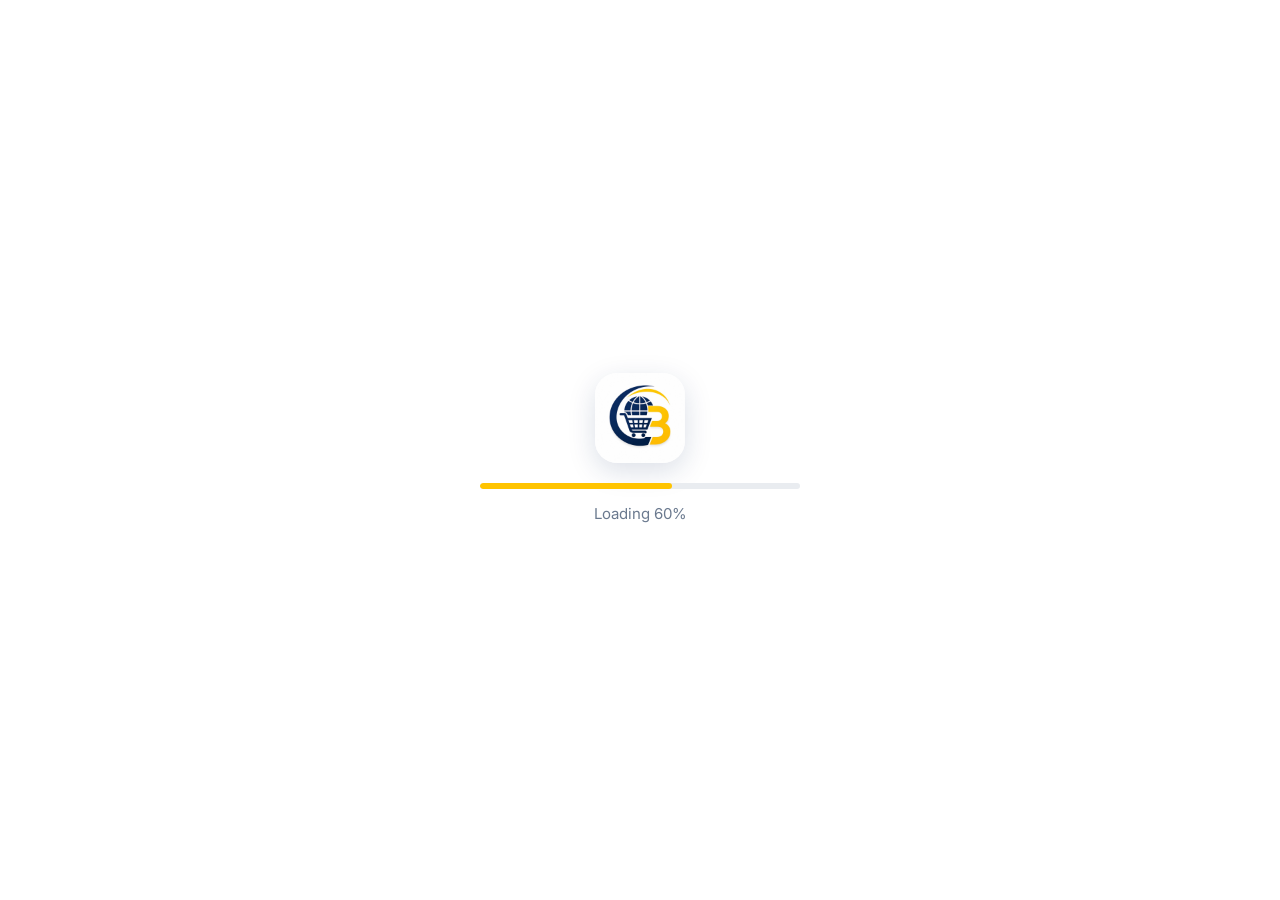
<file: index.html>
<!DOCTYPE html>
<html lang="en">
<head>
    <meta charset="UTF-8" />
    <meta name="viewport" content="width=device-width, initial-scale=1.0, maximum-scale=1.5" />
    <title>Global Bulk - B2B Marketplace</title>
    <meta name="description" content="Global Bulk — International B2B Marketplace. 12,000+ verified suppliers, 89 countries, secure Pi Network payment." />
    <link rel="icon" type="image/png" href="logoglobalbulk.png" />
    <link rel="apple-touch-icon" href="logoglobalbulk.png" />
    <link href="https://fonts.googleapis.com/css2?family=Inter:wght@300;400;500;600;700;800;900&display=swap" rel="stylesheet" />
    <link rel="stylesheet" href="https://cdnjs.cloudflare.com/ajax/libs/font-awesome/6.5.0/css/all.min.css" />
    
    <link rel="stylesheet" href="style.css?v=4" />
    <script src="https://sdk.minepi.com/pi-sdk.js"></script>
</head>
<body>

    <div id="globalLoader" class="global-loader-fullscreen">
        <div class="loader-content">
            <img src="logoglobalbulk.png" alt="Global Bulk" class="loader-logo" />
            <div class="loader-track"><div class="loader-bar" id="loaderBar" style="width:0%;"></div></div>
            <span id="loaderText" class="loader-text">Loading...</span>
        </div>
    </div>

    <div id="authRequiredModal" class="auth-modal">
        <div class="auth-modal-content">
            <div class="auth-modal-icon"><i class="fab fa-pi"></i></div>
            <h2>Pi connection required</h2>
            <p id="authModalMessage">You must connect with Pi Network to continue.</p>
            <button class="auth-modal-btn" id="authModalConnectBtn"><i class="fab fa-pi"></i><span>Connect now</span></button>
            <button class="auth-modal-cancel" id="authModalCancelBtn">Later</button>
        </div>
    </div>

    <div id="paymentModal" class="payment-modal">
        <div class="payment-modal-content">
            <div class="payment-modal-header">
                <div class="payment-icon"><i class="fab fa-pi"></i></div>
                <h2>Confirm payment</h2>
                <p>Verify details before validating</p>
            </div>
            <div class="payment-summary" id="paymentSummary"></div>
            <div class="payment-total"><span>Total to pay</span><span class="payment-amount" id="paymentAmount">0 π</span></div>
            <button class="payment-confirm-btn" id="paymentConfirmBtn"><i class="fab fa-pi"></i><span>Pay with Pi Network</span></button>
            <button class="payment-cancel-btn" id="paymentCancelBtn">Cancel</button>
        </div>
    </div>

    <div id="editProductModal" class="edit-product-modal">
        <div class="edit-product-content">
            <div class="edit-product-header">
                <h2><i class="fas fa-edit"></i> Edit product</h2>
                <button type="button" class="edit-close" id="editProductClose"><i class="fas fa-times"></i></button>
            </div>
            <form id="editProductForm" novalidate>
                <input type="hidden" id="epId" />
                <div class="form-group">
                    <label>Product name <span class="req">*</span></label>
                    <input type="text" id="epName" required />
                </div>
                <div class="form-group">
                    <label>Description <span class="req">*</span></label>
                    <textarea id="epDescription" rows="3" required></textarea>
                </div>
                <div class="form-row-2">
                    <div class="form-group">
                        <label>Price <span class="req">*</span></label>
                        <input type="number" id="epPrice" step="0.000001" min="0" required />
                    </div>
                    <div class="form-group">
                        <label>Unit</label>
                        <select id="epUnit">
                            <option value="Pi">Piece</option>
                            <option value="Kg">Kilogram</option>
                            <option value="L">Liter</option>
                            <option value="M">Meter</option>
                            <option value="Set">Set</option>
                            <option value="Tonne">Ton</option>
                        </select>
                    </div>
                </div>
                <div class="form-row-2">
                    <div class="form-group">
                        <label>Min order</label>
                        <input type="number" id="epMinOrder" min="1" required />
                    </div>
                    <div class="form-group">
                        <label>Available stock</label>
                        <input type="number" id="epStock" min="0" required />
                    </div>
                </div>
                <div class="form-group">
                    <label>Category</label>
                    <select id="epCategory" required></select>
                </div>
                <div class="form-group">
                    <label>Country</label>
                    <select id="epCountry" required></select>
                </div>
                <div class="edit-actions">
                    <button type="button" class="btn btn-outline" id="editProductCancel">Cancel</button>
                    <button type="submit" class="btn btn-primary"><i class="fas fa-save"></i> Save</button>
                </div>
            </form>
        </div>
    </div>

    <div id="appContent" style="display:none;">

        <header class="header">
            <div class="header-inner container">
                <a href="index.html" class="logo">
                    <img src="logoglobalbulk.png" alt="Global Bulk" class="logo-img" />
                    <span class="logo-text">GLOBAL<span>BULK</span></span>
                </a>
                <div class="header-actions">
                    <button class="icon-btn" id="searchToggle"><i class="fas fa-search"></i></button>
                    <button class="icon-btn"><i class="fas fa-envelope"></i><span class="badge-count">3</span></button>
                    <button class="icon-btn" id="cartToggle"><i class="fas fa-cart-shopping"></i><span class="badge-count" id="cartBadge">0</span></button>
                </div>
            </div>
            <div class="search-dropdown" id="searchDropdown">
                <div class="container">
                    <div class="search-bar">
                        <i class="fas fa-search"></i>
                        <input type="text" placeholder="Search for a product..." id="searchInput" />
                        <button type="button" id="searchBtn">Search</button>
                    </div>
                </div>
            </div>
        </header>

        <nav class="bottom-nav">
            <button class="nav-item active" data-page="home"><i class="fas fa-home"></i><span>Home</span></button>
            <button class="nav-item" data-page="market"><i class="fas fa-store"></i><span>Market</span></button>
            <button class="nav-item" data-page="publish"><i class="fas fa-plus-circle"></i><span>Publish</span></button>
            <button class="nav-item" data-page="suppliers"><i class="fas fa-truck"></i><span>Suppliers</span></button>
            <button class="nav-item" data-page="profile"><i class="fas fa-user"></i><span>Profile</span></button>
        </nav>

        <div id="mainContent">
            <section class="slider-section">
                <div class="slider-container">
                    <div class="slider-track" id="sliderTrack"></div>
                    <button class="slider-arrow prev" id="sliderPrev"><i class="fas fa-chevron-left"></i></button>
                    <button class="slider-arrow next" id="sliderNext"><i class="fas fa-chevron-right"></i></button>
                    <div class="slider-dots" id="sliderDots"></div>
                </div>
            </section>

            <div class="filter-bar container">
                <div class="filter-country">
                    <label><i class="fas fa-globe"></i> Country</label>
                    <select id="filterCountry"><option value="">All</option></select>
                </div>
                <div class="filter-categories-scroll">
                    <div class="filter-categories" id="categoryFilterList"></div>
                </div>
            </div>

            <main class="container">
                <section class="section marketplace" id="productsSection">
                    <div class="marketplace-header">
                        <h2>Wholesale offers</h2>
                        <span class="product-count" id="productCount">12 products</span>
                    </div>
                    <div class="product-grid" id="productGrid"></div>
                </section>

                <section class="section" id="suppliersSection">
                    <div class="section-header">
                        <h2>Verified suppliers</h2>
                        <a href="#">See all <i class="fas fa-arrow-right"></i></a>
                    </div>
                    <div class="supplier-grid" id="supplierGrid"></div>
                </section>

                <section class="section stats-section">
                    <div class="stats-grid">
                        <div class="stat-item"><span class="number" data-count="12480">0</span><span class="label">Suppliers</span></div>
                        <div class="stat-item"><span class="number" data-count="45600">0</span><span class="label">Products</span></div>
                        <div class="stat-item"><span class="number" data-count="89">0</span><span class="label">Countries</span></div>
                        <div class="stat-item"><span class="number" data-count="28750">0</span><span class="label">Orders</span></div>
                    </div>
                </section>
            </main>
        </div>

        <section class="section page-secondary" id="productDetail" style="display:none;">
            <div class="page-header">
                <button class="btn-back" onclick="closeProductDetail()"><i class="fas fa-arrow-left"></i> Back</button>
                <h2 class="page-title" id="productDetailTitle">Product details</h2>
            </div>
            <div class="card product-detail-card" id="productDetailContent"></div>
        </section>

        <section class="section page-secondary" id="publishSection" style="display:none;">
            <div class="page-header">
                <button class="btn-back" onclick="closePublish()"><i class="fas fa-arrow-left"></i> Back</button>
                <h2 class="page-title">Publish a product</h2>
            </div>
            <div class="publish-card-social">
                <div class="publish-header">
                    <div class="publish-avatar" id="publishAvatar">GB</div>
                    <div class="publish-user">
                        <span class="publish-name" id="publishName">Global Bulk</span>
                        <span class="publish-handle" id="publishHandle">@globalbulk</span>
                    </div>
                </div>
                <form id="publishForm" class="publish-form-social" novalidate>

                    <div class="form-section">
                        <h3 class="form-section-title"><i class="fas fa-info-circle"></i> Product presentation</h3>
                        <div class="form-group">
                            <label for="pName">Product name <span class="req">*</span></label>
                            <input type="text" id="pName" placeholder="Ex: Samsung Galaxy S24" required />
                        </div>
                        <div class="form-group">
                            <label for="pDescription">Detailed description <span class="req">*</span></label>
                            <textarea id="pDescription" rows="4" placeholder="Describe your product (features, quality, packaging...)" required></textarea>
                        </div>
                    </div>

                    <div class="form-section">
                        <h3 class="form-section-title"><i class="fas fa-camera"></i> Product photos</h3>
                        <div class="publish-images-upload">
                            <label class="upload-label" for="pImages">
                                <i class="fas fa-cloud-upload-alt"></i> Add photos (max 4)
                            </label>
                            <input type="file" id="pImages" accept="image/*" multiple />
                            <div class="upload-preview" id="uploadPreview"></div>
                        </div>
                    </div>

                    <div class="form-section">
                        <h3 class="form-section-title"><i class="fas fa-tags"></i> Category & Location</h3>
                        <div class="form-group">
                            <label for="pCategory">Category <span class="req">*</span></label>
                            <select id="pCategory" required><option value="">Select a category</option></select>
                        </div>
                        <div class="form-group">
                            <label for="pCountry">Country of origin <span class="req">*</span></label>
                            <select id="pCountry" required><option value="">Select a country</option></select>
                        </div>
                    </div>

                    <div class="form-section">
                        <h3 class="form-section-title"><i class="fas fa-coins"></i> Price & Availability</h3>
                        <div class="form-row-2">
                            <div class="form-group">
                                <label for="pPrice">Price <span class="req">*</span></label>
                                <input type="number" id="pPrice" step="0.000001" min="0" placeholder="Ex: 0.000001" required />
                            </div>
                            <div class="form-group">
                                <label for="pUnit">Unit <span class="req">*</span></label>
                                <select id="pUnit" required>
                                    <option value="Pi">Piece</option>
                                    <option value="Kg">Kilogram</option>
                                    <option value="L">Liter</option>
                                    <option value="M">Meter</option>
                                    <option value="Set">Set</option>
                                    <option value="Tonne">Ton</option>
                                </select>
                            </div>
                        </div>
                        <div class="form-row-2">
                            <div class="form-group">
                                <label for="pMinOrder">Min order <span class="req">*</span></label>
                                <input type="number" id="pMinOrder" min="1" placeholder="Ex: 10" required />
                            </div>
                            <div class="form-group">
                                <label for="pStock">Available stock <span class="req">*</span></label>
                                <input type="number" id="pStock" min="1" placeholder="Ex: 500" required />
                            </div>
                        </div>
                    </div>

                    <div class="form-section">
                        <h3 class="form-section-title"><i class="fas fa-building"></i> Supplier</h3>
                        <div class="form-group">
                            <label for="pSupplier">Supplier name <span class="req">*</span></label>
                            <input type="text" id="pSupplier" placeholder="Ex: TechImport Ltd" required />
                        </div>
                    </div>

                    <button type="submit" class="btn btn-primary btn-block publish-submit">
                        <i class="fas fa-rocket"></i> Publish my product
                    </button>
                </form>
            </div>
        </section>

        <section class="section page-secondary" id="profileSection" style="display:none;">
            <div class="page-header">
                <button class="btn-back" onclick="closeProfile()"><i class="fas fa-arrow-left"></i> Back</button>
                <h2 class="page-title">My profile</h2>
            </div>
            <div class="profile-wrapper">
                <div class="pi-account-card" id="piAccountCard">
                    <div class="pi-avatar" id="piAvatar"><i class="fab fa-pi"></i></div>
                    <h2 class="pi-account-username" id="piAccountUsername">Not connected</h2>
                    <p class="pi-account-subtitle" id="piAccountSubtitle">Connect with Pi Network</p>
                    <button class="pi-action-btn" id="piActionBtn">
                        <i class="fab fa-pi"></i>
                        <span id="piActionText">Connect with Pi Network</span>
                    </button>
                    <div class="pi-account-hint" id="piAccountHint"></div>
                </div>

                <div class="profile-menu">
                    <button class="menu-item" data-tab="mon-profil">
                        <div class="menu-icon"><i class="fas fa-id-card"></i></div>
                        <span class="menu-label">My profile</span>
                        <i class="fas fa-chevron-right menu-arrow"></i>
                    </button>
                    <button class="menu-item" data-tab="mes-achats">
                        <div class="menu-icon purchases"><i class="fas fa-shopping-bag"></i></div>
                        <span class="menu-label">My purchases</span>
                        <i class="fas fa-chevron-right menu-arrow"></i>
                    </button>
                    <button class="menu-item" data-tab="mes-ventes">
                        <div class="menu-icon sales"><i class="fas fa-store"></i></div>
                        <span class="menu-label">My sales</span>
                        <i class="fas fa-chevron-right menu-arrow"></i>
                    </button>
                    <button class="menu-item" data-tab="mes-commandes">
                        <div class="menu-icon orders"><i class="fas fa-clipboard-list"></i></div>
                        <span class="menu-label">My orders</span>
                        <i class="fas fa-chevron-right menu-arrow"></i>
                    </button>
                    <button class="menu-item" data-tab="historique">
                        <div class="menu-icon history"><i class="fas fa-history"></i></div>
                        <span class="menu-label">History</span>
                        <i class="fas fa-chevron-right menu-arrow"></i>
                    </button>
                    <button class="menu-item" data-tab="parametres">
                        <div class="menu-icon"><i class="fas fa-cog"></i></div>
                        <span class="menu-label">Settings</span>
                        <i class="fas fa-chevron-right menu-arrow"></i>
                    </button>
                    <button class="menu-item" data-tab="faq">
                        <div class="menu-icon"><i class="fas fa-question"></i></div>
                        <span class="menu-label">FAQ</span>
                        <i class="fas fa-chevron-right menu-arrow"></i>
                    </button>
                    
                    <!-- Lien direct vers le livre blanc -->
                    <a href="whitepaper.html" class="menu-item" style="text-decoration: none;">
                        <div class="menu-icon" style="background: #FEE2E2; color: #DC2626;"><i class="fas fa-file-pdf"></i></div>
                        <span class="menu-label">Whitepaper</span>
                        <i class="fas fa-chevron-right menu-arrow"></i>
                    </a>
                </div>
            </div>
        </section>

        <div class="side-drawer-overlay" id="sideDrawerOverlay"></div>
        <aside class="side-drawer" id="sideDrawer">
            <div class="side-drawer-header">
                <button class="side-drawer-back" id="sideDrawerBack"><i class="fas fa-arrow-left"></i></button>
                <h2 class="side-drawer-title" id="sideDrawerTitle">Detail</h2>
                <button class="side-drawer-close" id="sideDrawerClose"><i class="fas fa-times"></i></button>
            </div>
            <div class="side-drawer-content" id="sideDrawerContent"></div>
        </aside>

        <div class="cart-overlay" id="cartOverlay">
            <div class="cart-panel">
                <div class="cart-header">
                    <h3>Your cart</h3>
                    <button class="cart-close" id="cartClose"><i class="fas fa-times"></i></button>
                </div>
                <div class="cart-body" id="cartBody">
                    <div class="cart-empty"><i class="fas fa-shopping-bag"></i><p>Your cart is empty</p></div>
                </div>
                <div class="cart-footer" id="cartFooter" style="display:none;">
                    <div class="cart-financials">
                        <div class="cart-line">
                            <span data-i18n="cart_subtotal">Subtotal</span>
                            <span id="cartSubtotalPrice">0 π</span>
                        </div>
                        <div class="cart-line">
                            <span data-i18n="cart_buyer_fee">Buyer fee (2%)</span>
                            <span id="cartBuyerFee">0 π</span>
                        </div>
                        <div class="cart-total">
                            <span data-i18n="cart_total_pay">Total to pay</span>
                            <span id="cartTotalPrice">0 π</span>
                        </div>
                    </div>
                    <button class="btn-pi-pay" id="checkoutBtn"><i class="fab fa-pi"></i> Pay with Pi</button>
                </div>
            </div>
        </div>

        <footer class="footer">
            <div class="container">
                <div class="footer-grid">
                    <div class="footer-col">
                        <div class="logo"><img src="logoglobalbulk.png" alt="Global Bulk" class="logo-img" /><span class="logo-text">GLOBAL<span>BULK</span></span></div>
                        <p class="footer-desc">The reference B2B platform for international wholesale trade.</p>
                    </div>
                    <div class="footer-col">
                        <h4>Quick links</h4>
                        <ul>
                            <li><a href="index.html">Home</a></li>
                            <li><a href="#" id="footerPublish">Publish</a></li>
                            <li><a href="faq.html">FAQ</a></li>
                            <li><a href="whitepaper.html">Whitepaper</a></li>
                        </ul>
                    </div>
                    <div class="footer-col">
                        <h4>About</h4>
                        <ul>
                            <li><a href="whitepaper.html">Whitepaper</a></li>
                            <li><a href="terms.html">Terms</a></li>
                            <li><a href="privacy.html">Privacy</a></li>
                        </ul>
                    </div>
                    <div class="footer-col">
                        <h4>Contact</h4>
                        <ul class="footer-contact">
                            <li><i class="fas fa-map-marker-alt"></i> 12 rue du Commerce, 75001 Paris</li>
                            <li><i class="fas fa-envelope"></i> contact@globalbulk.com</li>
                        </ul>
                    </div>
                </div>
                <div class="footer-bottom">
                    <div class="social-links-footer">
                        <a href="https://x.com/GlobalBulk" target="_blank" rel="noopener noreferrer" aria-label="X (Twitter)" class="social-x"><i class="fab fa-x-twitter"></i></a>
                        <a href="https://www.facebook.com/share/19GwWG3QJi/" target="_blank" rel="noopener noreferrer" aria-label="Facebook" class="social-fb"><i class="fab fa-facebook-f"></i></a>
                        <a href="https://whatsapp.com/channel/0029VbDvvwi9mrGWHAbw7x0x" target="_blank" rel="noopener noreferrer" aria-label="WhatsApp Channel" class="social-wa"><i class="fab fa-whatsapp"></i></a>
                    </div>
                    <span>&copy; 2026 Global Bulk - All rights reserved</span>
                </div>
            </div>
        </footer>

        <div class="toast-container" id="toastContainer"></div>

    </div>

    <script src="script.js?v=4"></script>
</body>
</html>
</file>
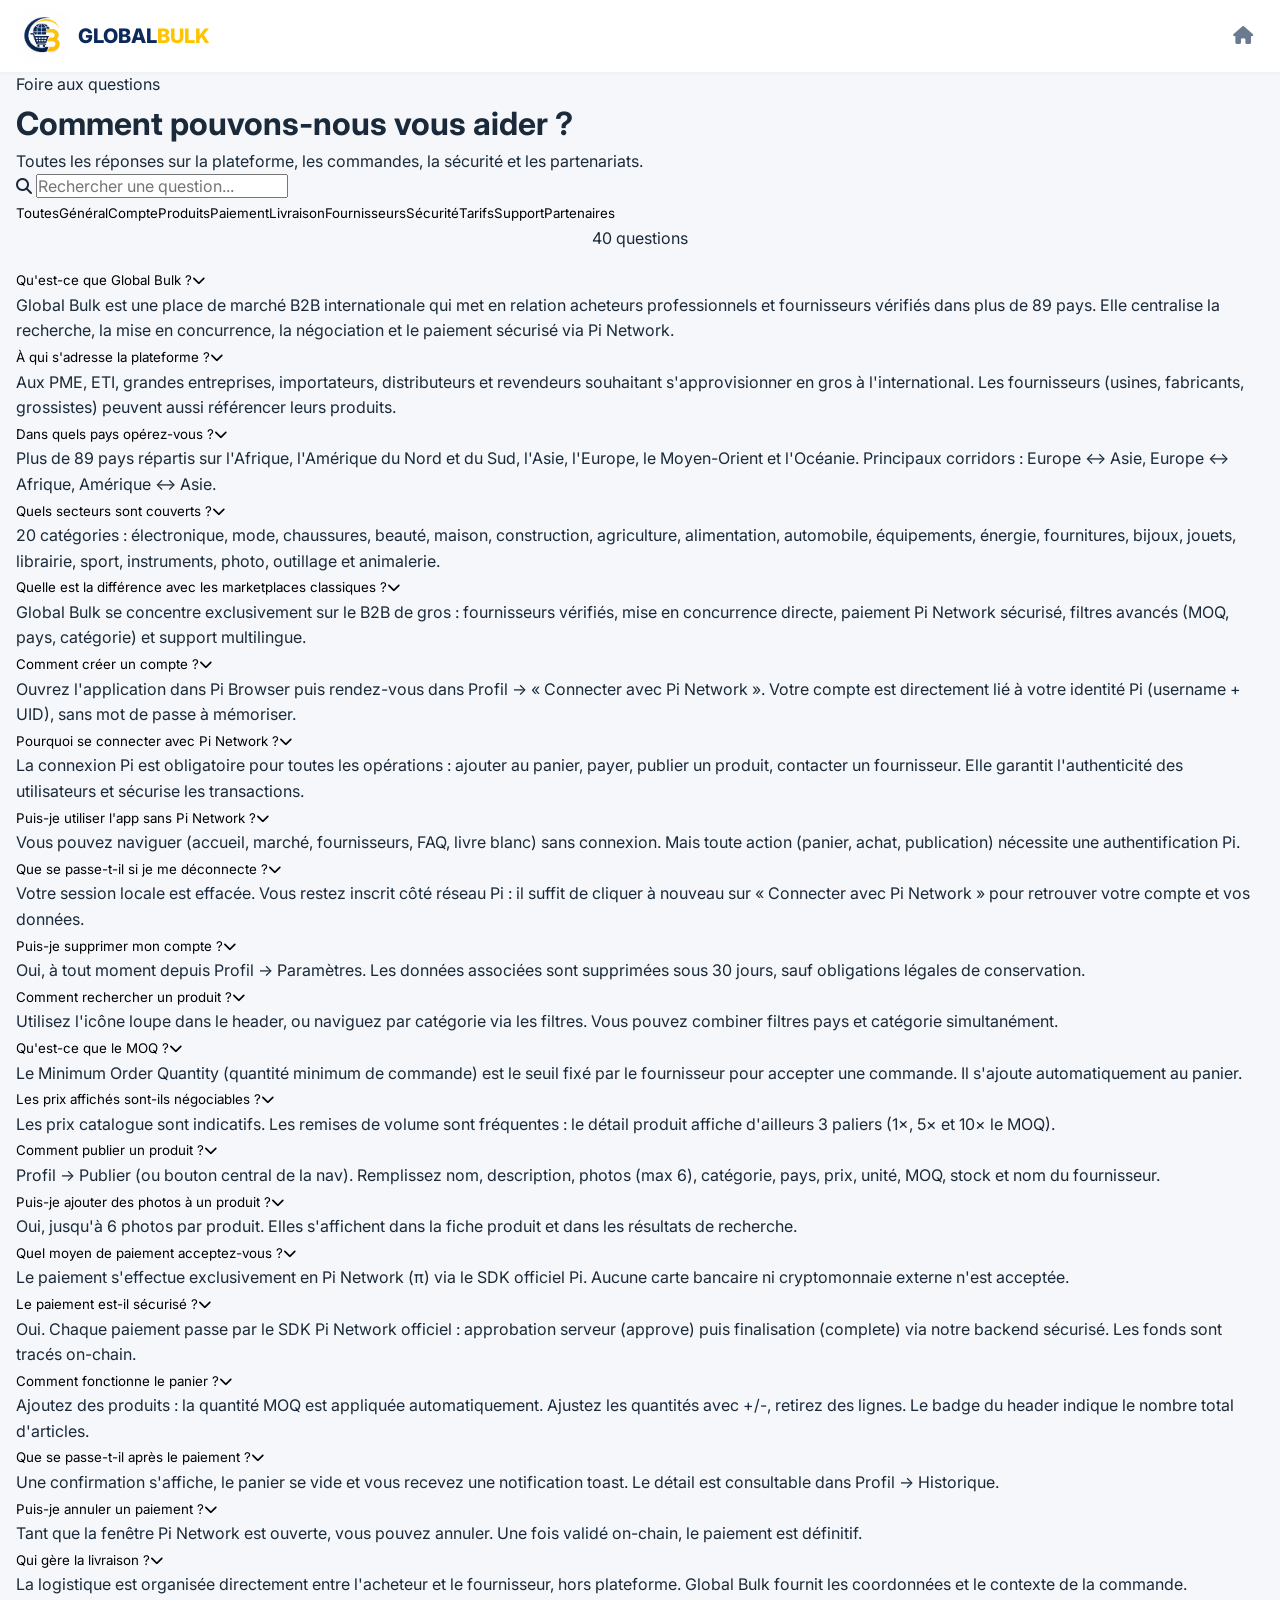
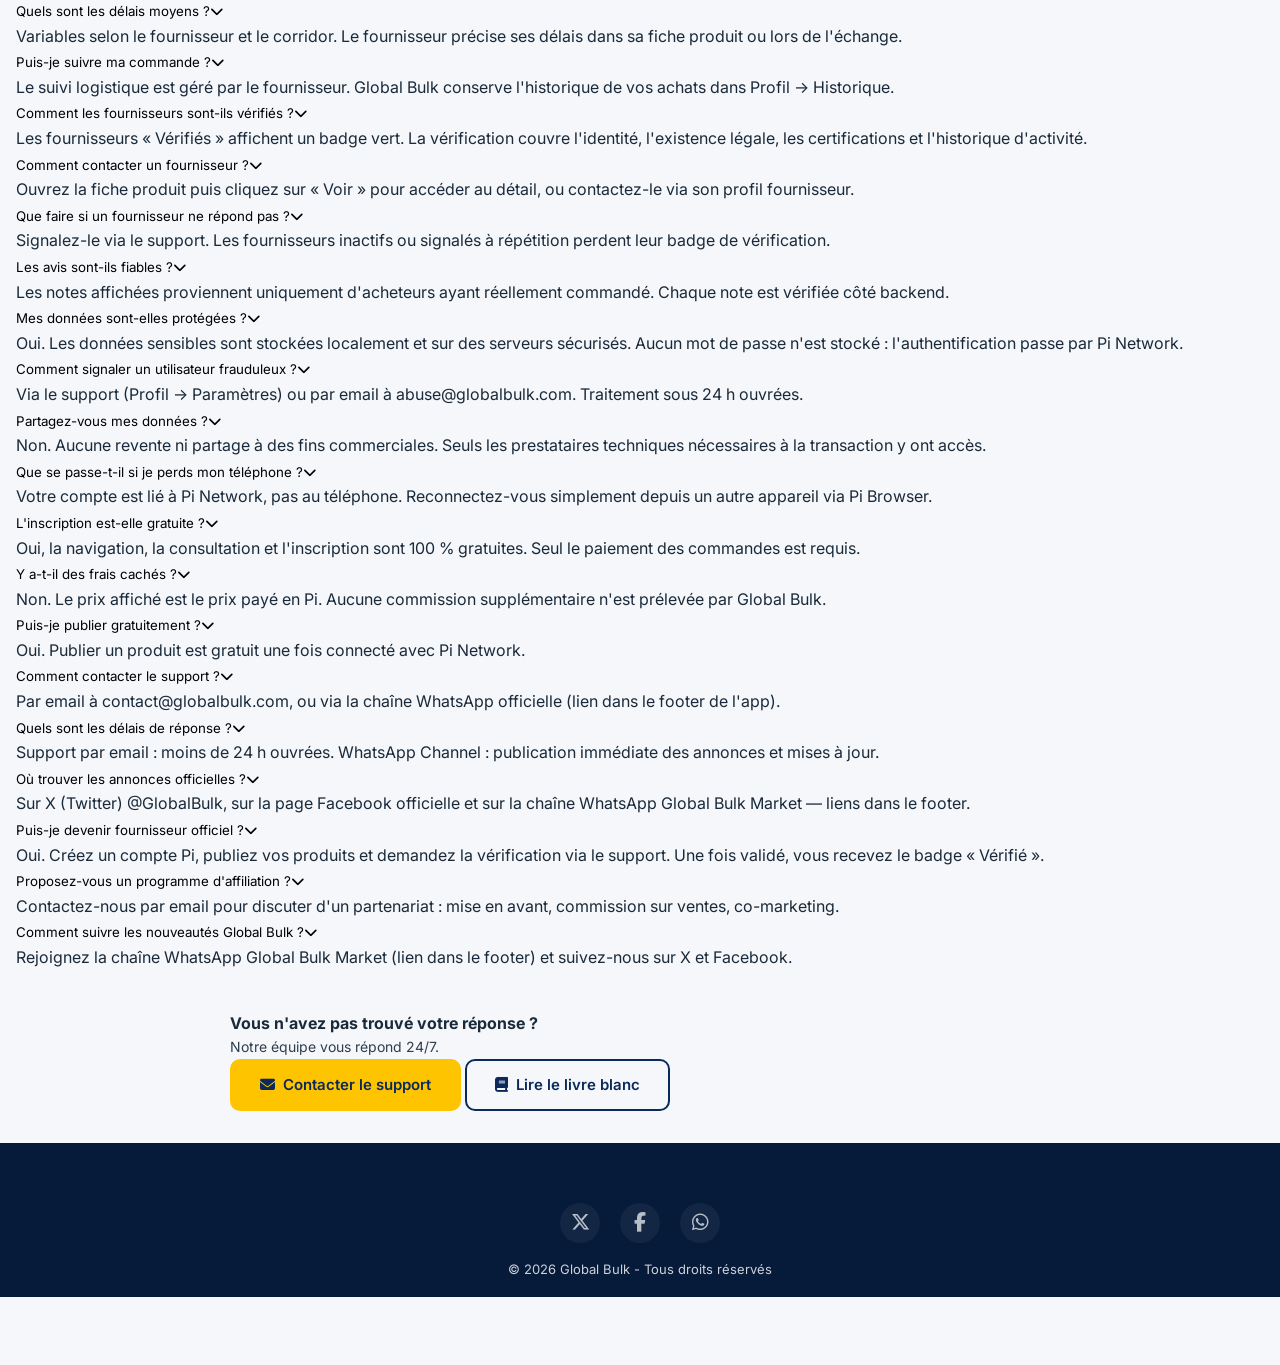
<file: faq.html>
<!DOCTYPE html>
<html lang="fr">
<head>
<meta charset="UTF-8" />
<meta name="viewport" content="width=device-width, initial-scale=1.0" />
<title>FAQ — Global Bulk</title>
<meta name="description" content="Foire aux questions Global Bulk : inscription, commandes, paiements, sécurité, livraison, support et partenariats." />
<link rel="icon" href="logoglobalbulk.png" />
<link href="https://fonts.googleapis.com/css2?family=Inter:wght@300;400;500;600;700;800;900&display=swap" rel="stylesheet" />
<link rel="stylesheet" href="https://cdnjs.cloudflare.com/ajax/libs/font-awesome/6.5.0/css/all.min.css" />
<link rel="stylesheet" href="style.css" />
</head>
<body class="standalone-page">

<header class="header">
  <div class="header-inner container">
    <a href="index.html" class="logo">
      <img src="logoglobalbulk.png" alt="Global Bulk" class="logo-img" />
      <span class="logo-text">GLOBAL<span>BULK</span></span>
    </a>
    <div class="header-actions">
      <a href="index.html" class="icon-btn" title="Accueil"><i class="fas fa-home"></i></a>
    </div>
  </div>
</header>

<main class="container doc-main">

  <header class="faq-header">
    <span class="doc-badge">Foire aux questions</span>
    <h1>Comment pouvons-nous vous aider ?</h1>
    <p class="doc-subtitle">Toutes les réponses sur la plateforme, les commandes, la sécurité et les partenariats.</p>
  </header>

  <div class="faq-toolbar">
    <div class="search-box">
      <i class="fas fa-search"></i>
      <input type="search" id="faqSearch" placeholder="Rechercher une question..." />
    </div>
    <div class="faq-filters" id="faqFilters"></div>
  </div>

  <div class="faq-drawer-count" id="faqCount" style="text-align:center;margin-bottom:16px;">40 questions</div>

  <div class="faq-list" id="faqList"></div>

  <div class="faq-drawer-empty" id="faqEmpty" style="display:none;">
    <i class="fas fa-circle-question"></i>
    <p>Aucune question ne correspond à votre recherche.</p>
  </div>

  <section class="cta-box" style="margin-top:40px;max-width:820px;margin-left:auto;margin-right:auto;">
    <p><strong>Vous n'avez pas trouvé votre réponse ?</strong></p>
    <p style="font-size:14px;opacity:.9;">Notre équipe vous répond 24/7.</p>
    <div class="cta-actions">
      <a href="mailto:contact@globalbulk.com" class="btn btn-primary"><i class="fas fa-envelope"></i> Contacter le support</a>
      <a href="whitepaper.html" class="btn btn-outline"><i class="fas fa-book"></i> Lire le livre blanc</a>
    </div>
  </section>
</main>

<footer class="footer">
  <div class="container">
    <div class="footer-bottom" style="border-top:none;">
      <div class="social-links-footer">
        <a href="https://x.com/GlobalBulk" target="_blank" rel="noopener noreferrer" aria-label="X (Twitter)" class="social-x"><i class="fab fa-x-twitter"></i></a>
        <a href="https://www.facebook.com/share/19GwWG3QJi/" target="_blank" rel="noopener noreferrer" aria-label="Facebook" class="social-fb"><i class="fab fa-facebook-f"></i></a>
        <a href="https://whatsapp.com/channel/0029VbDvvwi9mrGWHAbw7x0x" target="_blank" rel="noopener noreferrer" aria-label="WhatsApp Channel" class="social-wa"><i class="fab fa-whatsapp"></i></a>
      </div>
      <span>&copy; 2026 Global Bulk - Tous droits réservés</span>
    </div>
  </div>
</footer>

<script>
(function () {
  'use strict';

  var FAQ_CATEGORIES = [
    { key: 'general',      label: 'Général' },
    { key: 'compte',       label: 'Compte' },
    { key: 'produits',     label: 'Produits' },
    { key: 'paiement',     label: 'Paiement' },
    { key: 'livraison',    label: 'Livraison' },
    { key: 'fournisseurs', label: 'Fournisseurs' },
    { key: 'securite',     label: 'Sécurité' },
    { key: 'tarifs',       label: 'Tarifs' },
    { key: 'support',      label: 'Support' },
    { key: 'partenaires',  label: 'Partenaires' }
  ];

  var FAQ_DATA = [
    { cat:'general', q:"Qu'est-ce que Global Bulk ?", a:"Global Bulk est une place de marché B2B internationale qui met en relation acheteurs professionnels et fournisseurs vérifiés dans plus de 89 pays. Elle centralise la recherche, la mise en concurrence, la négociation et le paiement sécurisé via Pi Network." },
    { cat:'general', q:"À qui s'adresse la plateforme ?", a:"Aux PME, ETI, grandes entreprises, importateurs, distributeurs et revendeurs souhaitant s'approvisionner en gros à l'international. Les fournisseurs (usines, fabricants, grossistes) peuvent aussi référencer leurs produits." },
    { cat:'general', q:"Dans quels pays opérez-vous ?", a:"Plus de 89 pays répartis sur l'Afrique, l'Amérique du Nord et du Sud, l'Asie, l'Europe, le Moyen-Orient et l'Océanie. Principaux corridors : Europe ↔ Asie, Europe ↔ Afrique, Amérique ↔ Asie." },
    { cat:'general', q:"Quels secteurs sont couverts ?", a:"20 catégories : électronique, mode, chaussures, beauté, maison, construction, agriculture, alimentation, automobile, équipements, énergie, fournitures, bijoux, jouets, librairie, sport, instruments, photo, outillage et animalerie." },
    { cat:'general', q:"Quelle est la différence avec les marketplaces classiques ?", a:"Global Bulk se concentre exclusivement sur le B2B de gros : fournisseurs vérifiés, mise en concurrence directe, paiement Pi Network sécurisé, filtres avancés (MOQ, pays, catégorie) et support multilingue." },

    { cat:'compte', q:"Comment créer un compte ?", a:"Ouvrez l'application dans Pi Browser puis rendez-vous dans Profil → « Connecter avec Pi Network ». Votre compte est directement lié à votre identité Pi (username + UID), sans mot de passe à mémoriser." },
    { cat:'compte', q:"Pourquoi se connecter avec Pi Network ?", a:"La connexion Pi est obligatoire pour toutes les opérations : ajouter au panier, payer, publier un produit, contacter un fournisseur. Elle garantit l'authenticité des utilisateurs et sécurise les transactions." },
    { cat:'compte', q:"Puis-je utiliser l'app sans Pi Network ?", a:"Vous pouvez naviguer (accueil, marché, fournisseurs, FAQ, livre blanc) sans connexion. Mais toute action (panier, achat, publication) nécessite une authentification Pi." },
    { cat:'compte', q:"Que se passe-t-il si je me déconnecte ?", a:"Votre session locale est effacée. Vous restez inscrit côté réseau Pi : il suffit de cliquer à nouveau sur « Connecter avec Pi Network » pour retrouver votre compte et vos données." },
    { cat:'compte', q:"Puis-je supprimer mon compte ?", a:"Oui, à tout moment depuis Profil → Paramètres. Les données associées sont supprimées sous 30 jours, sauf obligations légales de conservation." },

    { cat:'produits', q:"Comment rechercher un produit ?", a:"Utilisez l'icône loupe dans le header, ou naviguez par catégorie via les filtres. Vous pouvez combiner filtres pays et catégorie simultanément." },
    { cat:'produits', q:"Qu'est-ce que le MOQ ?", a:"Le Minimum Order Quantity (quantité minimum de commande) est le seuil fixé par le fournisseur pour accepter une commande. Il s'ajoute automatiquement au panier." },
    { cat:'produits', q:"Les prix affichés sont-ils négociables ?", a:"Les prix catalogue sont indicatifs. Les remises de volume sont fréquentes : le détail produit affiche d'ailleurs 3 paliers (1×, 5× et 10× le MOQ)." },
    { cat:'produits', q:"Comment publier un produit ?", a:"Profil → Publier (ou bouton central de la nav). Remplissez nom, description, photos (max 6), catégorie, pays, prix, unité, MOQ, stock et nom du fournisseur." },
    { cat:'produits', q:"Puis-je ajouter des photos à un produit ?", a:"Oui, jusqu'à 6 photos par produit. Elles s'affichent dans la fiche produit et dans les résultats de recherche." },

    { cat:'paiement', q:"Quel moyen de paiement acceptez-vous ?", a:"Le paiement s'effectue exclusivement en Pi Network (π) via le SDK officiel Pi. Aucune carte bancaire ni cryptomonnaie externe n'est acceptée." },
    { cat:'paiement', q:"Le paiement est-il sécurisé ?", a:"Oui. Chaque paiement passe par le SDK Pi Network officiel : approbation serveur (approve) puis finalisation (complete) via notre backend sécurisé. Les fonds sont tracés on-chain." },
    { cat:'paiement', q:"Comment fonctionne le panier ?", a:"Ajoutez des produits : la quantité MOQ est appliquée automatiquement. Ajustez les quantités avec +/-, retirez des lignes. Le badge du header indique le nombre total d'articles." },
    { cat:'paiement', q:"Que se passe-t-il après le paiement ?", a:"Une confirmation s'affiche, le panier se vide et vous recevez une notification toast. Le détail est consultable dans Profil → Historique." },
    { cat:'paiement', q:"Puis-je annuler un paiement ?", a:"Tant que la fenêtre Pi Network est ouverte, vous pouvez annuler. Une fois validé on-chain, le paiement est définitif." },

    { cat:'livraison', q:"Qui gère la livraison ?", a:"La logistique est organisée directement entre l'acheteur et le fournisseur, hors plateforme. Global Bulk fournit les coordonnées et le contexte de la commande." },
    { cat:'livraison', q:"Quels sont les délais moyens ?", a:"Variables selon le fournisseur et le corridor. Le fournisseur précise ses délais dans sa fiche produit ou lors de l'échange." },
    { cat:'livraison', q:"Puis-je suivre ma commande ?", a:"Le suivi logistique est géré par le fournisseur. Global Bulk conserve l'historique de vos achats dans Profil → Historique." },

    { cat:'fournisseurs', q:"Comment les fournisseurs sont-ils vérifiés ?", a:"Les fournisseurs « Vérifiés » affichent un badge vert. La vérification couvre l'identité, l'existence légale, les certifications et l'historique d'activité." },
    { cat:'fournisseurs', q:"Comment contacter un fournisseur ?", a:"Ouvrez la fiche produit puis cliquez sur « Voir » pour accéder au détail, ou contactez-le via son profil fournisseur." },
    { cat:'fournisseurs', q:"Que faire si un fournisseur ne répond pas ?", a:"Signalez-le via le support. Les fournisseurs inactifs ou signalés à répétition perdent leur badge de vérification." },
    { cat:'fournisseurs', q:"Les avis sont-ils fiables ?", a:"Les notes affichées proviennent uniquement d'acheteurs ayant réellement commandé. Chaque note est vérifiée côté backend." },

    { cat:'securite', q:"Mes données sont-elles protégées ?", a:"Oui. Les données sensibles sont stockées localement et sur des serveurs sécurisés. Aucun mot de passe n'est stocké : l'authentification passe par Pi Network." },
    { cat:'securite', q:"Comment signaler un utilisateur frauduleux ?", a:"Via le support (Profil → Paramètres) ou par email à abuse@globalbulk.com. Traitement sous 24 h ouvrées." },
    { cat:'securite', q:"Partagez-vous mes données ?", a:"Non. Aucune revente ni partage à des fins commerciales. Seuls les prestataires techniques nécessaires à la transaction y ont accès." },
    { cat:'securite', q:"Que se passe-t-il si je perds mon téléphone ?", a:"Votre compte est lié à Pi Network, pas au téléphone. Reconnectez-vous simplement depuis un autre appareil via Pi Browser." },

    { cat:'tarifs', q:"L'inscription est-elle gratuite ?", a:"Oui, la navigation, la consultation et l'inscription sont 100 % gratuites. Seul le paiement des commandes est requis." },
    { cat:'tarifs', q:"Y a-t-il des frais cachés ?", a:"Non. Le prix affiché est le prix payé en Pi. Aucune commission supplémentaire n'est prélevée par Global Bulk." },
    { cat:'tarifs', q:"Puis-je publier gratuitement ?", a:"Oui. Publier un produit est gratuit une fois connecté avec Pi Network." },

    { cat:'support', q:"Comment contacter le support ?", a:"Par email à contact@globalbulk.com, ou via la chaîne WhatsApp officielle (lien dans le footer de l'app)." },
    { cat:'support', q:"Quels sont les délais de réponse ?", a:"Support par email : moins de 24 h ouvrées. WhatsApp Channel : publication immédiate des annonces et mises à jour." },
    { cat:'support', q:"Où trouver les annonces officielles ?", a:"Sur X (Twitter) @GlobalBulk, sur la page Facebook officielle et sur la chaîne WhatsApp Global Bulk Market — liens dans le footer." },

    { cat:'partenaires', q:"Puis-je devenir fournisseur officiel ?", a:"Oui. Créez un compte Pi, publiez vos produits et demandez la vérification via le support. Une fois validé, vous recevez le badge « Vérifié »." },
    { cat:'partenaires', q:"Proposez-vous un programme d'affiliation ?", a:"Contactez-nous par email pour discuter d'un partenariat : mise en avant, commission sur ventes, co-marketing." },
    { cat:'partenaires', q:"Comment suivre les nouveautés Global Bulk ?", a:"Rejoignez la chaîne WhatsApp Global Bulk Market (lien dans le footer) et suivez-nous sur X et Facebook." }
  ];

  var faqCat = 'all';
  var faqQuery = '';

  function renderChips() {
    var wrap = document.getElementById('faqFilters');
    if (!wrap) return;
    var cats = [{ key: 'all', label: 'Toutes' }].concat(FAQ_CATEGORIES);
    wrap.innerHTML = cats.map(function (c) {
      return '<button data-cat="' + c.key + '"' + (c.key === faqCat ? ' class="active"' : '') + '>' + c.label + '</button>';
    }).join('');
    wrap.querySelectorAll('button').forEach(function (b) {
      b.addEventListener('click', function () {
        faqCat = b.getAttribute('data-cat');
        renderChips();
        renderList();
      });
    });
  }

  function renderList() {
    var list = document.getElementById('faqList');
    var empty = document.getElementById('faqEmpty');
    var count = document.getElementById('faqCount');
    if (!list) return;

    var filtered = FAQ_DATA.filter(function (item) {
      var catOk = (faqCat === 'all' || item.cat === faqCat);
      var queryOk = !faqQuery ||
        item.q.toLowerCase().indexOf(faqQuery) !== -1 ||
        item.a.toLowerCase().indexOf(faqQuery) !== -1;
      return catOk && queryOk;
    });

    if (filtered.length === 0) {
      list.innerHTML = '';
      if (empty) empty.style.display = 'block';
    } else {
      if (empty) empty.style.display = 'none';
      list.innerHTML = filtered.map(function (item) {
        return '<div class="faq-item">' +
          '<button class="faq-q"><span>' + item.q + '</span><i class="fas fa-chevron-down"></i></button>' +
          '<div class="faq-a"><p>' + item.a + '</p></div>' +
        '</div>';
      }).join('');
    }
    if (count) count.textContent = filtered.length + ' question' + (filtered.length > 1 ? 's' : '');

    list.querySelectorAll('.faq-q').forEach(function (btn) {
      btn.addEventListener('click', function () {
        btn.parentElement.classList.toggle('open');
      });
    });
  }

  var search = document.getElementById('faqSearch');
  if (search) {
    search.addEventListener('input', function (e) {
      faqQuery = e.target.value.trim().toLowerCase();
      renderList();
    });
  }
  renderChips();
  renderList();
})();
</script>
</body>
</html>
</file>
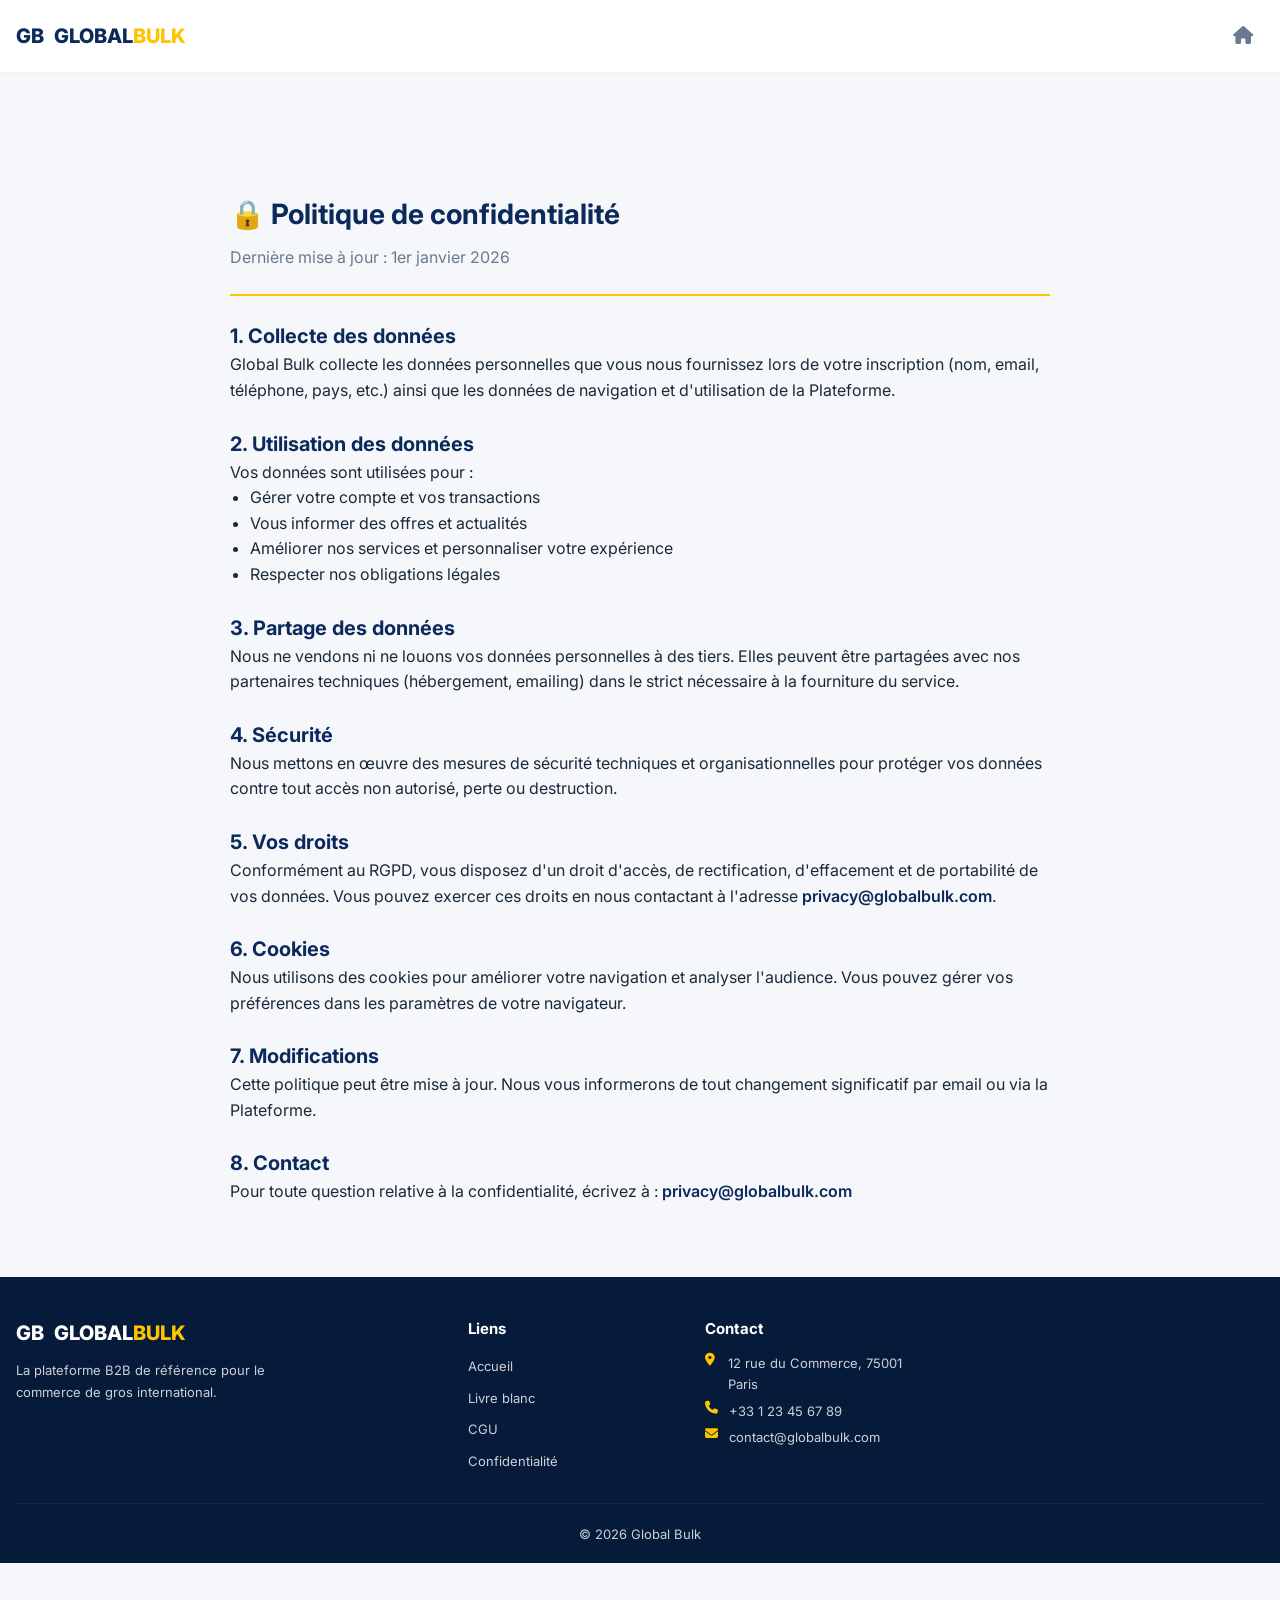
<file: privacy.html>
<!DOCTYPE html>
<html lang="fr">
<head>
    <meta charset="UTF-8" />
    <meta name="viewport" content="width=device-width, initial-scale=1.0" />
    <title>Politique de confidentialité - Global Bulk</title>
    <link rel="icon" href="data:image/svg+xml,<svg xmlns='http://www.w3.org/2000/svg' viewBox='0 0 100 100'><text y='.9em' font-size='80'>🌐</text></svg>" />
    <link href="https://fonts.googleapis.com/css2?family=Inter:wght@300;400;500;600;700;800;900&display=swap" rel="stylesheet" />
    <link rel="stylesheet" href="https://cdnjs.cloudflare.com/ajax/libs/font-awesome/6.5.0/css/all.min.css" />
    <link rel="stylesheet" href="style.css" />
</head>
<body>
    <header class="header">
        <div class="header-inner container">
            <a href="index.html" class="logo">
                <span class="logo-icon">GB</span>
                <span class="logo-text">GLOBAL<span>BULK</span></span>
            </a>
            <div class="header-actions">
                <a href="index.html" class="icon-btn"><i class="fas fa-home"></i></a>
            </div>
        </div>
    </header>

    <main class="container" style="padding-top: 80px; min-height: calc(100vh - 200px);">
        <div class="card" style="max-width: 900px; margin: 0 auto; padding: 40px;">
            <h1 style="color: var(--primary); font-size: 28px; margin-bottom: 8px;">🔒 Politique de confidentialité</h1>
            <p style="color: var(--text-muted); margin-bottom: 24px;">Dernière mise à jour : 1er janvier 2026</p>
            <hr style="border: none; border-top: 2px solid var(--secondary); margin-bottom: 24px;" />

            <h2 style="color: var(--primary); font-size: 20px; margin-top: 24px;">1. Collecte des données</h2>
            <p>Global Bulk collecte les données personnelles que vous nous fournissez lors de votre inscription (nom, email, téléphone, pays, etc.) ainsi que les données de navigation et d'utilisation de la Plateforme.</p>

            <h2 style="color: var(--primary); font-size: 20px; margin-top: 24px;">2. Utilisation des données</h2>
            <p>Vos données sont utilisées pour :</p>
            <ul style="list-style: disc; padding-left: 20px;">
                <li>Gérer votre compte et vos transactions</li>
                <li>Vous informer des offres et actualités</li>
                <li>Améliorer nos services et personnaliser votre expérience</li>
                <li>Respecter nos obligations légales</li>
            </ul>

            <h2 style="color: var(--primary); font-size: 20px; margin-top: 24px;">3. Partage des données</h2>
            <p>Nous ne vendons ni ne louons vos données personnelles à des tiers. Elles peuvent être partagées avec nos partenaires techniques (hébergement, emailing) dans le strict nécessaire à la fourniture du service.</p>

            <h2 style="color: var(--primary); font-size: 20px; margin-top: 24px;">4. Sécurité</h2>
            <p>Nous mettons en œuvre des mesures de sécurité techniques et organisationnelles pour protéger vos données contre tout accès non autorisé, perte ou destruction.</p>

            <h2 style="color: var(--primary); font-size: 20px; margin-top: 24px;">5. Vos droits</h2>
            <p>Conformément au RGPD, vous disposez d'un droit d'accès, de rectification, d'effacement et de portabilité de vos données. Vous pouvez exercer ces droits en nous contactant à l'adresse <a href="mailto:privacy@globalbulk.com" style="color: var(--primary); font-weight:600;">privacy@globalbulk.com</a>.</p>

            <h2 style="color: var(--primary); font-size: 20px; margin-top: 24px;">6. Cookies</h2>
            <p>Nous utilisons des cookies pour améliorer votre navigation et analyser l'audience. Vous pouvez gérer vos préférences dans les paramètres de votre navigateur.</p>

            <h2 style="color: var(--primary); font-size: 20px; margin-top: 24px;">7. Modifications</h2>
            <p>Cette politique peut être mise à jour. Nous vous informerons de tout changement significatif par email ou via la Plateforme.</p>

            <h2 style="color: var(--primary); font-size: 20px; margin-top: 24px;">8. Contact</h2>
            <p>Pour toute question relative à la confidentialité, écrivez à : <a href="mailto:privacy@globalbulk.com" style="color: var(--primary); font-weight:600;">privacy@globalbulk.com</a></p>
        </div>
    </main>

    <footer class="footer">
        <div class="container">
            <div class="footer-grid">
                <div class="footer-col">
                    <div class="logo"><span class="logo-icon">GB</span><span class="logo-text">GLOBAL<span>BULK</span></span></div>
                    <p class="footer-desc">La plateforme B2B de référence pour le commerce de gros international.</p>
                </div>
                <div class="footer-col">
                    <h4>Liens</h4>
                    <ul>
                        <li><a href="index.html">Accueil</a></li>
                        <li><a href="whitepaper.html">Livre blanc</a></li>
                        <li><a href="terms.html">CGU</a></li>
                        <li><a href="privacy.html">Confidentialité</a></li>
                    </ul>
                </div>
                <div class="footer-col">
                    <h4>Contact</h4>
                    <ul class="footer-contact">
                        <li><i class="fas fa-map-marker-alt"></i> 12 rue du Commerce, 75001 Paris</li>
                        <li><i class="fas fa-phone"></i> +33 1 23 45 67 89</li>
                        <li><i class="fas fa-envelope"></i> contact@globalbulk.com</li>
                    </ul>
                </div>
            </div>
            <div class="footer-bottom">
                <span>&copy; 2026 Global Bulk</span>
            </div>
        </div>
    </footer>
</body>
</html>
</file>
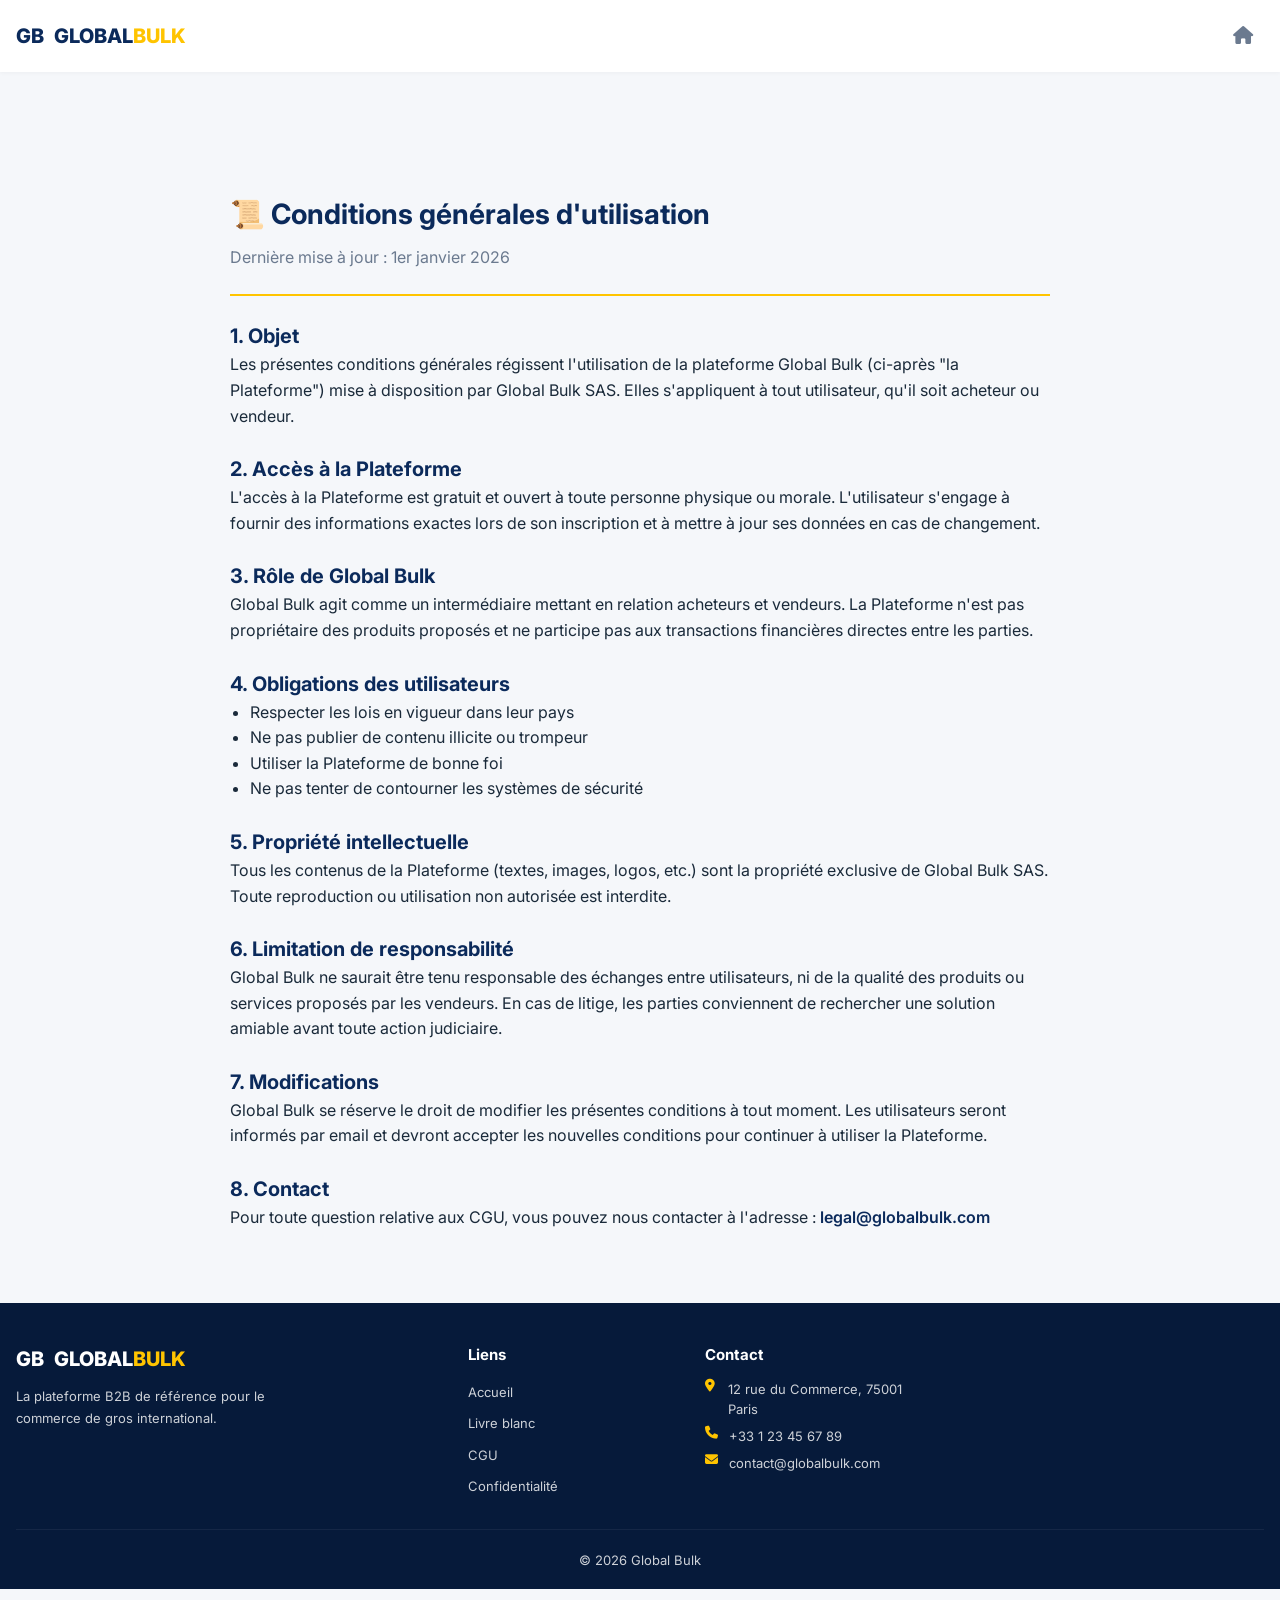
<file: terms.html>
<!DOCTYPE html>
<html lang="fr">
<head>
    <meta charset="UTF-8" />
    <meta name="viewport" content="width=device-width, initial-scale=1.0" />
    <title>Conditions générales - Global Bulk</title>
    <link rel="icon" href="data:image/svg+xml,<svg xmlns='http://www.w3.org/2000/svg' viewBox='0 0 100 100'><text y='.9em' font-size='80'>🌐</text></svg>" />
    <link href="https://fonts.googleapis.com/css2?family=Inter:wght@300;400;500;600;700;800;900&display=swap" rel="stylesheet" />
    <link rel="stylesheet" href="https://cdnjs.cloudflare.com/ajax/libs/font-awesome/6.5.0/css/all.min.css" />
    <link rel="stylesheet" href="style.css" />
</head>
<body>
    <header class="header">
        <div class="header-inner container">
            <a href="index.html" class="logo">
                <span class="logo-icon">GB</span>
                <span class="logo-text">GLOBAL<span>BULK</span></span>
            </a>
            <div class="header-actions">
                <a href="index.html" class="icon-btn"><i class="fas fa-home"></i></a>
            </div>
        </div>
    </header>

    <main class="container" style="padding-top: 80px; min-height: calc(100vh - 200px);">
        <div class="card" style="max-width: 900px; margin: 0 auto; padding: 40px;">
            <h1 style="color: var(--primary); font-size: 28px; margin-bottom: 8px;">📜 Conditions générales d'utilisation</h1>
            <p style="color: var(--text-muted); margin-bottom: 24px;">Dernière mise à jour : 1er janvier 2026</p>
            <hr style="border: none; border-top: 2px solid var(--secondary); margin-bottom: 24px;" />

            <h2 style="color: var(--primary); font-size: 20px; margin-top: 24px;">1. Objet</h2>
            <p>Les présentes conditions générales régissent l'utilisation de la plateforme Global Bulk (ci-après "la Plateforme") mise à disposition par Global Bulk SAS. Elles s'appliquent à tout utilisateur, qu'il soit acheteur ou vendeur.</p>

            <h2 style="color: var(--primary); font-size: 20px; margin-top: 24px;">2. Accès à la Plateforme</h2>
            <p>L'accès à la Plateforme est gratuit et ouvert à toute personne physique ou morale. L'utilisateur s'engage à fournir des informations exactes lors de son inscription et à mettre à jour ses données en cas de changement.</p>

            <h2 style="color: var(--primary); font-size: 20px; margin-top: 24px;">3. Rôle de Global Bulk</h2>
            <p>Global Bulk agit comme un intermédiaire mettant en relation acheteurs et vendeurs. La Plateforme n'est pas propriétaire des produits proposés et ne participe pas aux transactions financières directes entre les parties.</p>

            <h2 style="color: var(--primary); font-size: 20px; margin-top: 24px;">4. Obligations des utilisateurs</h2>
            <ul style="list-style: disc; padding-left: 20px;">
                <li>Respecter les lois en vigueur dans leur pays</li>
                <li>Ne pas publier de contenu illicite ou trompeur</li>
                <li>Utiliser la Plateforme de bonne foi</li>
                <li>Ne pas tenter de contourner les systèmes de sécurité</li>
            </ul>

            <h2 style="color: var(--primary); font-size: 20px; margin-top: 24px;">5. Propriété intellectuelle</h2>
            <p>Tous les contenus de la Plateforme (textes, images, logos, etc.) sont la propriété exclusive de Global Bulk SAS. Toute reproduction ou utilisation non autorisée est interdite.</p>

            <h2 style="color: var(--primary); font-size: 20px; margin-top: 24px;">6. Limitation de responsabilité</h2>
            <p>Global Bulk ne saurait être tenu responsable des échanges entre utilisateurs, ni de la qualité des produits ou services proposés par les vendeurs. En cas de litige, les parties conviennent de rechercher une solution amiable avant toute action judiciaire.</p>

            <h2 style="color: var(--primary); font-size: 20px; margin-top: 24px;">7. Modifications</h2>
            <p>Global Bulk se réserve le droit de modifier les présentes conditions à tout moment. Les utilisateurs seront informés par email et devront accepter les nouvelles conditions pour continuer à utiliser la Plateforme.</p>

            <h2 style="color: var(--primary); font-size: 20px; margin-top: 24px;">8. Contact</h2>
            <p>Pour toute question relative aux CGU, vous pouvez nous contacter à l'adresse : <a href="mailto:legal@globalbulk.com" style="color: var(--primary); font-weight:600;">legal@globalbulk.com</a></p>
        </div>
    </main>

    <footer class="footer">
        <div class="container">
            <div class="footer-grid">
                <div class="footer-col">
                    <div class="logo"><span class="logo-icon">GB</span><span class="logo-text">GLOBAL<span>BULK</span></span></div>
                    <p class="footer-desc">La plateforme B2B de référence pour le commerce de gros international.</p>
                </div>
                <div class="footer-col">
                    <h4>Liens</h4>
                    <ul>
                        <li><a href="index.html">Accueil</a></li>
                        <li><a href="whitepaper.html">Livre blanc</a></li>
                        <li><a href="terms.html">CGU</a></li>
                        <li><a href="privacy.html">Confidentialité</a></li>
                    </ul>
                </div>
                <div class="footer-col">
                    <h4>Contact</h4>
                    <ul class="footer-contact">
                        <li><i class="fas fa-map-marker-alt"></i> 12 rue du Commerce, 75001 Paris</li>
                        <li><i class="fas fa-phone"></i> +33 1 23 45 67 89</li>
                        <li><i class="fas fa-envelope"></i> contact@globalbulk.com</li>
                    </ul>
                </div>
            </div>
            <div class="footer-bottom">
                <span>&copy; 2026 Global Bulk</span>
            </div>
        </div>
    </footer>
</body>
</html>
</file>
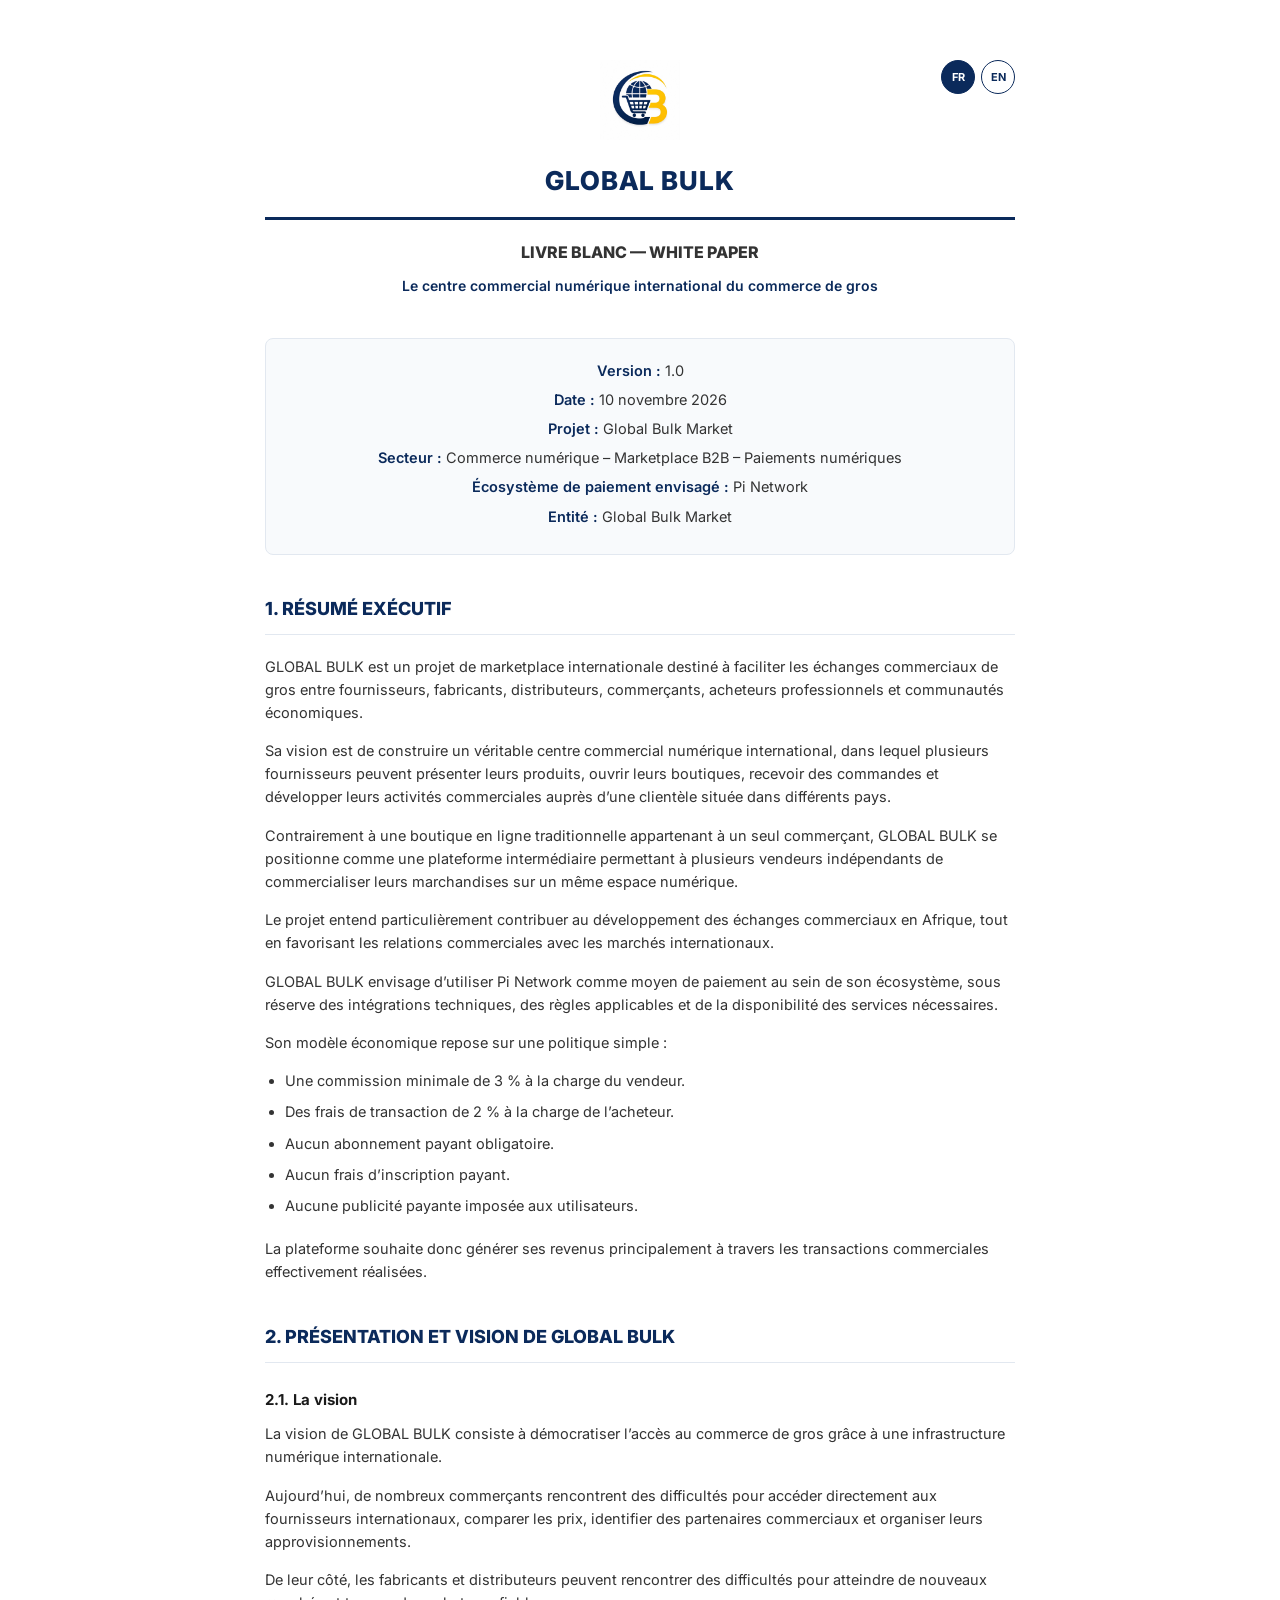
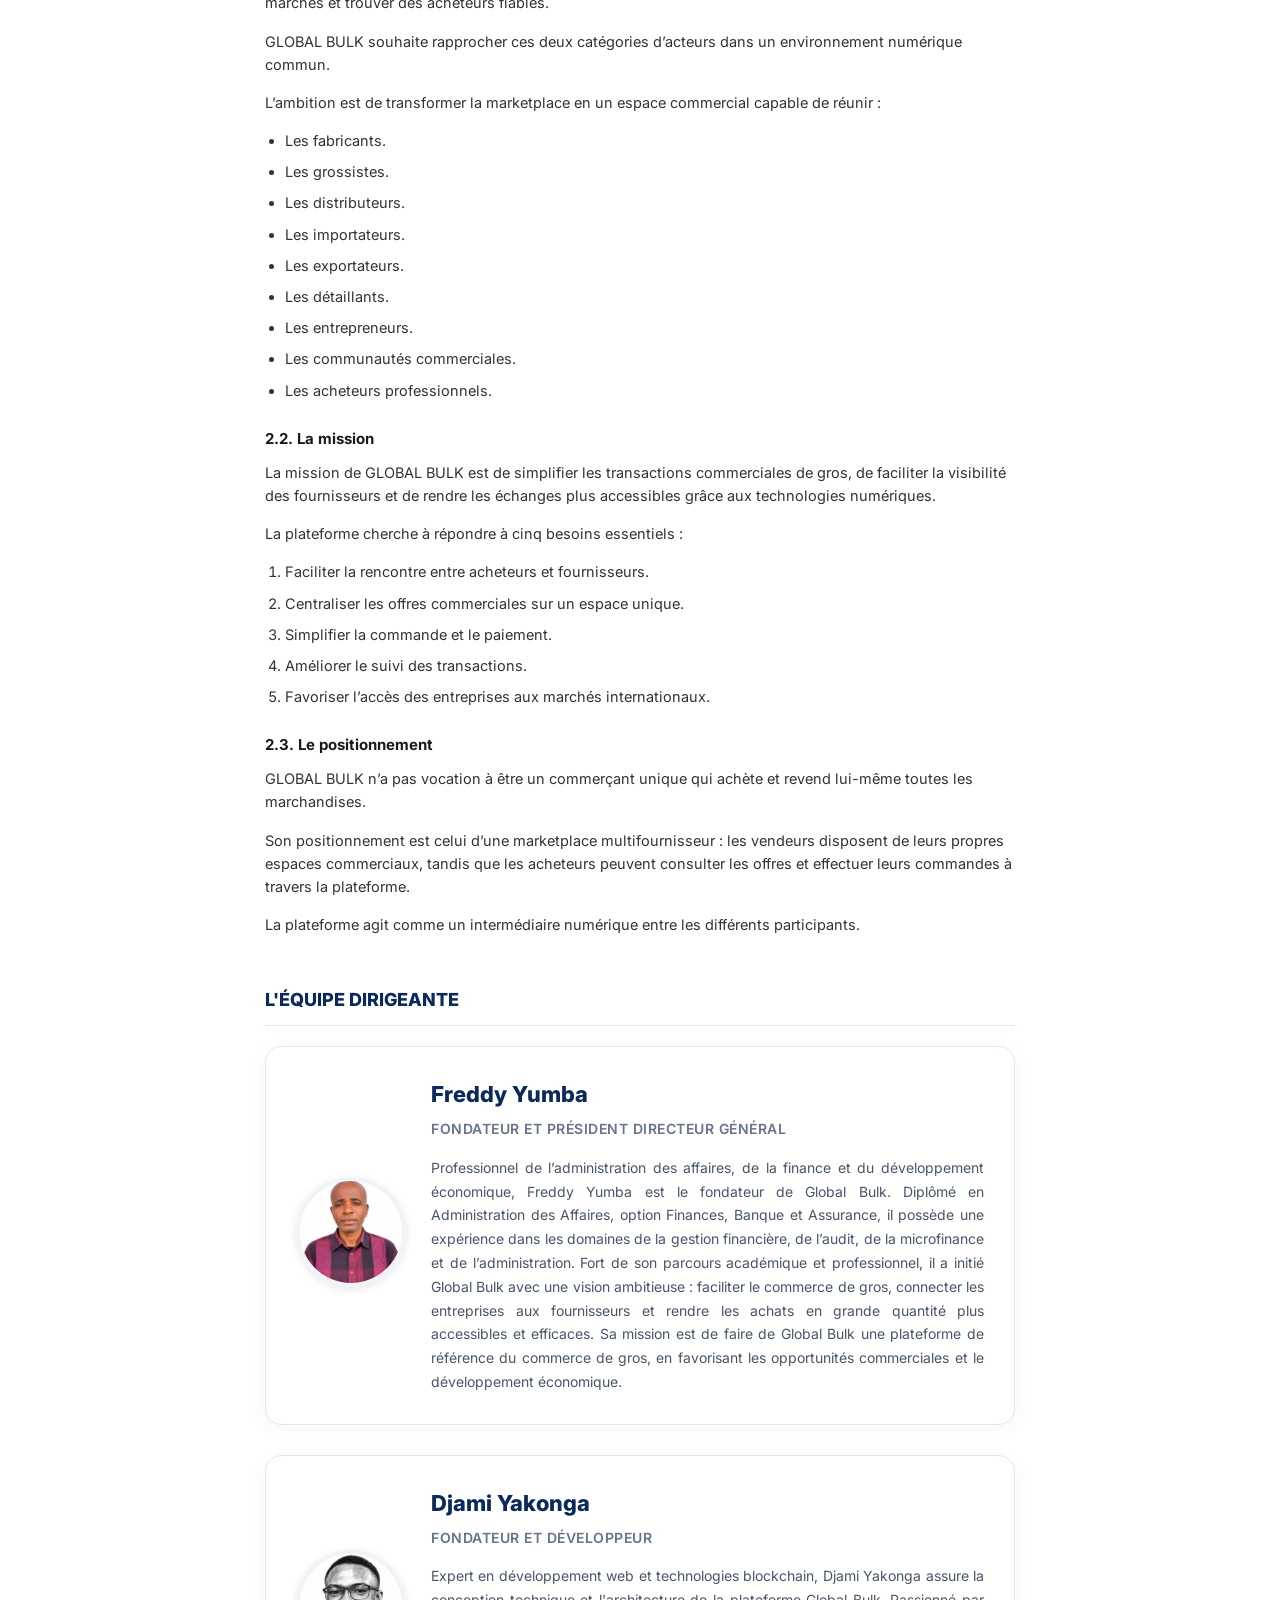
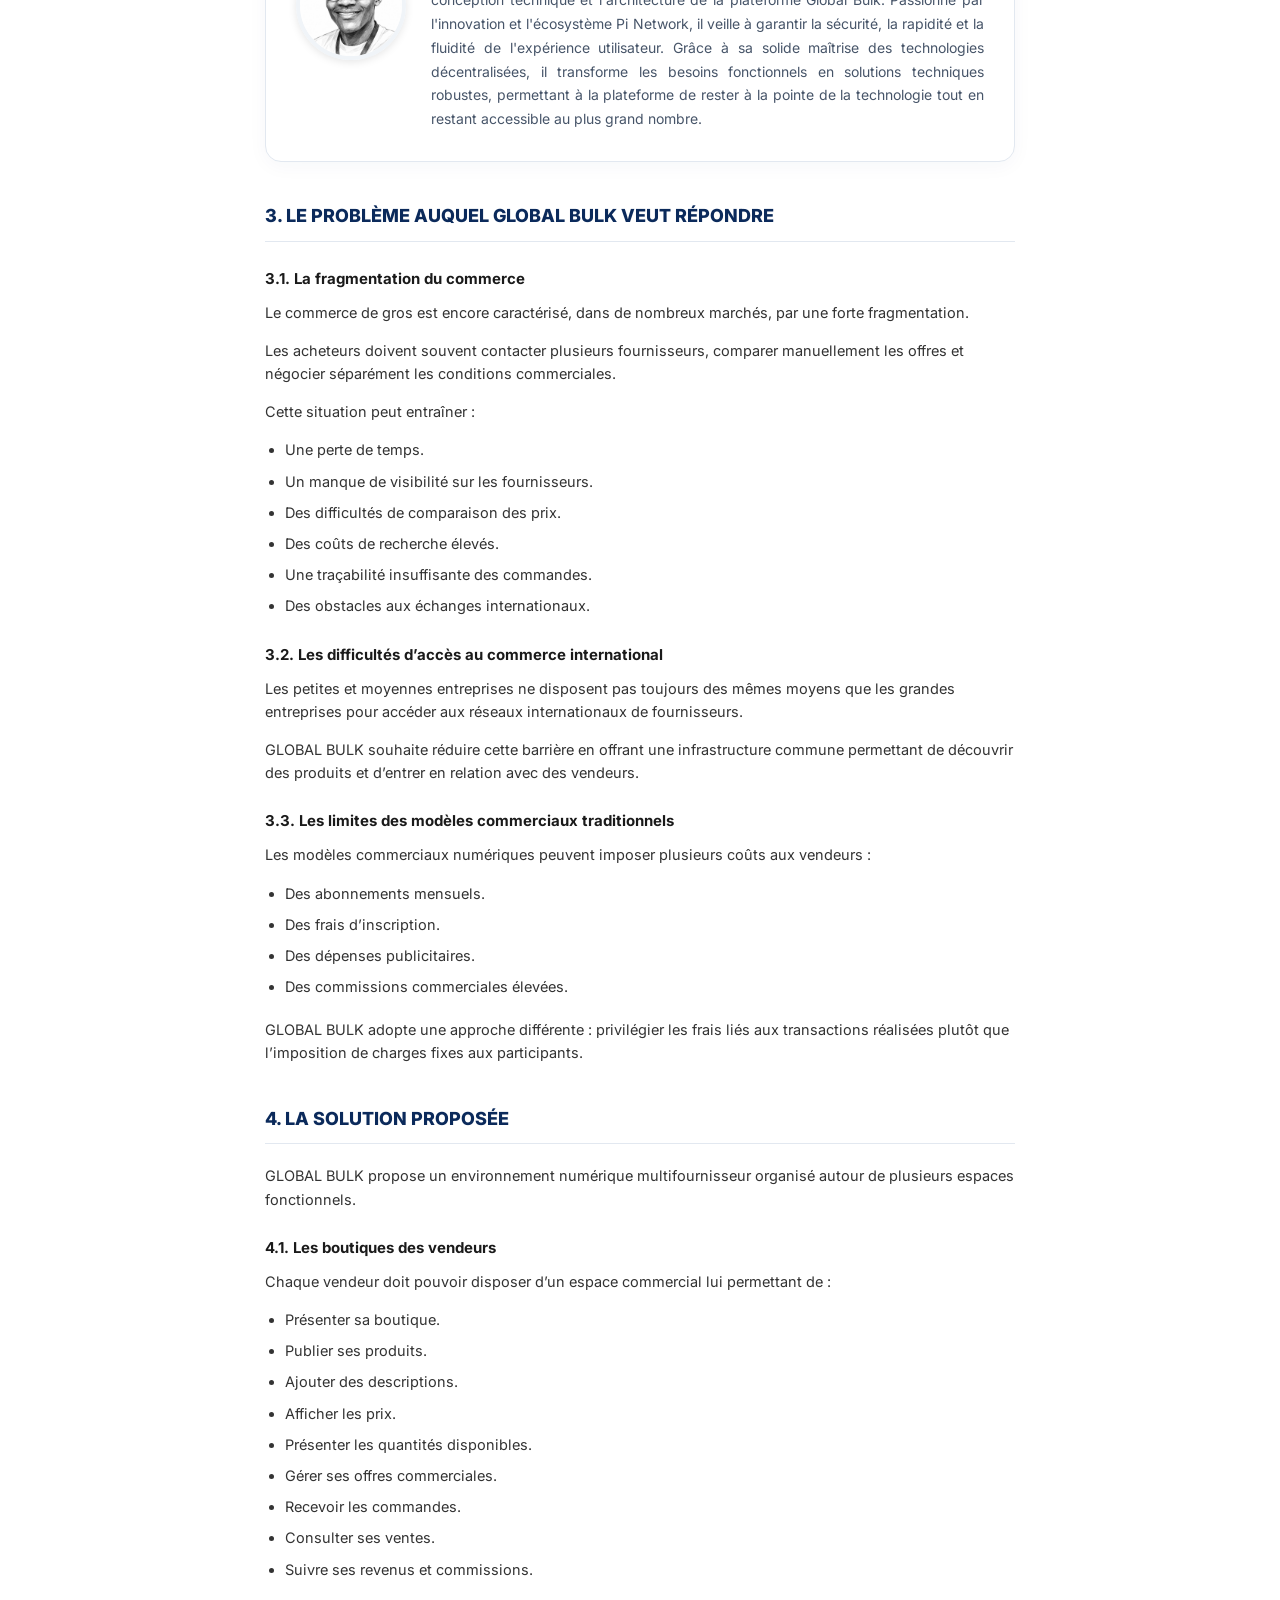
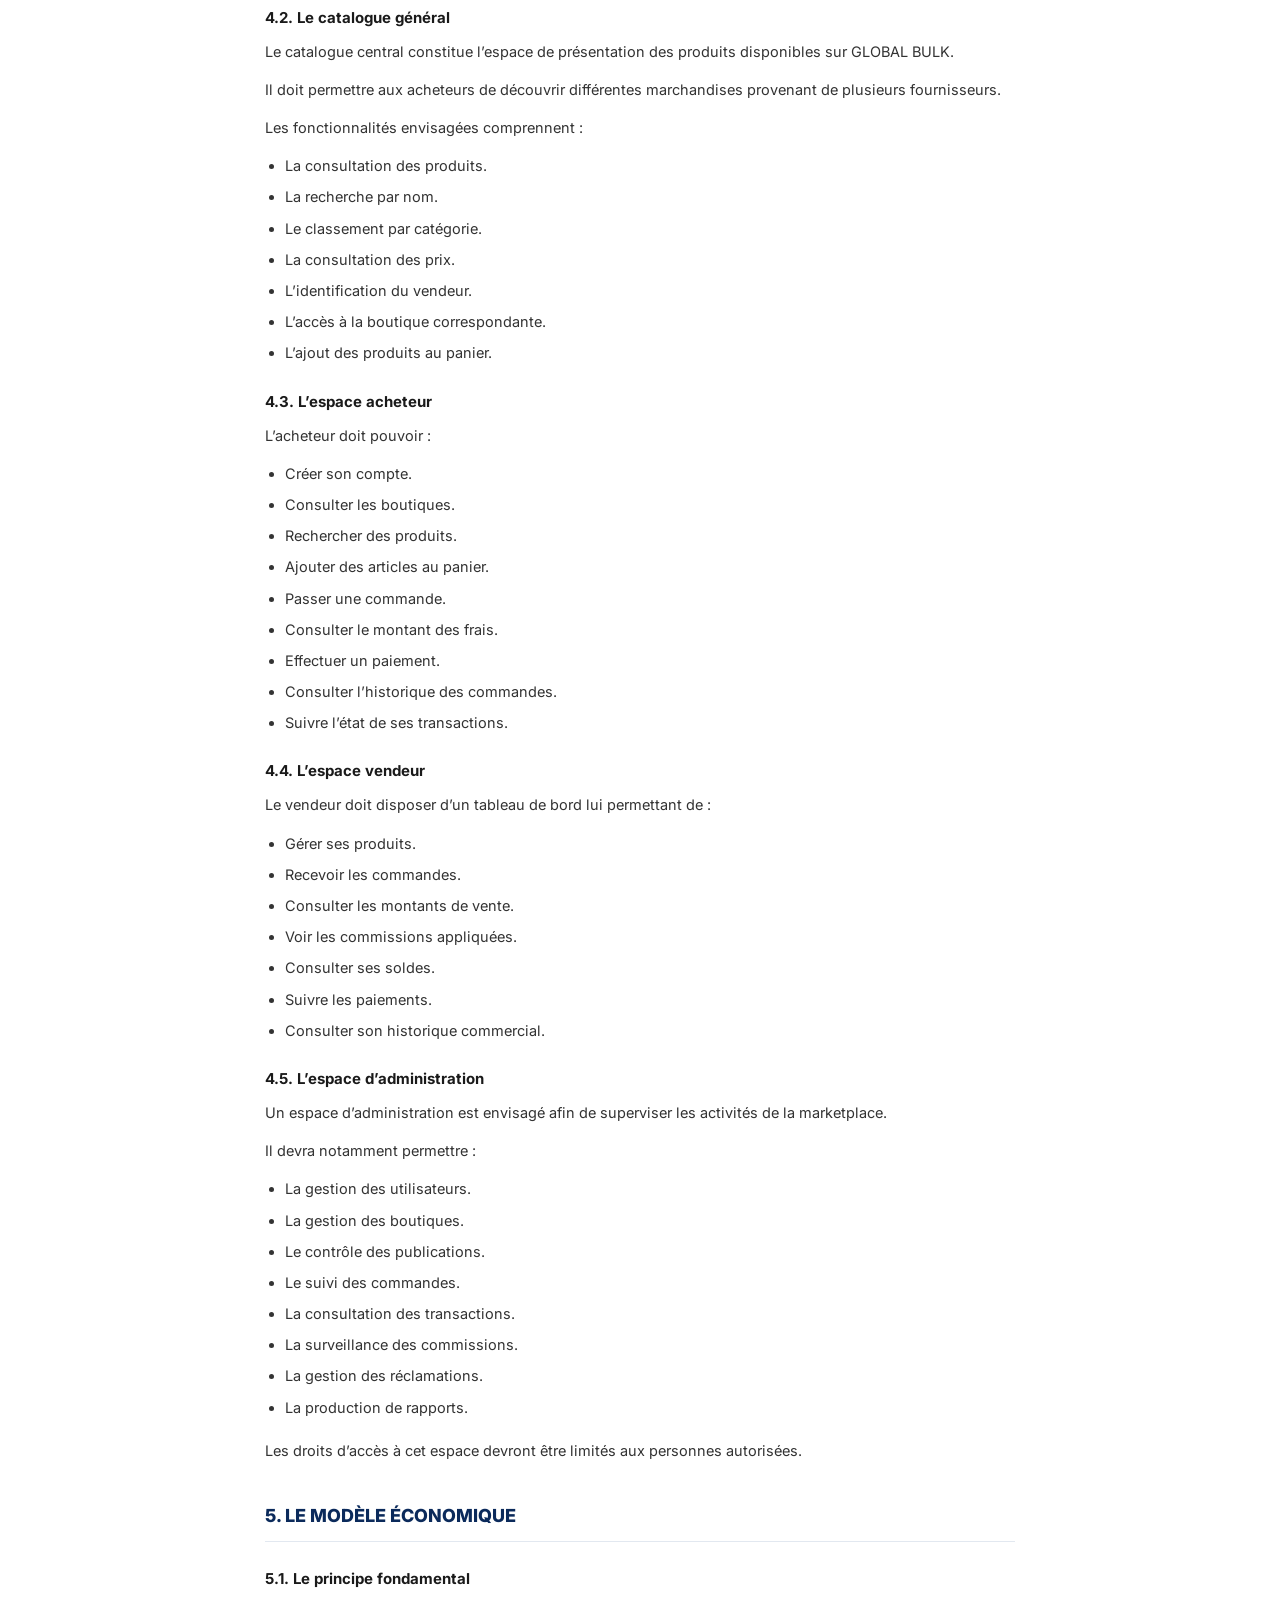
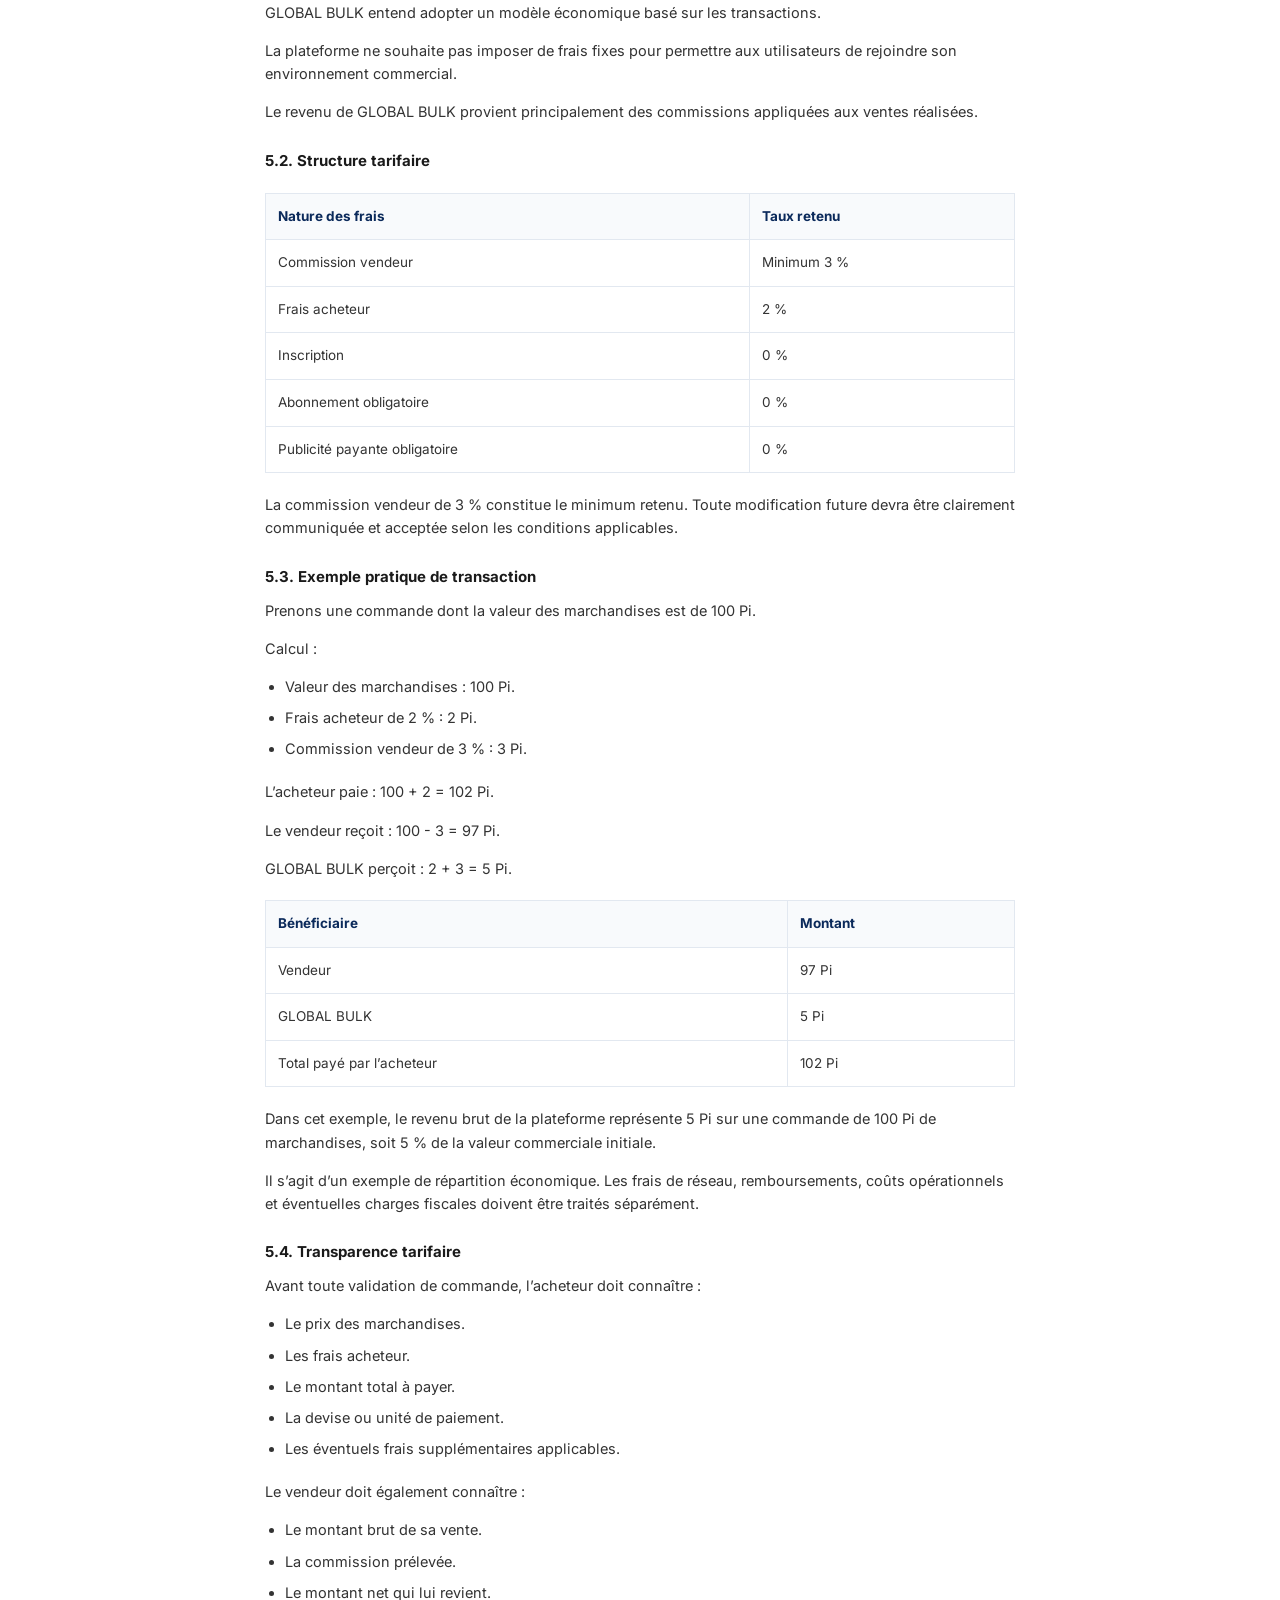
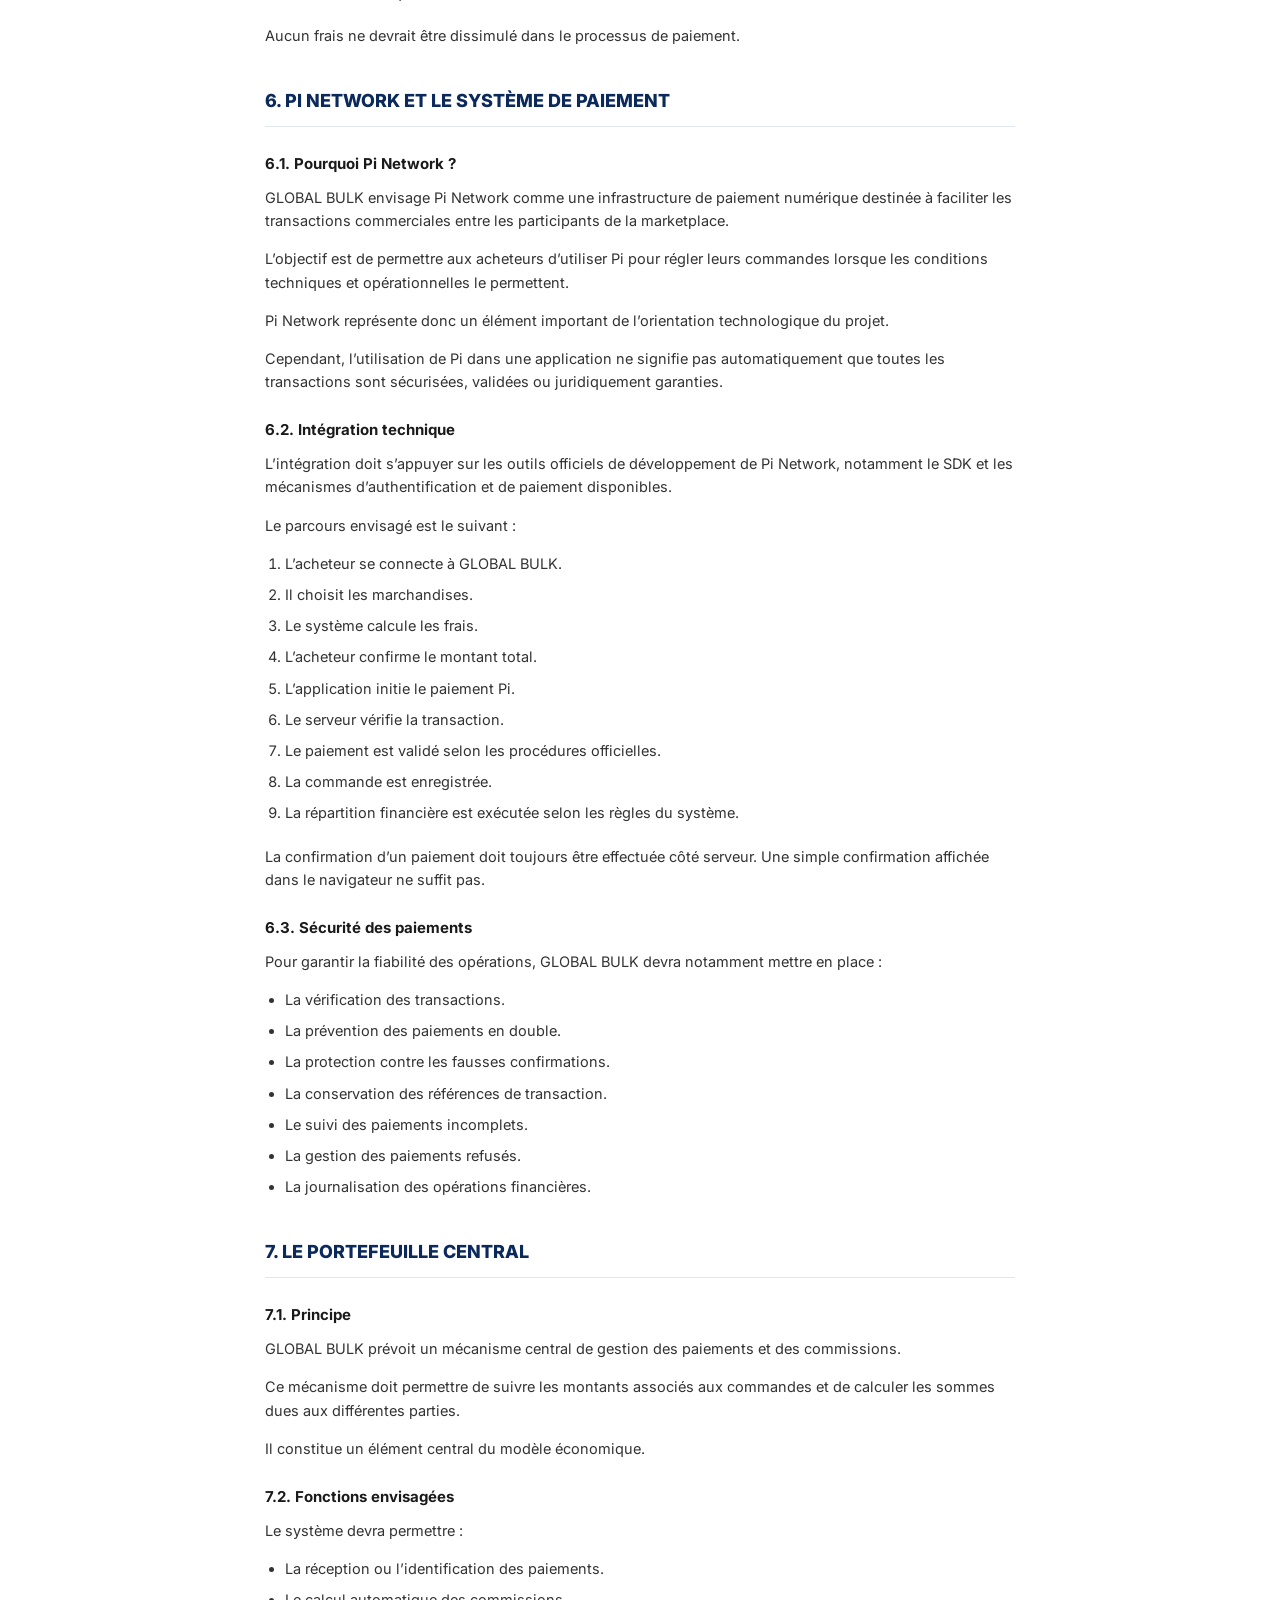
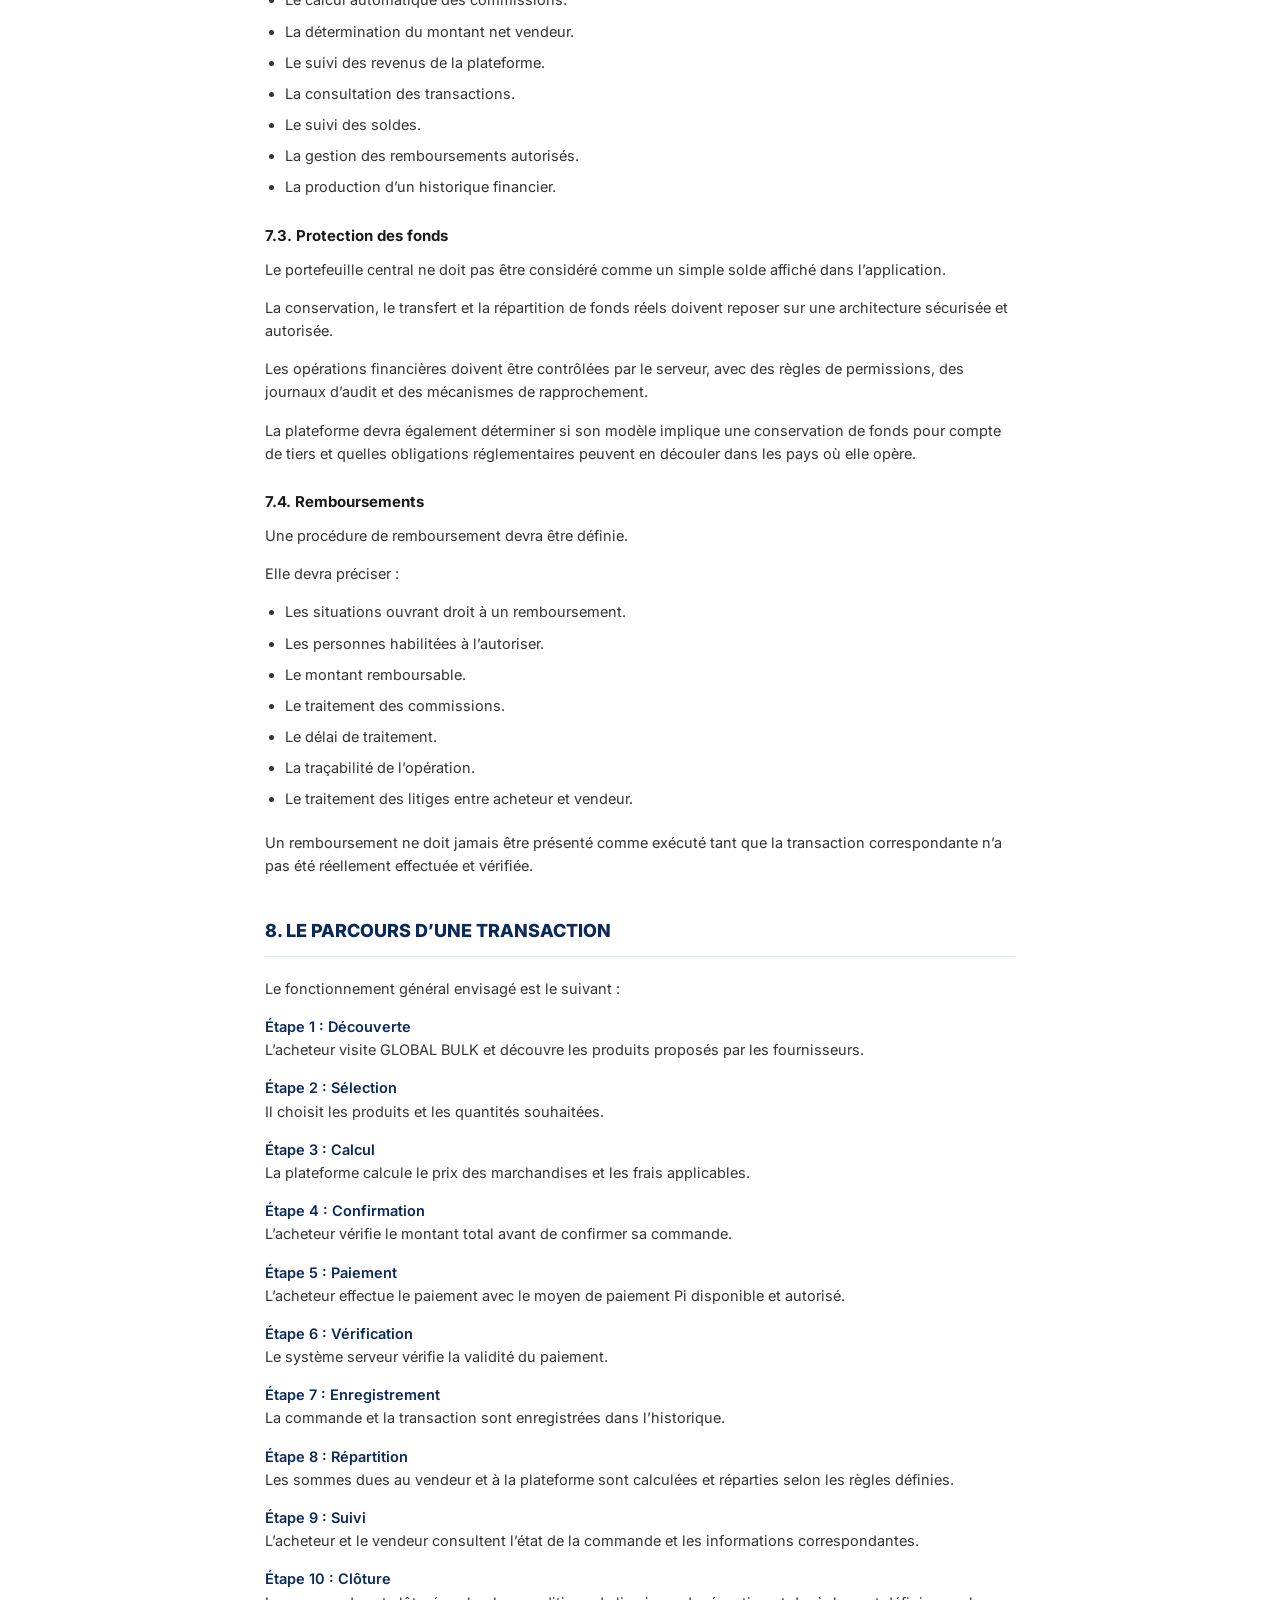
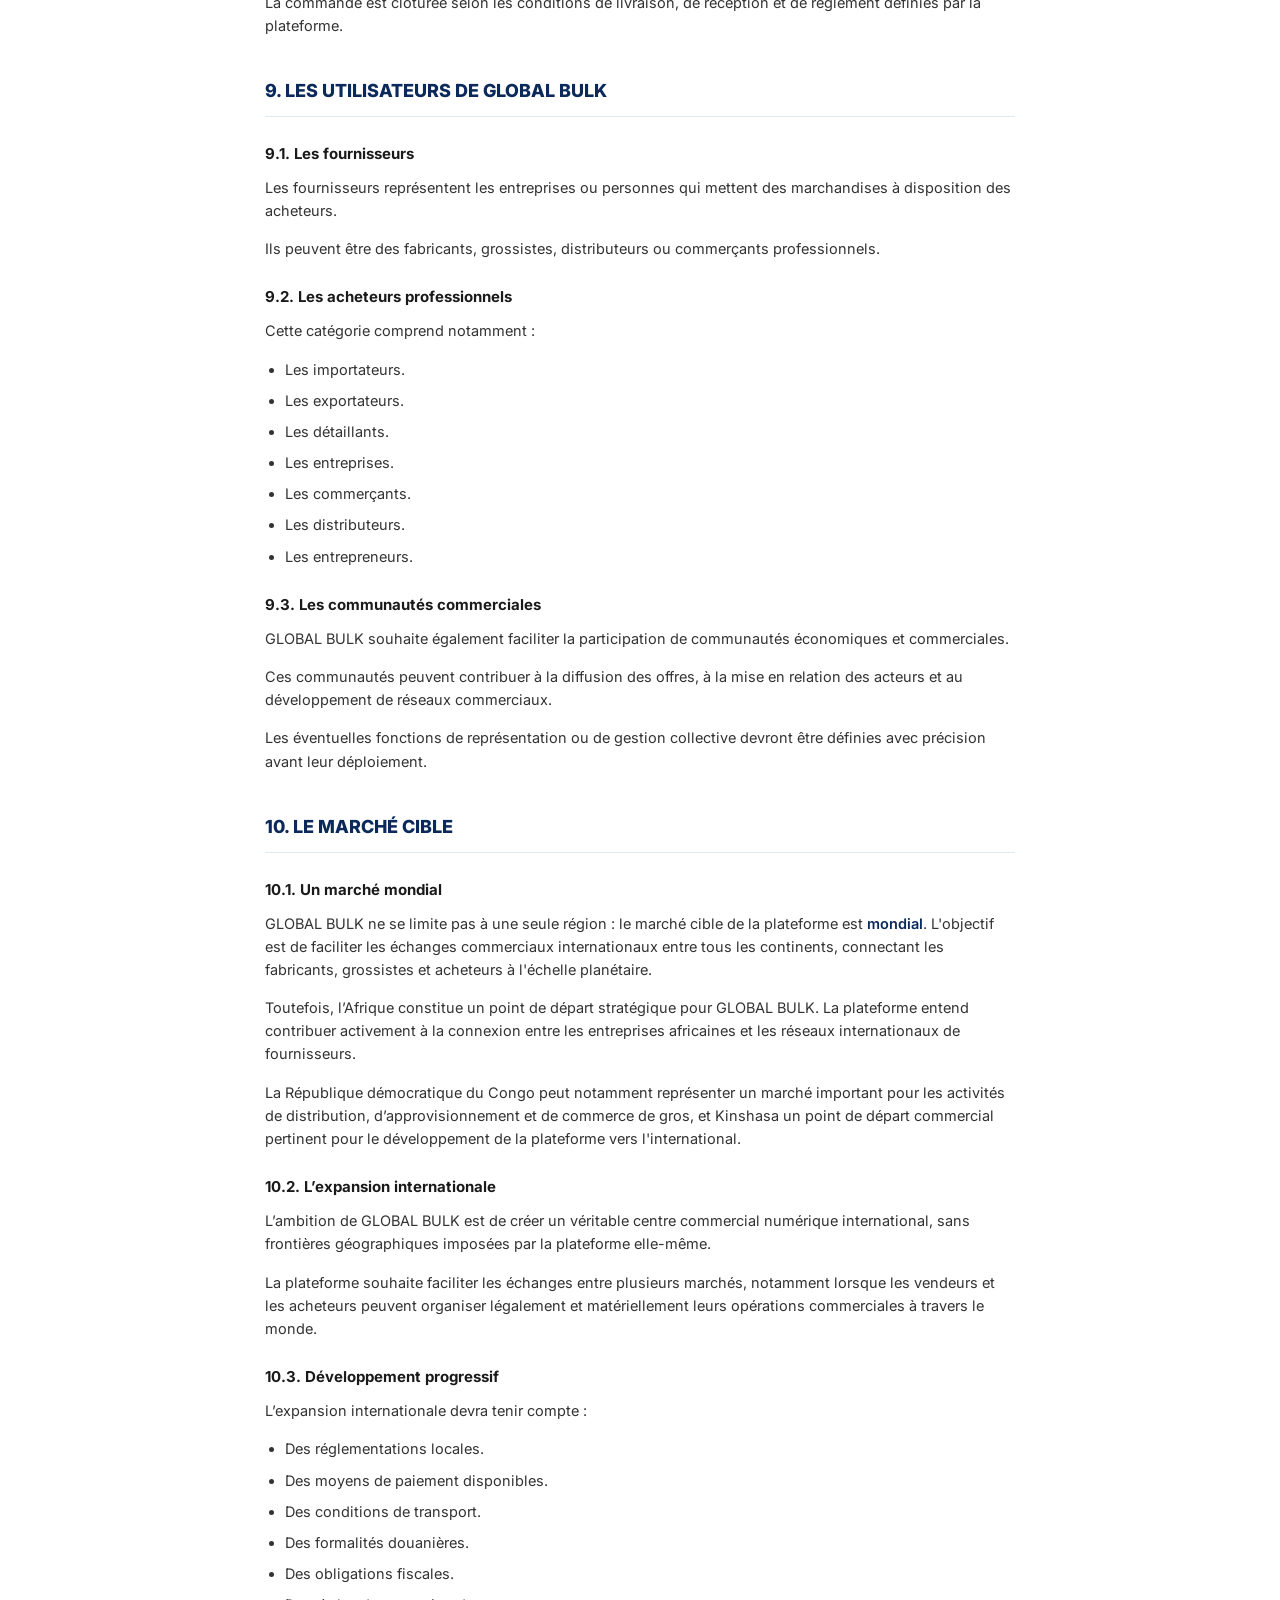
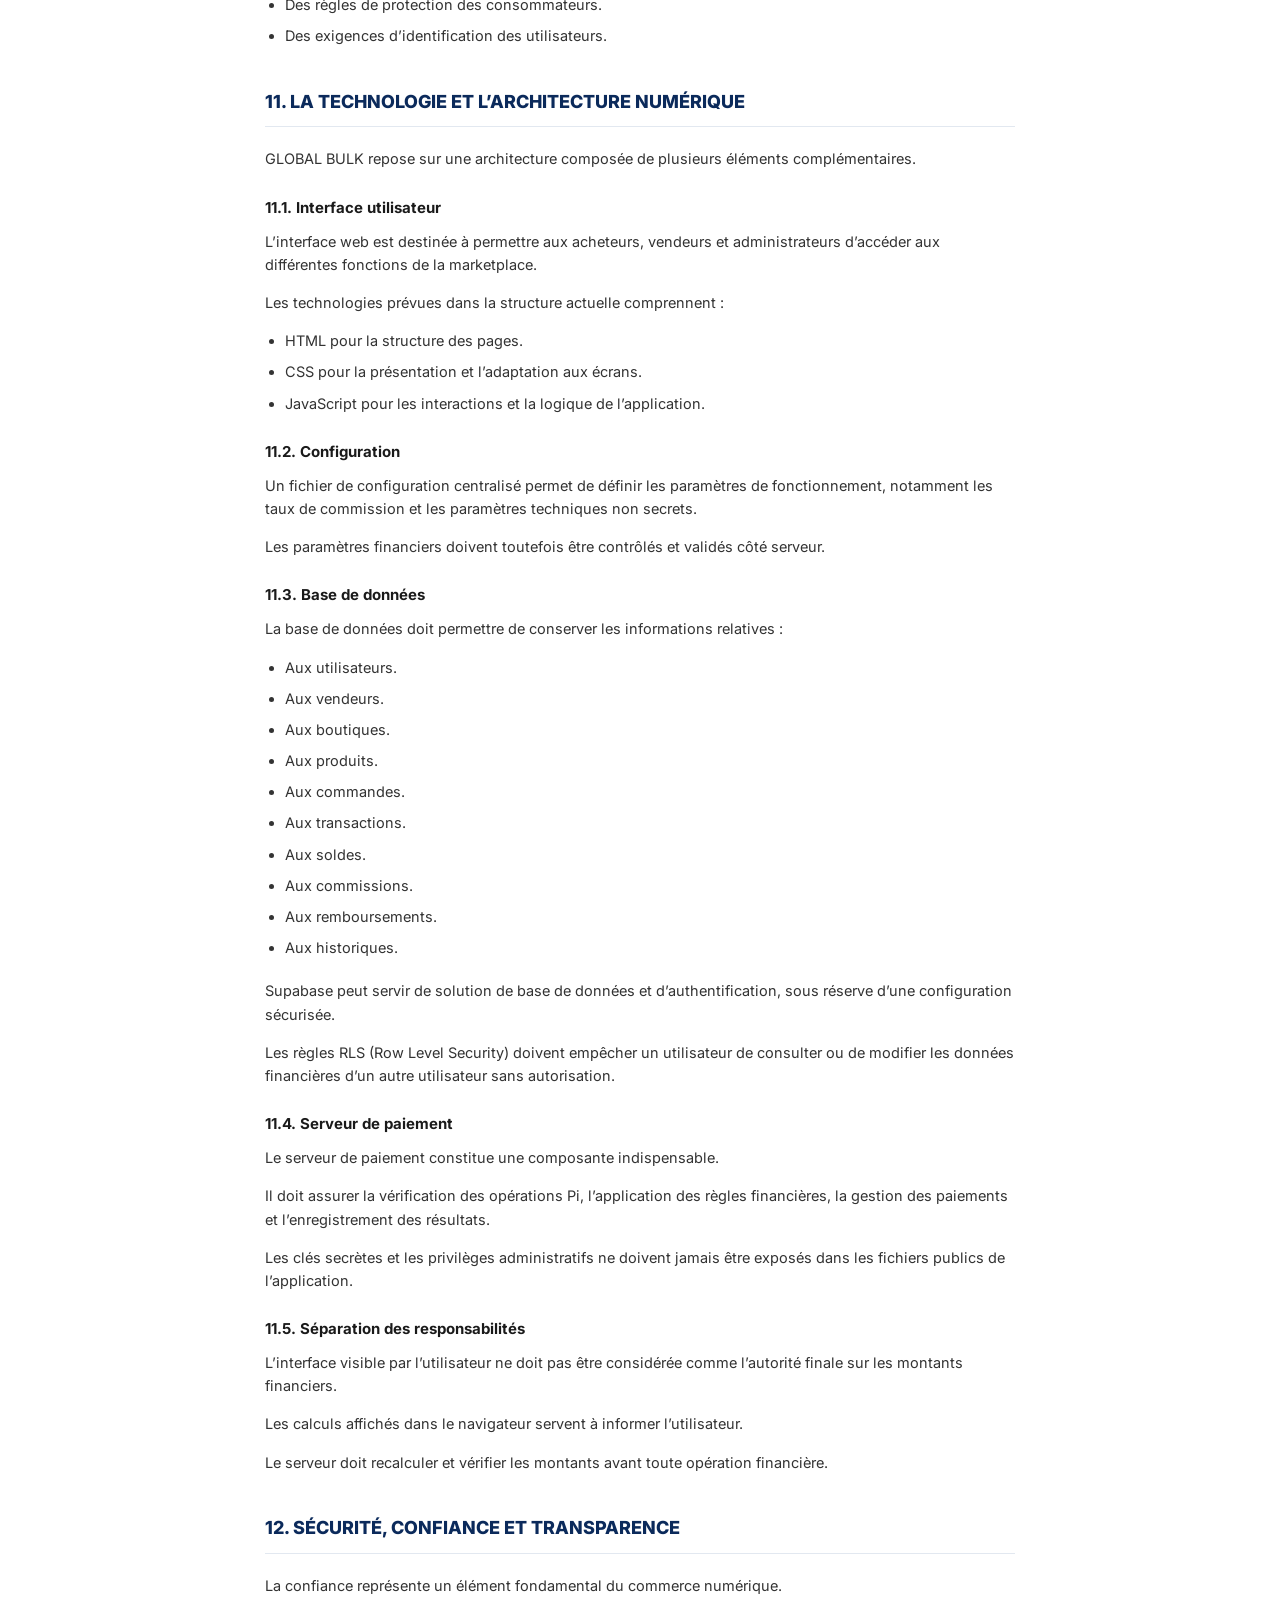
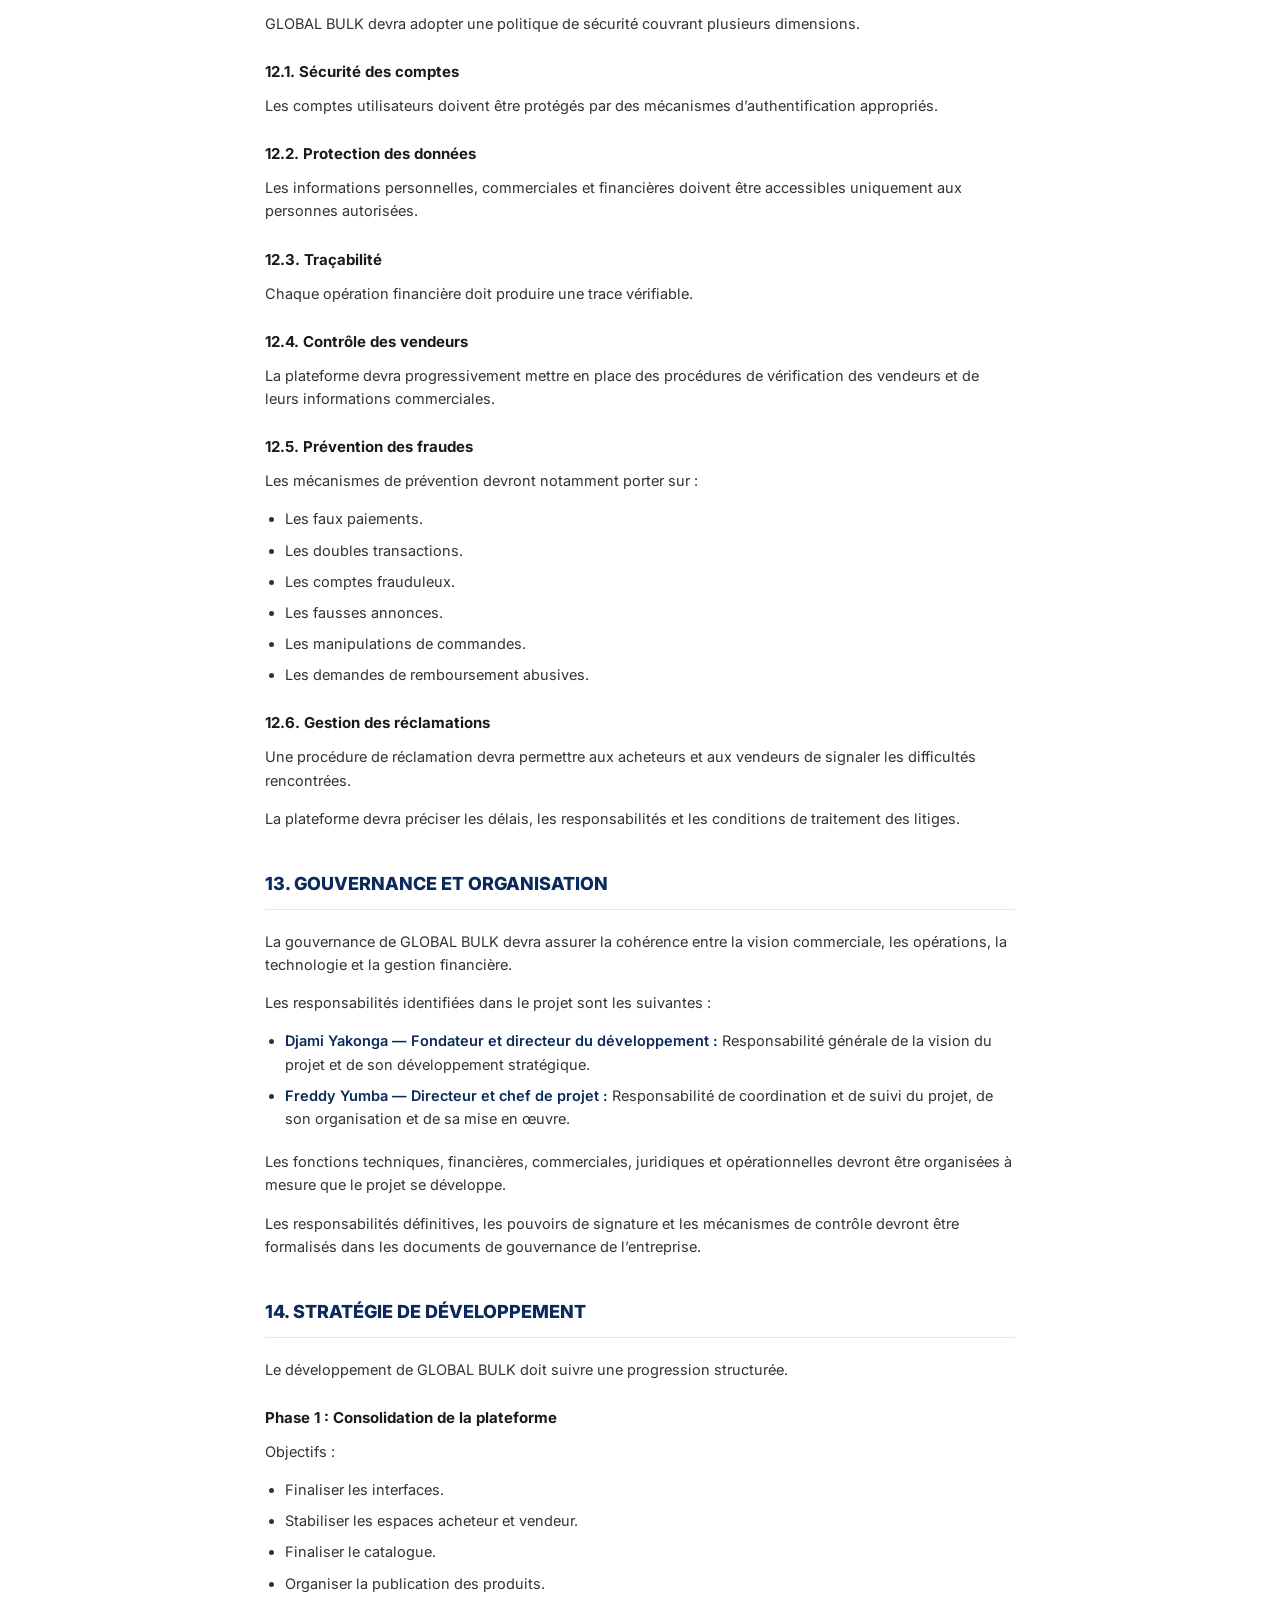
<file: whitepaper.html>
<!DOCTYPE html>
<html lang="fr">
<head>
    <meta charset="UTF-8" />
    <meta name="viewport" content="width=device-width, initial-scale=1.0" />
    <title>Global Bulk Whitepaper</title>
    <link rel="icon" href="logoglobalbulk.png" />
    <!-- Intégration de la police Inter (moderne et simple) -->
    <link href="https://fonts.googleapis.com/css2?family=Inter:wght@400;500;600;700;800&display=swap" rel="stylesheet" />
    <style>
        /* =====================================================================
           RESET & BASE (Police simple et professionnelle)
           ===================================================================== */
        * { 
            margin: 0; 
            padding: 0; 
            box-sizing: border-box; 
        }
        
        body { 
            background-color: #ffffff; 
            color: #333333; 
            font-family: 'Inter', -apple-system, BlinkMacSystemFont, 'Segoe UI', Roboto, sans-serif; 
            line-height: 1.6; 
            padding-top: 20px; 
            word-wrap: break-word;
        }

        .whitepaper-container { 
            max-width: 800px; 
            margin: 0 auto; 
            padding: 40px 25px; 
        }

        /* =====================================================================
           EN-TÊTE
           ===================================================================== */
        .wp-header { 
            text-align: center; 
            margin-bottom: 40px; 
            position: relative; 
        }
        .wp-header-top { 
            position: relative; 
            display: flex; 
            justify-content: center; 
            align-items: center; 
            margin-bottom: 20px; 
        }
        .wp-logo { 
            width: 80px; 
            height: 80px; 
            object-fit: contain; 
        }
        .wp-lang-switch { 
            position: absolute; 
            right: 0; 
            top: 0; 
            display: flex; 
            gap: 6px; 
        }
        .wp-lang-btn { 
            background: #ffffff; 
            border: 1px solid #0B2A5B; 
            color: #0B2A5B; 
            border-radius: 50%; 
            width: 34px; 
            height: 34px; 
            font-family: 'Inter', sans-serif; 
            font-size: 11px; 
            font-weight: 700; 
            display: flex; 
            align-items: center; 
            justify-content: center; 
            cursor: pointer; 
        }
        .wp-lang-btn.active { 
            background: #0B2A5B; 
            color: #ffffff; 
        }
        .wp-header h1 { 
            font-size: 26px; 
            font-weight: 800; 
            color: #0B2A5B; 
            text-transform: uppercase; 
            letter-spacing: 1px; 
            margin-bottom: 15px; 
        }
        .wp-divider { 
            width: 100%; 
            height: 3px; 
            background-color: #0B2A5B; 
            margin: 0 auto 20px; 
        }
        
        /* MÉTADONNÉES DU DOCUMENT */
        .wp-meta-block {
            text-align: center;
            font-size: 13px;
            color: #555;
            line-height: 1.6;
            margin-bottom: 40px;
            padding: 20px;
            background: #F8FAFC;
            border-radius: 8px;
            border: 1px solid #E2E8F0;
        }
        .wp-meta-block p { text-align: center; margin-bottom: 6px; }
        .wp-meta-block strong { color: #0B2A5B; }

        /* =====================================================================
           TYPOGRAPHIE DU CONTENU
           ===================================================================== */
        h2 { 
            font-size: 18px; 
            font-weight: 800; 
            color: #0B2A5B; 
            text-transform: uppercase; 
            margin: 40px 0 20px; 
            padding-bottom: 10px; 
            border-bottom: 1px solid #E2E8F0; 
            text-align: left;
        }
        
        h3 { 
            font-size: 15px; 
            font-weight: 700; 
            color: #1a1a1a; 
            margin: 25px 0 10px; 
            text-align: left;
        }
        
        p { 
            font-size: 14.5px; 
            color: #333333; 
            margin-bottom: 15px; 
            text-align: left; /* Alignement à gauche pour éviter les trous */
        }
        
        strong { color: #0B2A5B; font-weight: 600; }
        
        ul, ol { 
            margin-bottom: 20px; 
            padding-left: 20px; 
        }
        
        li { 
            font-size: 14.5px; 
            color: #333333; 
            margin-bottom: 8px; 
            text-align: left;
        }

        /* =====================================================================
           TABLEAUX RESPONSIVE
           ===================================================================== */
        .table-responsive {
            width: 100%;
            overflow-x: auto; 
            margin: 20px 0;
        }
        
        table {
            width: 100%;
            border-collapse: collapse;
            font-size: 13.5px;
            min-width: 500px; 
        }
        
        th, td {
            border: 1px solid #E2E8F0;
            padding: 12px;
            text-align: left;
        }
        
        th {
            background: #F8FAFC;
            font-weight: 700;
            color: #0B2A5B;
        }

        /* =====================================================================
           SECTION FONDATEURS (Design professionnel)
           ===================================================================== */
        .wp-founders { 
            margin-top: 50px; 
        }
        
        .founders-list { 
            display: flex; 
            flex-direction: column; 
            gap: 30px; 
        }
        
        .founder-card { 
            display: flex; 
            align-items: center; 
            gap: 25px; 
            background: #ffffff; 
            border: 1px solid #E2E8F0; 
            border-radius: 16px; 
            padding: 30px; 
            box-shadow: 0 4px 20px rgba(11, 42, 91, 0.04); /* Ombre douce pour un effet carte */
            transition: transform 0.2s ease, box-shadow 0.2s ease;
        }
        
        .founder-card:hover {
            transform: translateY(-2px);
            box-shadow: 0 8px 30px rgba(11, 42, 91, 0.08);
        }
        
        .founder-avatar-wrapper { 
            flex-shrink: 0; 
        }
        
        .founder-avatar { 
            width: 110px; 
            height: 110px; 
            border-radius: 50%; 
            object-fit: cover; 
            border: 4px solid #F0F4F8; 
            box-shadow: 0 2px 8px rgba(0,0,0,0.1);
        }
        
        .founder-info { 
            flex: 1; 
        }
        
        .founder-info h3 { 
            font-size: 22px; 
            font-weight: 800; 
            color: #0B2A5B; 
            margin: 0 0 6px; 
        }
        
        .founder-info .role { 
            font-size: 14px; 
            font-weight: 600; 
            color: #64748B; 
            margin-bottom: 15px; 
            text-transform: uppercase;
            letter-spacing: 0.5px;
        }
        
        .founder-info .bio { 
            font-size: 14px; 
            line-height: 1.7; 
            color: #475569; 
            margin: 0; 
            text-align: justify; 
        }

        /* =====================================================================
           RESPONSIVE (MOBILE)
           ===================================================================== */
        @media (max-width: 600px) {
            .whitepaper-container { padding: 20px 15px; }
            .wp-header-top { flex-direction: column; gap: 15px; }
            .wp-lang-switch { position: static; }
            
            /* Ajustement de la carte fondateur sur mobile */
            .founder-card { 
                flex-direction: column; 
                align-items: center; 
                text-align: center; 
                padding: 25px 20px;
            }
            .founder-info .role {
                text-align: center;
            }
            .founder-info .bio { 
                text-align: left; /* Garder le texte à gauche pour la lisibilité */
            }
            h1 { font-size: 22px !important; }
        }

        /* =====================================================================
           IMPRESSION PDF
           ===================================================================== */
        @media print {
            body { background: #fff; }
            .wp-lang-switch { display: none !important; }
            .founder-card { break-inside: avoid; box-shadow: none; border: 1px solid #ccc; }
            .table-responsive { overflow: visible; }
            table { min-width: 100%; }
        }
    </style>
</head>
<body>

    <div class="whitepaper-container">

        <!-- EN-TÊTE -->
        <header class="wp-header">
            <div class="wp-header-top">
                <img src="logoglobalbulk.png" alt="Global Bulk" class="wp-logo" />
                <div class="wp-lang-switch">
                    <button class="wp-lang-btn active">FR</button>
                    <button class="wp-lang-btn">EN</button>
                </div>
            </div>
            <h1>GLOBAL BULK</h1>
            <div class="wp-divider"></div>
            <h2 style="border:none; margin:0; font-size:16px; padding:0; color:#333; text-align:center;">LIVRE BLANC — WHITE PAPER</h2>
            <p style="text-align:center; font-size:14px; font-weight:600; color:#0B2A5B; margin-top:10px;">Le centre commercial numérique international du commerce de gros</p>
        </header>

        <!-- MÉTADONNÉES (MODIFIÉES) -->
        <div class="wp-meta-block">
            <p><strong>Version :</strong> 1.0</p>
            <p><strong>Date :</strong> 10 novembre 2026</p>
            <p><strong>Projet :</strong> Global Bulk Market</p>
            <p><strong>Secteur :</strong> Commerce numérique – Marketplace B2B – Paiements numériques</p>
            <p><strong>Écosystème de paiement envisagé :</strong> Pi Network</p>
            <p><strong>Entité :</strong> Global Bulk Market</p>
        </div>

        <!-- 1. RÉSUMÉ EXÉCUTIF -->
        <section>
            <h2>1. RÉSUMÉ EXÉCUTIF</h2>
            <p>GLOBAL BULK est un projet de marketplace internationale destiné à faciliter les échanges commerciaux de gros entre fournisseurs, fabricants, distributeurs, commerçants, acheteurs professionnels et communautés économiques.</p>
            <p>Sa vision est de construire un véritable centre commercial numérique international, dans lequel plusieurs fournisseurs peuvent présenter leurs produits, ouvrir leurs boutiques, recevoir des commandes et développer leurs activités commerciales auprès d’une clientèle située dans différents pays.</p>
            <p>Contrairement à une boutique en ligne traditionnelle appartenant à un seul commerçant, GLOBAL BULK se positionne comme une plateforme intermédiaire permettant à plusieurs vendeurs indépendants de commercialiser leurs marchandises sur un même espace numérique.</p>
            <p>Le projet entend particulièrement contribuer au développement des échanges commerciaux en Afrique, tout en favorisant les relations commerciales avec les marchés internationaux.</p>
            <p>GLOBAL BULK envisage d’utiliser Pi Network comme moyen de paiement au sein de son écosystème, sous réserve des intégrations techniques, des règles applicables et de la disponibilité des services nécessaires.</p>
            <p>Son modèle économique repose sur une politique simple :</p>
            <ul>
                <li>Une commission minimale de 3 % à la charge du vendeur.</li>
                <li>Des frais de transaction de 2 % à la charge de l’acheteur.</li>
                <li>Aucun abonnement payant obligatoire.</li>
                <li>Aucun frais d’inscription payant.</li>
                <li>Aucune publicité payante imposée aux utilisateurs.</li>
            </ul>
            <p>La plateforme souhaite donc générer ses revenus principalement à travers les transactions commerciales effectivement réalisées.</p>
        </section>

        <!-- 2. PRÉSENTATION ET VISION -->
        <section>
            <h2>2. PRÉSENTATION ET VISION DE GLOBAL BULK</h2>
            
            <h3>2.1. La vision</h3>
            <p>La vision de GLOBAL BULK consiste à démocratiser l’accès au commerce de gros grâce à une infrastructure numérique internationale.</p>
            <p>Aujourd’hui, de nombreux commerçants rencontrent des difficultés pour accéder directement aux fournisseurs internationaux, comparer les prix, identifier des partenaires commerciaux et organiser leurs approvisionnements.</p>
            <p>De leur côté, les fabricants et distributeurs peuvent rencontrer des difficultés pour atteindre de nouveaux marchés et trouver des acheteurs fiables.</p>
            <p>GLOBAL BULK souhaite rapprocher ces deux catégories d’acteurs dans un environnement numérique commun.</p>
            <p>L’ambition est de transformer la marketplace en un espace commercial capable de réunir :</p>
            <ul>
                <li>Les fabricants.</li>
                <li>Les grossistes.</li>
                <li>Les distributeurs.</li>
                <li>Les importateurs.</li>
                <li>Les exportateurs.</li>
                <li>Les détaillants.</li>
                <li>Les entrepreneurs.</li>
                <li>Les communautés commerciales.</li>
                <li>Les acheteurs professionnels.</li>
            </ul>

            <h3>2.2. La mission</h3>
            <p>La mission de GLOBAL BULK est de simplifier les transactions commerciales de gros, de faciliter la visibilité des fournisseurs et de rendre les échanges plus accessibles grâce aux technologies numériques.</p>
            <p>La plateforme cherche à répondre à cinq besoins essentiels :</p>
            <ol>
                <li>Faciliter la rencontre entre acheteurs et fournisseurs.</li>
                <li>Centraliser les offres commerciales sur un espace unique.</li>
                <li>Simplifier la commande et le paiement.</li>
                <li>Améliorer le suivi des transactions.</li>
                <li>Favoriser l’accès des entreprises aux marchés internationaux.</li>
            </ol>

            <h3>2.3. Le positionnement</h3>
            <p>GLOBAL BULK n’a pas vocation à être un commerçant unique qui achète et revend lui-même toutes les marchandises.</p>
            <p>Son positionnement est celui d’une marketplace multifournisseur : les vendeurs disposent de leurs propres espaces commerciaux, tandis que les acheteurs peuvent consulter les offres et effectuer leurs commandes à travers la plateforme.</p>
            <p>La plateforme agit comme un intermédiaire numérique entre les différents participants.</p>
        </section>

        <!-- SECTION ÉQUIPE DIRIGEANTE -->
        <section class="wp-founders">
            <h2>L'ÉQUIPE DIRIGEANTE</h2>
            
            <div class="founders-list">
                
                <!-- Profil 1 : Freddy Yumba -->
                <div class="founder-card">
                    <div class="founder-avatar-wrapper">
                        <img src="freddy.jpg" alt="Freddy Yumba" class="founder-avatar" onerror="this.src='https://via.placeholder.com/110x110?text=Photo'">
                    </div>
                    <div class="founder-info">
                        <h3>Freddy Yumba</h3>
                        <p class="role">Fondateur et Président Directeur Général</p>
                        <p class="bio">Professionnel de l’administration des affaires, de la finance et du développement économique, Freddy Yumba est le fondateur de Global Bulk. Diplômé en Administration des Affaires, option Finances, Banque et Assurance, il possède une expérience dans les domaines de la gestion financière, de l’audit, de la microfinance et de l’administration. Fort de son parcours académique et professionnel, il a initié Global Bulk avec une vision ambitieuse : faciliter le commerce de gros, connecter les entreprises aux fournisseurs et rendre les achats en grande quantité plus accessibles et efficaces. Sa mission est de faire de Global Bulk une plateforme de référence du commerce de gros, en favorisant les opportunités commerciales et le développement économique.</p>
                    </div>
                </div>

                <!-- Profil 2 : Djami Yakonga -->
                <div class="founder-card">
                    <div class="founder-avatar-wrapper">
                        <img src="djami.jpg" alt="Djami Yakonga" class="founder-avatar" onerror="this.src='https://via.placeholder.com/110x110?text=Photo'">
                    </div>
                    <div class="founder-info">
                        <h3>Djami Yakonga</h3>
                        <p class="role">Fondateur et Développeur</p>
                        <p class="bio">Expert en développement web et technologies blockchain, Djami Yakonga assure la conception technique et l'architecture de la plateforme Global Bulk. Passionné par l'innovation et l'écosystème Pi Network, il veille à garantir la sécurité, la rapidité et la fluidité de l'expérience utilisateur. Grâce à sa solide maîtrise des technologies décentralisées, il transforme les besoins fonctionnels en solutions techniques robustes, permettant à la plateforme de rester à la pointe de la technologie tout en restant accessible au plus grand nombre.</p>
                    </div>
                </div>

            </div>
        </section>

        <!-- 3. LE PROBLÈME -->
        <section>
            <h2>3. LE PROBLÈME AUQUEL GLOBAL BULK VEUT RÉPONDRE</h2>
            
            <h3>3.1. La fragmentation du commerce</h3>
            <p>Le commerce de gros est encore caractérisé, dans de nombreux marchés, par une forte fragmentation.</p>
            <p>Les acheteurs doivent souvent contacter plusieurs fournisseurs, comparer manuellement les offres et négocier séparément les conditions commerciales.</p>
            <p>Cette situation peut entraîner :</p>
            <ul>
                <li>Une perte de temps.</li>
                <li>Un manque de visibilité sur les fournisseurs.</li>
                <li>Des difficultés de comparaison des prix.</li>
                <li>Des coûts de recherche élevés.</li>
                <li>Une traçabilité insuffisante des commandes.</li>
                <li>Des obstacles aux échanges internationaux.</li>
            </ul>

            <h3>3.2. Les difficultés d’accès au commerce international</h3>
            <p>Les petites et moyennes entreprises ne disposent pas toujours des mêmes moyens que les grandes entreprises pour accéder aux réseaux internationaux de fournisseurs.</p>
            <p>GLOBAL BULK souhaite réduire cette barrière en offrant une infrastructure commune permettant de découvrir des produits et d’entrer en relation avec des vendeurs.</p>

            <h3>3.3. Les limites des modèles commerciaux traditionnels</h3>
            <p>Les modèles commerciaux numériques peuvent imposer plusieurs coûts aux vendeurs :</p>
            <ul>
                <li>Des abonnements mensuels.</li>
                <li>Des frais d’inscription.</li>
                <li>Des dépenses publicitaires.</li>
                <li>Des commissions commerciales élevées.</li>
            </ul>
            <p>GLOBAL BULK adopte une approche différente : privilégier les frais liés aux transactions réalisées plutôt que l’imposition de charges fixes aux participants.</p>
        </section>

        <!-- 4. LA SOLUTION PROPOSÉE -->
        <section>
            <h2>4. LA SOLUTION PROPOSÉE</h2>
            <p>GLOBAL BULK propose un environnement numérique multifournisseur organisé autour de plusieurs espaces fonctionnels.</p>

            <h3>4.1. Les boutiques des vendeurs</h3>
            <p>Chaque vendeur doit pouvoir disposer d’un espace commercial lui permettant de :</p>
            <ul>
                <li>Présenter sa boutique.</li>
                <li>Publier ses produits.</li>
                <li>Ajouter des descriptions.</li>
                <li>Afficher les prix.</li>
                <li>Présenter les quantités disponibles.</li>
                <li>Gérer ses offres commerciales.</li>
                <li>Recevoir les commandes.</li>
                <li>Consulter ses ventes.</li>
                <li>Suivre ses revenus et commissions.</li>
            </ul>

            <h3>4.2. Le catalogue général</h3>
            <p>Le catalogue central constitue l’espace de présentation des produits disponibles sur GLOBAL BULK.</p>
            <p>Il doit permettre aux acheteurs de découvrir différentes marchandises provenant de plusieurs fournisseurs.</p>
            <p>Les fonctionnalités envisagées comprennent :</p>
            <ul>
                <li>La consultation des produits.</li>
                <li>La recherche par nom.</li>
                <li>Le classement par catégorie.</li>
                <li>La consultation des prix.</li>
                <li>L’identification du vendeur.</li>
                <li>L’accès à la boutique correspondante.</li>
                <li>L’ajout des produits au panier.</li>
            </ul>

            <h3>4.3. L’espace acheteur</h3>
            <p>L’acheteur doit pouvoir :</p>
            <ul>
                <li>Créer son compte.</li>
                <li>Consulter les boutiques.</li>
                <li>Rechercher des produits.</li>
                <li>Ajouter des articles au panier.</li>
                <li>Passer une commande.</li>
                <li>Consulter le montant des frais.</li>
                <li>Effectuer un paiement.</li>
                <li>Consulter l’historique des commandes.</li>
                <li>Suivre l’état de ses transactions.</li>
            </ul>

            <h3>4.4. L’espace vendeur</h3>
            <p>Le vendeur doit disposer d’un tableau de bord lui permettant de :</p>
            <ul>
                <li>Gérer ses produits.</li>
                <li>Recevoir les commandes.</li>
                <li>Consulter les montants de vente.</li>
                <li>Voir les commissions appliquées.</li>
                <li>Consulter ses soldes.</li>
                <li>Suivre les paiements.</li>
                <li>Consulter son historique commercial.</li>
            </ul>

            <h3>4.5. L’espace d’administration</h3>
            <p>Un espace d’administration est envisagé afin de superviser les activités de la marketplace.</p>
            <p>Il devra notamment permettre :</p>
            <ul>
                <li>La gestion des utilisateurs.</li>
                <li>La gestion des boutiques.</li>
                <li>Le contrôle des publications.</li>
                <li>Le suivi des commandes.</li>
                <li>La consultation des transactions.</li>
                <li>La surveillance des commissions.</li>
                <li>La gestion des réclamations.</li>
                <li>La production de rapports.</li>
            </ul>
            <p>Les droits d’accès à cet espace devront être limités aux personnes autorisées.</p>
        </section>

        <!-- 5. MODÈLE ÉCONOMIQUE -->
        <section>
            <h2>5. LE MODÈLE ÉCONOMIQUE</h2>
            
            <h3>5.1. Le principe fondamental</h3>
            <p>GLOBAL BULK entend adopter un modèle économique basé sur les transactions.</p>
            <p>La plateforme ne souhaite pas imposer de frais fixes pour permettre aux utilisateurs de rejoindre son environnement commercial.</p>
            <p>Le revenu de GLOBAL BULK provient principalement des commissions appliquées aux ventes réalisées.</p>

            <h3>5.2. Structure tarifaire</h3>
            <div class="table-responsive">
                <table>
                    <thead>
                        <tr>
                            <th>Nature des frais</th>
                            <th>Taux retenu</th>
                        </tr>
                    </thead>
                    <tbody>
                        <tr><td>Commission vendeur</td><td>Minimum 3 %</td></tr>
                        <tr><td>Frais acheteur</td><td>2 %</td></tr>
                        <tr><td>Inscription</td><td>0 %</td></tr>
                        <tr><td>Abonnement obligatoire</td><td>0 %</td></tr>
                        <tr><td>Publicité payante obligatoire</td><td>0 %</td></tr>
                    </tbody>
                </table>
            </div>
            <p>La commission vendeur de 3 % constitue le minimum retenu. Toute modification future devra être clairement communiquée et acceptée selon les conditions applicables.</p>

            <h3>5.3. Exemple pratique de transaction</h3>
            <p>Prenons une commande dont la valeur des marchandises est de 100 Pi.</p>
            <p>Calcul :</p>
            <ul>
                <li>Valeur des marchandises : 100 Pi.</li>
                <li>Frais acheteur de 2 % : 2 Pi.</li>
                <li>Commission vendeur de 3 % : 3 Pi.</li>
            </ul>
            <p>L’acheteur paie : 100 + 2 = 102 Pi.</p>
            <p>Le vendeur reçoit : 100 - 3 = 97 Pi.</p>
            <p>GLOBAL BULK perçoit : 2 + 3 = 5 Pi.</p>
            
            <div class="table-responsive">
                <table>
                    <thead>
                        <tr>
                            <th>Bénéficiaire</th>
                            <th>Montant</th>
                        </tr>
                    </thead>
                    <tbody>
                        <tr><td>Vendeur</td><td>97 Pi</td></tr>
                        <tr><td>GLOBAL BULK</td><td>5 Pi</td></tr>
                        <tr><td>Total payé par l’acheteur</td><td>102 Pi</td></tr>
                    </tbody>
                </table>
            </div>
            <p>Dans cet exemple, le revenu brut de la plateforme représente 5 Pi sur une commande de 100 Pi de marchandises, soit 5 % de la valeur commerciale initiale.</p>
            <p>Il s’agit d’un exemple de répartition économique. Les frais de réseau, remboursements, coûts opérationnels et éventuelles charges fiscales doivent être traités séparément.</p>

            <h3>5.4. Transparence tarifaire</h3>
            <p>Avant toute validation de commande, l’acheteur doit connaître :</p>
            <ul>
                <li>Le prix des marchandises.</li>
                <li>Les frais acheteur.</li>
                <li>Le montant total à payer.</li>
                <li>La devise ou unité de paiement.</li>
                <li>Les éventuels frais supplémentaires applicables.</li>
            </ul>
            <p>Le vendeur doit également connaître :</p>
            <ul>
                <li>Le montant brut de sa vente.</li>
                <li>La commission prélevée.</li>
                <li>Le montant net qui lui revient.</li>
            </ul>
            <p>Aucun frais ne devrait être dissimulé dans le processus de paiement.</p>
        </section>

        <!-- 6. PI NETWORK ET PAIEMENT -->
        <section>
            <h2>6. PI NETWORK ET LE SYSTÈME DE PAIEMENT</h2>
            
            <h3>6.1. Pourquoi Pi Network ?</h3>
            <p>GLOBAL BULK envisage Pi Network comme une infrastructure de paiement numérique destinée à faciliter les transactions commerciales entre les participants de la marketplace.</p>
            <p>L’objectif est de permettre aux acheteurs d’utiliser Pi pour régler leurs commandes lorsque les conditions techniques et opérationnelles le permettent.</p>
            <p>Pi Network représente donc un élément important de l’orientation technologique du projet.</p>
            <p>Cependant, l’utilisation de Pi dans une application ne signifie pas automatiquement que toutes les transactions sont sécurisées, validées ou juridiquement garanties.</p>

            <h3>6.2. Intégration technique</h3>
            <p>L’intégration doit s’appuyer sur les outils officiels de développement de Pi Network, notamment le SDK et les mécanismes d’authentification et de paiement disponibles.</p>
            <p>Le parcours envisagé est le suivant :</p>
            <ol>
                <li>L’acheteur se connecte à GLOBAL BULK.</li>
                <li>Il choisit les marchandises.</li>
                <li>Le système calcule les frais.</li>
                <li>L’acheteur confirme le montant total.</li>
                <li>L’application initie le paiement Pi.</li>
                <li>Le serveur vérifie la transaction.</li>
                <li>Le paiement est validé selon les procédures officielles.</li>
                <li>La commande est enregistrée.</li>
                <li>La répartition financière est exécutée selon les règles du système.</li>
            </ol>
            <p>La confirmation d’un paiement doit toujours être effectuée côté serveur. Une simple confirmation affichée dans le navigateur ne suffit pas.</p>

            <h3>6.3. Sécurité des paiements</h3>
            <p>Pour garantir la fiabilité des opérations, GLOBAL BULK devra notamment mettre en place :</p>
            <ul>
                <li>La vérification des transactions.</li>
                <li>La prévention des paiements en double.</li>
                <li>La protection contre les fausses confirmations.</li>
                <li>La conservation des références de transaction.</li>
                <li>Le suivi des paiements incomplets.</li>
                <li>La gestion des paiements refusés.</li>
                <li>La journalisation des opérations financières.</li>
            </ul>
        </section>

        <!-- 7. LE PORTEFEUILLE CENTRAL -->
        <section>
            <h2>7. LE PORTEFEUILLE CENTRAL</h2>
            
            <h3>7.1. Principe</h3>
            <p>GLOBAL BULK prévoit un mécanisme central de gestion des paiements et des commissions.</p>
            <p>Ce mécanisme doit permettre de suivre les montants associés aux commandes et de calculer les sommes dues aux différentes parties.</p>
            <p>Il constitue un élément central du modèle économique.</p>

            <h3>7.2. Fonctions envisagées</h3>
            <p>Le système devra permettre :</p>
            <ul>
                <li>La réception ou l’identification des paiements.</li>
                <li>Le calcul automatique des commissions.</li>
                <li>La détermination du montant net vendeur.</li>
                <li>Le suivi des revenus de la plateforme.</li>
                <li>La consultation des transactions.</li>
                <li>Le suivi des soldes.</li>
                <li>La gestion des remboursements autorisés.</li>
                <li>La production d’un historique financier.</li>
            </ul>

            <h3>7.3. Protection des fonds</h3>
            <p>Le portefeuille central ne doit pas être considéré comme un simple solde affiché dans l’application.</p>
            <p>La conservation, le transfert et la répartition de fonds réels doivent reposer sur une architecture sécurisée et autorisée.</p>
            <p>Les opérations financières doivent être contrôlées par le serveur, avec des règles de permissions, des journaux d’audit et des mécanismes de rapprochement.</p>
            <p>La plateforme devra également déterminer si son modèle implique une conservation de fonds pour compte de tiers et quelles obligations réglementaires peuvent en découler dans les pays où elle opère.</p>

            <h3>7.4. Remboursements</h3>
            <p>Une procédure de remboursement devra être définie.</p>
            <p>Elle devra préciser :</p>
            <ul>
                <li>Les situations ouvrant droit à un remboursement.</li>
                <li>Les personnes habilitées à l’autoriser.</li>
                <li>Le montant remboursable.</li>
                <li>Le traitement des commissions.</li>
                <li>Le délai de traitement.</li>
                <li>La traçabilité de l’opération.</li>
                <li>Le traitement des litiges entre acheteur et vendeur.</li>
            </ul>
            <p>Un remboursement ne doit jamais être présenté comme exécuté tant que la transaction correspondante n’a pas été réellement effectuée et vérifiée.</p>
        </section>

        <!-- 8. PARCOURS D'UNE TRANSACTION -->
        <section>
            <h2>8. LE PARCOURS D’UNE TRANSACTION</h2>
            <p>Le fonctionnement général envisagé est le suivant :</p>
            <p><strong>Étape 1 : Découverte</strong><br>L’acheteur visite GLOBAL BULK et découvre les produits proposés par les fournisseurs.</p>
            <p><strong>Étape 2 : Sélection</strong><br>Il choisit les produits et les quantités souhaitées.</p>
            <p><strong>Étape 3 : Calcul</strong><br>La plateforme calcule le prix des marchandises et les frais applicables.</p>
            <p><strong>Étape 4 : Confirmation</strong><br>L’acheteur vérifie le montant total avant de confirmer sa commande.</p>
            <p><strong>Étape 5 : Paiement</strong><br>L’acheteur effectue le paiement avec le moyen de paiement Pi disponible et autorisé.</p>
            <p><strong>Étape 6 : Vérification</strong><br>Le système serveur vérifie la validité du paiement.</p>
            <p><strong>Étape 7 : Enregistrement</strong><br>La commande et la transaction sont enregistrées dans l’historique.</p>
            <p><strong>Étape 8 : Répartition</strong><br>Les sommes dues au vendeur et à la plateforme sont calculées et réparties selon les règles définies.</p>
            <p><strong>Étape 9 : Suivi</strong><br>L’acheteur et le vendeur consultent l’état de la commande et les informations correspondantes.</p>
            <p><strong>Étape 10 : Clôture</strong><br>La commande est clôturée selon les conditions de livraison, de réception et de règlement définies par la plateforme.</p>
        </section>

        <!-- 9. LES UTILISATEURS -->
        <section>
            <h2>9. LES UTILISATEURS DE GLOBAL BULK</h2>
            
            <h3>9.1. Les fournisseurs</h3>
            <p>Les fournisseurs représentent les entreprises ou personnes qui mettent des marchandises à disposition des acheteurs.</p>
            <p>Ils peuvent être des fabricants, grossistes, distributeurs ou commerçants professionnels.</p>

            <h3>9.2. Les acheteurs professionnels</h3>
            <p>Cette catégorie comprend notamment :</p>
            <ul>
                <li>Les importateurs.</li>
                <li>Les exportateurs.</li>
                <li>Les détaillants.</li>
                <li>Les entreprises.</li>
                <li>Les commerçants.</li>
                <li>Les distributeurs.</li>
                <li>Les entrepreneurs.</li>
            </ul>

            <h3>9.3. Les communautés commerciales</h3>
            <p>GLOBAL BULK souhaite également faciliter la participation de communautés économiques et commerciales.</p>
            <p>Ces communautés peuvent contribuer à la diffusion des offres, à la mise en relation des acteurs et au développement de réseaux commerciaux.</p>
            <p>Les éventuelles fonctions de représentation ou de gestion collective devront être définies avec précision avant leur déploiement.</p>
        </section>

        <!-- 10. MARCHÉ CIBLE -->
        <section>
            <h2>10. LE MARCHÉ CIBLE</h2>
            
            <h3>10.1. Un marché mondial</h3>
            <p>GLOBAL BULK ne se limite pas à une seule région : le marché cible de la plateforme est <strong>mondial</strong>. L'objectif est de faciliter les échanges commerciaux internationaux entre tous les continents, connectant les fabricants, grossistes et acheteurs à l'échelle planétaire.</p>
            <p>Toutefois, l’Afrique constitue un point de départ stratégique pour GLOBAL BULK. La plateforme entend contribuer activement à la connexion entre les entreprises africaines et les réseaux internationaux de fournisseurs.</p>
            <p>La République démocratique du Congo peut notamment représenter un marché important pour les activités de distribution, d’approvisionnement et de commerce de gros, et Kinshasa un point de départ commercial pertinent pour le développement de la plateforme vers l'international.</p>

            <h3>10.2. L’expansion internationale</h3>
            <p>L’ambition de GLOBAL BULK est de créer un véritable centre commercial numérique international, sans frontières géographiques imposées par la plateforme elle-même.</p>
            <p>La plateforme souhaite faciliter les échanges entre plusieurs marchés, notamment lorsque les vendeurs et les acheteurs peuvent organiser légalement et matériellement leurs opérations commerciales à travers le monde.</p>

            <h3>10.3. Développement progressif</h3>
            <p>L’expansion internationale devra tenir compte :</p>
            <ul>
                <li>Des réglementations locales.</li>
                <li>Des moyens de paiement disponibles.</li>
                <li>Des conditions de transport.</li>
                <li>Des formalités douanières.</li>
                <li>Des obligations fiscales.</li>
                <li>Des règles de protection des consommateurs.</li>
                <li>Des exigences d’identification des utilisateurs.</li>
            </ul>
        </section>

        <!-- 11. TECHNOLOGIE ET ARCHITECTURE -->
        <section>
            <h2>11. LA TECHNOLOGIE ET L’ARCHITECTURE NUMÉRIQUE</h2>
            <p>GLOBAL BULK repose sur une architecture composée de plusieurs éléments complémentaires.</p>

            <h3>11.1. Interface utilisateur</h3>
            <p>L’interface web est destinée à permettre aux acheteurs, vendeurs et administrateurs d’accéder aux différentes fonctions de la marketplace.</p>
            <p>Les technologies prévues dans la structure actuelle comprennent :</p>
            <ul>
                <li>HTML pour la structure des pages.</li>
                <li>CSS pour la présentation et l’adaptation aux écrans.</li>
                <li>JavaScript pour les interactions et la logique de l’application.</li>
            </ul>

            <h3>11.2. Configuration</h3>
            <p>Un fichier de configuration centralisé permet de définir les paramètres de fonctionnement, notamment les taux de commission et les paramètres techniques non secrets.</p>
            <p>Les paramètres financiers doivent toutefois être contrôlés et validés côté serveur.</p>

            <h3>11.3. Base de données</h3>
            <p>La base de données doit permettre de conserver les informations relatives :</p>
            <ul>
                <li>Aux utilisateurs.</li>
                <li>Aux vendeurs.</li>
                <li>Aux boutiques.</li>
                <li>Aux produits.</li>
                <li>Aux commandes.</li>
                <li>Aux transactions.</li>
                <li>Aux soldes.</li>
                <li>Aux commissions.</li>
                <li>Aux remboursements.</li>
                <li>Aux historiques.</li>
            </ul>
            <p>Supabase peut servir de solution de base de données et d’authentification, sous réserve d’une configuration sécurisée.</p>
            <p>Les règles RLS (Row Level Security) doivent empêcher un utilisateur de consulter ou de modifier les données financières d’un autre utilisateur sans autorisation.</p>

            <h3>11.4. Serveur de paiement</h3>
            <p>Le serveur de paiement constitue une composante indispensable.</p>
            <p>Il doit assurer la vérification des opérations Pi, l’application des règles financières, la gestion des paiements et l’enregistrement des résultats.</p>
            <p>Les clés secrètes et les privilèges administratifs ne doivent jamais être exposés dans les fichiers publics de l’application.</p>

            <h3>11.5. Séparation des responsabilités</h3>
            <p>L’interface visible par l’utilisateur ne doit pas être considérée comme l’autorité finale sur les montants financiers.</p>
            <p>Les calculs affichés dans le navigateur servent à informer l’utilisateur.</p>
            <p>Le serveur doit recalculer et vérifier les montants avant toute opération financière.</p>
        </section>

        <!-- 12. SÉCURITÉ ET CONFIANCE -->
        <section>
            <h2>12. SÉCURITÉ, CONFIANCE ET TRANSPARENCE</h2>
            <p>La confiance représente un élément fondamental du commerce numérique.</p>
            <p>GLOBAL BULK devra adopter une politique de sécurité couvrant plusieurs dimensions.</p>

            <h3>12.1. Sécurité des comptes</h3>
            <p>Les comptes utilisateurs doivent être protégés par des mécanismes d’authentification appropriés.</p>

            <h3>12.2. Protection des données</h3>
            <p>Les informations personnelles, commerciales et financières doivent être accessibles uniquement aux personnes autorisées.</p>

            <h3>12.3. Traçabilité</h3>
            <p>Chaque opération financière doit produire une trace vérifiable.</p>

            <h3>12.4. Contrôle des vendeurs</h3>
            <p>La plateforme devra progressivement mettre en place des procédures de vérification des vendeurs et de leurs informations commerciales.</p>

            <h3>12.5. Prévention des fraudes</h3>
            <p>Les mécanismes de prévention devront notamment porter sur :</p>
            <ul>
                <li>Les faux paiements.</li>
                <li>Les doubles transactions.</li>
                <li>Les comptes frauduleux.</li>
                <li>Les fausses annonces.</li>
                <li>Les manipulations de commandes.</li>
                <li>Les demandes de remboursement abusives.</li>
            </ul>

            <h3>12.6. Gestion des réclamations</h3>
            <p>Une procédure de réclamation devra permettre aux acheteurs et aux vendeurs de signaler les difficultés rencontrées.</p>
            <p>La plateforme devra préciser les délais, les responsabilités et les conditions de traitement des litiges.</p>
        </section>

        <!-- 13. GOUVERNANCE -->
        <section>
            <h2>13. GOUVERNANCE ET ORGANISATION</h2>
            <p>La gouvernance de GLOBAL BULK devra assurer la cohérence entre la vision commerciale, les opérations, la technologie et la gestion financière.</p>
            <p>Les responsabilités identifiées dans le projet sont les suivantes :</p>
            <ul>
                <li><strong>Djami Yakonga — Fondateur et directeur du développement :</strong> Responsabilité générale de la vision du projet et de son développement stratégique.</li>
                <li><strong>Freddy Yumba — Directeur et chef de projet :</strong> Responsabilité de coordination et de suivi du projet, de son organisation et de sa mise en œuvre.</li>
            </ul>
            <p>Les fonctions techniques, financières, commerciales, juridiques et opérationnelles devront être organisées à mesure que le projet se développe.</p>
            <p>Les responsabilités définitives, les pouvoirs de signature et les mécanismes de contrôle devront être formalisés dans les documents de gouvernance de l’entreprise.</p>
        </section>

        <!-- 14. STRATÉGIE DE DÉVELOPPEMENT -->
        <section>
            <h2>14. STRATÉGIE DE DÉVELOPPEMENT</h2>
            <p>Le développement de GLOBAL BULK doit suivre une progression structurée.</p>

            <h3>Phase 1 : Consolidation de la plateforme</h3>
            <p>Objectifs :</p>
            <ul>
                <li>Finaliser les interfaces.</li>
                <li>Stabiliser les espaces acheteur et vendeur.</li>
                <li>Finaliser le catalogue.</li>
                <li>Organiser la publication des produits.</li>
                <li>Mettre en place les commandes.</li>
                <li>Vérifier la base de données.</li>
            </ul>

            <h3>Phase 2 : Intégration financière</h3>
            <p>Objectifs :</p>
            <ul>
                <li>Intégrer les paiements Pi.</li>
                <li>Vérifier les transactions côté serveur.</li>
                <li>Appliquer les commissions de 3 % et 2 %.</li>
                <li>Construire le suivi des soldes.</li>
                <li>Organiser l’historique financier.</li>
                <li>Définir les règles de répartition des fonds.</li>
            </ul>

            <h3>Phase 3 : Sécurité et validation</h3>
            <p>Objectifs :</p>
            <ul>
                <li>Tester les permissions.</li>
                <li>Vérifier les règles de sécurité.</li>
                <li>Tester les paiements incomplets.</li>
                <li>Tester les remboursements.</li>
                <li>Vérifier les calculs financiers.</li>
                <li>Réaliser des tests sur environnement de développement ou Testnet lorsque cela est approprié.</li>
            </ul>

            <h3>Phase 4 : Lancement commercial</h3>
            <p>Objectifs :</p>
            <ul>
                <li>Accueillir les premiers fournisseurs.</li>
                <li>Enregistrer les premières boutiques.</li>
                <li>Intégrer les premiers produits.</li>
                <li>Accueillir les acheteurs.</li>
                <li>Tester les premières commandes réelles lorsque les conditions de sécurité et de conformité sont réunies.</li>
            </ul>

            <h3>Phase 5 : Expansion</h3>
            <p>Objectifs :</p>
            <ul>
                <li>Élargir le réseau de fournisseurs.</li>
                <li>Développer la clientèle internationale.</li>
                <li>Renforcer les partenariats.</li>
                <li>Améliorer les capacités techniques.</li>
                <li>Développer progressivement de nouveaux marchés.</li>
            </ul>
        </section>

        <!-- 15. MODÈLE DE RENTABILITÉ -->
        <section>
            <h2>15. MODÈLE DE RENTABILITÉ</h2>
            <p>GLOBAL BULK repose sur un principe économique : les revenus de la plateforme augmentent avec le volume des transactions.</p>
            <p>Prenons plusieurs hypothèses de ventes mensuelles.</p>
            
            <div class="table-responsive">
                <table>
                    <thead>
                        <tr>
                            <th>Volume mensuel des marchandises</th>
                            <th>Commission vendeur 3 %</th>
                            <th>Frais acheteur 2 %</th>
                            <th>Revenu brut plateforme</th>
                        </tr>
                    </thead>
                    <tbody>
                        <tr><td>1 000 Pi</td><td>30 Pi</td><td>20 Pi</td><td>50 Pi</td></tr>
                        <tr><td>10 000 Pi</td><td>300 Pi</td><td>200 Pi</td><td>500 Pi</td></tr>
                        <tr><td>50 000 Pi</td><td>1 500 Pi</td><td>1 000 Pi</td><td>2 500 Pi</td></tr>
                        <tr><td>100 000 Pi</td><td>3 000 Pi</td><td>2 000 Pi</td><td>5 000 Pi</td></tr>
                        <tr><td>500 000 Pi</td><td>15 000 Pi</td><td>10 000 Pi</td><td>25 000 Pi</td></tr>
                        <tr><td>1 000 000 Pi</td><td>30 000 Pi</td><td>20 000 Pi</td><td>50 000 Pi</td></tr>
                    </tbody>
                </table>
            </div>
            
            <p>Ces chiffres sont des simulations arithmétiques et non des prévisions de chiffre d’affaires.</p>
            <p>Ils supposent que toutes les ventes sont effectivement réalisées, que les frais sont appliqués à la valeur des marchandises et que les montants sont encaissés conformément au modèle retenu.</p>

            <h3>15.1. Les coûts à prendre en compte</h3>
            <p>La rentabilité réelle dépendra notamment :</p>
            <ul>
                <li>Des frais d’hébergement.</li>
                <li>Des frais techniques.</li>
                <li>Des coûts de maintenance.</li>
                <li>Des dépenses de sécurité.</li>
                <li>Des ressources humaines.</li>
                <li>Des frais administratifs.</li>
                <li>Des coûts juridiques et de conformité.</li>
                <li>Des frais de traitement des litiges et remboursements.</li>
                <li>Des dépenses de développement commercial.</li>
            </ul>

            <h3>15.2. La formule de rentabilité</h3>
            <p><strong>Revenu brut de la plateforme :</strong> Valeur des transactions × 5 %.</p>
            <p><strong>Résultat opérationnel simplifié :</strong> Revenu brut de la plateforme − charges opérationnelles.</p>
            <p>Cette formule devra être adaptée si les taux changent, si des frais supplémentaires apparaissent ou si certaines transactions donnent lieu à des remboursements.</p>
        </section>

        <!-- 16. RISQUES ET MESURES D'ATTÉNUATION -->
        <section>
            <h2>16. RISQUES ET MESURES D’ATTÉNUATION</h2>

            <h3>16.1. Risque technologique</h3>
            <p>Une panne du serveur ou une défaillance de la base de données peut interrompre les opérations.</p>
            <p><strong>Mesure :</strong> sauvegardes, surveillance, tests et procédures de reprise.</p>

            <h3>16.2. Risque de paiement</h3>
            <p>Un paiement mal vérifié peut provoquer une perte financière ou une contestation.</p>
            <p><strong>Mesure :</strong> validation serveur, contrôle des références de transaction et rapprochement financier.</p>

            <h3>16.3. Risque commercial</h3>
            <p>Des vendeurs peuvent publier des offres non conformes ou ne pas honorer leurs commandes.</p>
            <p><strong>Mesure :</strong> vérification progressive des vendeurs, mécanisme de réclamation et règles commerciales.</p>

            <h3>16.4. Risque de liquidité</h3>
            <p>Le modèle dépend de la capacité à traiter correctement les paiements et à assurer la répartition des montants.</p>
            <p><strong>Mesure :</strong> politique de gestion des fonds, procédures de règlement et suivi des soldes.</p>

            <h3>16.5. Risque réglementaire</h3>
            <p>Les activités de marketplace et la gestion éventuelle de fonds pour compte de tiers peuvent être soumises à des obligations différentes selon les juridictions.</p>
            <p><strong>Mesure :</strong> analyse juridique préalable dans les pays ciblés, notamment en République démocratique du Congo.</p>

            <h3>16.6. Risque lié à Pi Network</h3>
            <p>La disponibilité des services, les évolutions techniques et les conditions d’utilisation de Pi Network peuvent affecter l’intégration.</p>
            <p><strong>Mesure :</strong> respect de la documentation officielle et conception d’une architecture capable d’évoluer.</p>
        </section>

        <!-- 17. INDICATEURS DE PERFORMANCE -->
        <section>
            <h2>17. INDICATEURS DE PERFORMANCE</h2>
            <p>Pour mesurer son développement, GLOBAL BULK devra suivre des indicateurs quantifiables.</p>
            <p>Les principaux indicateurs sont :</p>

            <h3>Indicateurs commerciaux</h3>
            <ul>
                <li>Nombre de vendeurs enregistrés.</li>
                <li>Nombre de boutiques actives.</li>
                <li>Nombre de produits publiés.</li>
                <li>Nombre d’acheteurs actifs.</li>
                <li>Nombre de commandes.</li>
            </ul>

            <h3>Indicateurs financiers</h3>
            <ul>
                <li>Volume brut des marchandises vendues.</li>
                <li>Montant des commissions.</li>
                <li>Revenu brut de la plateforme.</li>
                <li>Coûts opérationnels.</li>
                <li>Résultat opérationnel.</li>
                <li>Montants remboursés.</li>
            </ul>

            <h3>Indicateurs opérationnels</h3>
            <ul>
                <li>Taux de réussite des paiements.</li>
                <li>Temps moyen de traitement des commandes.</li>
                <li>Nombre de réclamations.</li>
                <li>Taux de commandes annulées.</li>
                <li>Délai moyen de résolution des litiges.</li>
            </ul>
            <p>Ces indicateurs permettront d’évaluer la performance réelle du projet plutôt que de se limiter au nombre d’inscriptions.</p>
        </section>

        <!-- 18. POLITIQUE COMMERCIALE -->
        <section>
            <h2>18. POLITIQUE COMMERCIALE</h2>
            <p>GLOBAL BULK entend privilégier l’accessibilité.</p>
            <p>Le principe retenu est de ne pas faire payer aux utilisateurs un abonnement obligatoire pour accéder à la marketplace.</p>
            <p>Les vendeurs ne doivent pas être obligés d’acheter de la publicité pour pouvoir présenter leurs produits.</p>
            <p>Les acheteurs ne doivent pas payer de frais d’inscription.</p>
            <p>La plateforme doit clairement communiquer les commissions et les conditions de transaction.</p>
            <p>Ce modèle vise à faire dépendre les revenus de GLOBAL BULK de la création de valeur commerciale effective.</p>
        </section>

        <!-- 19. RESPONSABILITÉ ET LIMITES -->
        <section>
            <h2>19. RESPONSABILITÉ ET LIMITES DE LA PLATEFORME</h2>
            <p>GLOBAL BULK est conçu comme un intermédiaire numérique entre vendeurs et acheteurs.</p>
            <p>Les vendeurs restent responsables des informations qu’ils publient, de la conformité de leurs produits et de leurs obligations commerciales.</p>
            <p>Les acheteurs restent responsables de leurs décisions d’achat et du respect des conditions de commande.</p>
            <p>La plateforme devra définir précisément ses responsabilités en matière de paiement, de sécurité, de protection des données, de livraison, de remboursement et de règlement des litiges.</p>
            <p>Le statut d’intermédiaire ne dispense pas GLOBAL BULK des obligations légales qui pourraient lui être applicables.</p>
            <p>La plateforme ne doit pas garantir une livraison, une qualité de produit ou un remboursement sans disposer des procédures et moyens permettant de respecter cet engagement.</p>
        </section>

        <!-- 20. PERSPECTIVES À LONG TERME -->
        <section>
            <h2>20. PERSPECTIVES À LONG TERME</h2>
            <p>À long terme, GLOBAL BULK ambitionne de devenir un espace commercial numérique capable de connecter un vaste réseau d’entreprises, de fournisseurs et d’acheteurs à travers le monde.</p>
            <p>Sa croissance pourrait s’appuyer sur :</p>
            <ul>
                <li>L’augmentation du nombre de fournisseurs.</li>
                <li>La diversification des catégories de produits.</li>
                <li>L’intégration de nouveaux marchés.</li>
                <li>L’amélioration des outils de gestion commerciale.</li>
                <li>Le développement de partenariats logistiques.</li>
                <li>L’amélioration des mécanismes de paiement.</li>
                <li>Le renforcement de la transparence financière.</li>
            </ul>
            <p>L’objectif n’est pas simplement de créer un site marchand, mais de mettre en place une infrastructure commerciale pouvant accompagner le développement des échanges entre entreprises.</p>
        </section>

        <!-- 21. CONCLUSION -->
        <section>
            <h2>21. CONCLUSION</h2>
            <p>GLOBAL BULK repose sur une idée centrale : rendre le commerce de gros plus accessible, plus organisé et plus ouvert à l’international.</p>
            <p>En réunissant plusieurs fournisseurs et acheteurs au sein d’un même espace numérique, la plateforme souhaite réduire la fragmentation des échanges et faciliter les opportunités commerciales.</p>
            <p>Son modèle économique, fondé sur une commission minimale de 3 % pour les vendeurs et des frais de 2 % pour les acheteurs, cherche à privilégier les transactions réelles plutôt que les abonnements et les frais d’accès.</p>
            <p>L’intégration envisagée de Pi Network constitue une orientation technologique importante du projet.</p>
            <p>La réussite de GLOBAL BULK dépendra cependant de plusieurs facteurs : la confiance des utilisateurs, la qualité des fournisseurs, la sécurité des paiements, la solidité de l’infrastructure technique, la conformité réglementaire et la capacité à développer un volume commercial durable.</p>
            <p><strong>GLOBAL BULK :</strong> un centre commercial numérique, plusieurs fournisseurs, un marché ouvert et une nouvelle dynamique pour le commerce international.</p>
        </section>

        <!-- 22. NOTE DE VALIDATION -->
        <section>
            <h2>22. NOTE DE VALIDATION ET STATUT DU PRÉSENT LIVRE BLANC</h2>
            <p>Le présent document constitue le livre blanc de présentation et de conception de GLOBAL BULK, version 1.0.</p>
            <p>Il formalise la vision, le modèle économique, les principes fonctionnels et les orientations techniques discutés pour le projet.</p>
            <p>Il ne constitue pas :</p>
            <ul>
                <li>Une certification de conformité réglementaire.</li>
                <li>Une garantie de rendement financier.</li>
                <li>Une garantie de valeur ou de convertibilité de Pi.</li>
                <li>Une preuve que toutes les fonctionnalités sont déjà opérationnelles.</li>
                <li>Une garantie de conservation ou de remboursement des fonds.</li>
                <li>Une certification de sécurité de l’infrastructure.</li>
            </ul>
            <p>Les fonctionnalités de paiement réel, de portefeuille central, de répartition automatique des fonds et de remboursement devront faire l’objet d’une validation technique, financière et juridique avant leur exploitation commerciale.</p>
            <p>Les taux de 3 % et 2 % représentent le modèle économique retenu dans ce document. Toute modification devra être communiquée clairement aux utilisateurs.</p>
            <p style="text-align:center; margin-top:40px; font-weight:bold; color:#0B2A5B;">Fin du livre blanc GLOBAL BULK — Version 1.0.</p>
        </section>

    </div>

</body>
</html>
</file>
<file: style.css>
:root {
    --primary: #0B2A5B;
    --primary-dark: #061a3a;
    --secondary: #FFC400;
    --secondary-dark: #e6b000;
    --white: #ffffff;
    --gray-light: #F5F7FA;
    --text-dark: #1a2a3a;
    --text-muted: #6b7a8f;
    --success: #2e7d32;
    --danger: #e53935;
    --pi-purple: #7B3FE4;
    --pi-purple-dark: #5c2eb0;
    --shadow: 0 2px 16px rgba(11,42,91,0.08);
    --shadow-lg: 0 12px 48px rgba(11,42,91,0.18);
    --radius: 16px;
    --radius-sm: 10px;
    --transition: 0.3s cubic-bezier(0.4,0,0.2,1);
    --font: 'Inter', -apple-system, BlinkMacSystemFont, 'Segoe UI', Roboto, sans-serif;
    --header-height: 72px;
    --bottom-nav-height: 68px;
}

* { margin:0; padding:0; box-sizing:border-box; }
html { scroll-behavior:smooth; }
body {
    font-family: var(--font);
    background: #F5F7FA;
    color: var(--text-dark);
    line-height: 1.6;
    padding-top: var(--header-height);
    padding-bottom: var(--bottom-nav-height);
    -webkit-font-smoothing: antialiased;
}
a { text-decoration:none; color:inherit; }
button { cursor:pointer; font-family:inherit; border:none; background:none; }
input, select, textarea { font-family:inherit; font-size:inherit; outline:none; }
ul { list-style:none; }
::-webkit-scrollbar { width:4px; height:4px; }
::-webkit-scrollbar-thumb { background:var(--secondary); border-radius:10px; }
.container { max-width:1280px; margin:0 auto; padding:0 16px; }

.badge { display:inline-flex; align-items:center; gap:4px; padding:3px 14px; border-radius:50px; font-size:11px; font-weight:600; background:var(--gray-light); color:var(--text-muted); }
.badge-verified { background:#e8f5e9; color:#2e7d32; }
.badge-unverified { background:#f5f5f5; color:#9e9e9e; }

.btn { display:inline-flex; align-items:center; justify-content:center; gap:8px; padding:12px 28px; border-radius:var(--radius-sm); font-weight:600; font-size:15px; transition:var(--transition); border:2px solid transparent; min-height:48px; }
.btn-primary { background:var(--secondary); color:var(--primary); border-color:var(--secondary); }
.btn-primary:hover { background:var(--secondary-dark); transform:translateY(-2px); }
.btn-outline { background:transparent; color:var(--primary); border-color:var(--primary); }
.btn-outline:hover { background:var(--primary); color:var(--white); }
.btn-sm { padding:6px 14px; font-size:13px; min-height:34px; }
.btn-danger { color:#c62828; }
.btn-block { width:100%; justify-content:center; }

/* ===== LOADER ===== */
.global-loader-fullscreen { position: fixed; inset: 0; background: #ffffff; z-index: 99999; display: flex; align-items: center; justify-content: center; transition: opacity 0.6s ease; }
.global-loader-fullscreen.hidden { opacity: 0; pointer-events: none; }
.loader-content { width: 320px; max-width: 80%; text-align: center; }

.loader-logo {
    width: 90px;
    height: 90px;
    object-fit: contain;
    display: block;
    margin: 0 auto 20px;
    border-radius: 22px;
    box-shadow: 0 8px 28px rgba(11,42,91,0.15);
    animation: pulseLogo 1.6s ease-in-out infinite;
}
@keyframes pulseLogo {
    0%, 100% { transform: scale(1); box-shadow: 0 8px 28px rgba(11,42,91,0.15); }
    50% { transform: scale(1.05); box-shadow: 0 12px 36px rgba(255,196,0,0.35); }
}

.loader-track { width: 100%; height: 6px; background: #e9ecf0; border-radius: 10px; overflow: hidden; margin-bottom: 12px; }
.loader-bar { height: 100%; width: 0%; background: var(--secondary); border-radius: 10px; transition: width 0.2s ease; }
.loader-text { font-size: 15px; color: var(--text-muted); }

/* ===== MODALES ===== */
.auth-modal, .payment-modal { position: fixed; inset: 0; background: rgba(0,0,0,0.6); z-index: 10000; display: flex; align-items: center; justify-content: center; opacity: 0; pointer-events: none; transition: opacity 0.3s ease; padding: 20px; }
.auth-modal.open, .payment-modal.open { opacity: 1; pointer-events: auto; }
.auth-modal-content, .payment-modal-content { background: white; border-radius: var(--radius); padding: 32px 24px; max-width: 420px; width: 100%; text-align: center; box-shadow: var(--shadow-lg); transform: scale(0.9); transition: transform 0.3s ease; max-height: 90vh; overflow-y: auto; }
.auth-modal.open .auth-modal-content, .payment-modal.open .payment-modal-content { transform: scale(1); }

.auth-modal-icon, .payment-icon { width: 80px; height: 80px; border-radius: 50%; background: linear-gradient(135deg, var(--pi-purple), var(--pi-purple-dark)); color: white; display: flex; align-items: center; justify-content: center; margin: 0 auto 20px; font-size: 40px; box-shadow: 0 8px 24px rgba(123,63,228,0.3); }
.auth-modal h2, .payment-modal h2 { font-size: 22px; font-weight: 800; color: var(--text-dark); margin-bottom: 10px; }
.auth-modal p, .payment-modal-header p { font-size: 15px; color: var(--text-muted); margin-bottom: 24px; }

.auth-modal-btn, .payment-confirm-btn { width: 100%; padding: 14px; background: var(--pi-purple); color: white; border-radius: var(--radius-sm); font-weight: 700; font-size: 16px; display: flex; align-items: center; justify-content: center; gap: 10px; transition: var(--transition); border: none; margin-bottom: 12px; }
.auth-modal-btn:hover, .payment-confirm-btn:hover { background: var(--pi-purple-dark); transform: translateY(-2px); }
.auth-modal-cancel, .payment-cancel-btn { width: 100%; padding: 10px; background: transparent; color: var(--text-muted); font-weight: 600; font-size: 14px; }

/* ===== PAIEMENT ===== */
.payment-modal-header { margin-bottom: 20px; }
.payment-summary { background: var(--gray-light); border-radius: var(--radius-sm); padding: 16px; margin-bottom: 16px; text-align: left; max-height: 200px; overflow-y: auto; }
.payment-summary-item { display: flex; justify-content: space-between; align-items: center; padding: 8px 0; font-size: 14px; border-bottom: 1px solid #e5e7eb; }
.payment-summary-item:last-child { border-bottom: none; }
.payment-summary-item .name { font-weight: 500; color: var(--text-dark); flex: 1; }
.payment-summary-item .qty { color: var(--text-muted); font-size: 12px; margin: 0 8px; }
.payment-summary-item .price { font-weight: 700; color: var(--primary); }
.payment-total { display: flex; justify-content: space-between; align-items: center; padding: 16px; background: linear-gradient(135deg, var(--pi-purple), var(--pi-purple-dark)); border-radius: var(--radius-sm); color: white; margin-bottom: 20px; }
.payment-total span:first-child { font-size: 14px; opacity: 0.9; }
.payment-amount { font-size: 24px; font-weight: 800; }

/* ===== HEADER ===== */
.header { position:fixed; top:0; left:0; right:0; z-index:1000; background:var(--white); height:var(--header-height); box-shadow:0 1px 4px rgba(0,0,0,0.04); }
.header-inner { display:flex; align-items:center; justify-content:space-between; height:100%; max-width:1280px; margin:0 auto; padding:0 16px; }
.logo { display:flex; align-items:center; gap:10px; font-weight:800; font-size:20px; color:var(--primary); }
.logo .logo-text span { color:var(--secondary); }
.logo .logo-text { display:flex; line-height:1.1; }

.logo-img { width: 52px; height: 52px; object-fit: contain; border-radius: 12px; flex-shrink: 0; }

.header-actions { display:flex; align-items:center; gap:2px; }
.icon-btn { width:42px; height:42px; border-radius:50%; display:flex; align-items:center; justify-content:center; color:var(--text-muted); font-size:18px; transition:var(--transition); position:relative; }
.icon-btn:hover { background:var(--gray-light); color:var(--primary); }
.badge-count { position:absolute; top:2px; right:2px; background:#e53935; color:white; font-size:9px; font-weight:700; width:18px; height:18px; border-radius:50%; display:flex; align-items:center; justify-content:center; }

.pi-user-badge { display: none !important; }

.search-dropdown { position:absolute; top:100%; left:0; right:0; background:var(--white); padding:14px 0; box-shadow:0 8px 30px rgba(0,0,0,0.08); transform:translateY(-10px); opacity:0; pointer-events:none; transition:var(--transition); }
.search-dropdown.open { transform:translateY(0); opacity:1; pointer-events:auto; }
.search-bar { display:flex; align-items:center; background:var(--gray-light); border-radius:var(--radius-sm); padding:4px 4px 4px 18px; }
.search-bar input { flex:1; border:none; padding:12px 14px; font-size:15px; background:transparent; }
.search-bar button { padding:10px 24px; border-radius:var(--radius-sm); background:var(--secondary); color:var(--primary); font-weight:700; font-size:14px; }

/* ===== BOTTOM NAV ===== */
.bottom-nav { position:fixed; bottom:0; left:0; right:0; z-index:1000; background:var(--white); border-top:1px solid rgba(0,0,0,0.04); display:flex; justify-content:space-around; padding:6px 0 env(safe-area-inset-bottom,6px); height:var(--bottom-nav-height); }
.bottom-nav .nav-item { display:flex; flex-direction:column; align-items:center; gap:1px; color:var(--text-muted); font-size:10px; font-weight:500; padding:4px 8px; }
.bottom-nav .nav-item i { font-size:20px; }
.bottom-nav .nav-item.active { color:var(--primary); }
.bottom-nav .nav-item.active i { color:var(--secondary); }

/* ===== SLIDER ===== */
.slider-section { width: 100%; }
.slider-container { position: relative; width: 100%; overflow: hidden; border-radius: 0 0 24px 24px; max-height: 420px; background: var(--primary); }
.slider-track { display: flex; transition: transform 0.7s cubic-bezier(0.4, 0, 0.2, 1); min-height: 320px; }
.slider-slide { flex: 0 0 100%; min-height: 320px; background-size: cover; background-position: center; position: relative; display: flex; align-items: center; justify-content: center; }
.slider-slide .slide-overlay { position: absolute; inset: 0; background: linear-gradient(135deg, rgba(11,42,91,0.75) 0%, rgba(26,74,138,0.3) 100%); }
.slider-slide .slide-content { position: relative; z-index: 2; color: white; text-align: center; padding: 0 20px; max-width: 600px; }
.slider-slide .slide-content h2 { font-size: clamp(26px, 4.5vw, 44px); font-weight: 900; margin-bottom: 8px; }
.slider-slide .slide-content p { font-size: clamp(15px, 1.3vw, 18px); opacity: 0.9; margin-bottom: 16px; }
.slider-slide .slide-content .btn { background: var(--secondary); color: var(--primary); border: none; padding: 12px 36px; border-radius: 50px; }
.slider-arrow { position: absolute; top: 50%; transform: translateY(-50%); background: rgba(255,255,255,0.15); color: white; width: 40px; height: 40px; border-radius: 50%; font-size: 16px; z-index: 10; display: flex; align-items: center; justify-content: center; }
.slider-arrow.prev { left: 12px; }
.slider-arrow.next { right: 12px; }
.slider-dots { position: absolute; bottom: 16px; left: 50%; transform: translateX(-50%); display: flex; gap: 8px; z-index: 10; }
.slider-dots .dot { width: 10px; height: 10px; border-radius: 50%; background: rgba(255,255,255,0.3); }
.slider-dots .dot.active { background: var(--secondary); transform: scale(1.2); }

/* ===== FILTRES ===== */
.filter-bar { background: var(--white); padding: 12px 16px; border-radius: var(--radius); box-shadow: var(--shadow); margin: 20px 0 8px 0; }
.filter-country { display: flex; align-items: center; gap: 8px; margin-bottom: 10px; flex-wrap: wrap; }
.filter-country label { font-weight: 600; font-size: 14px; display: flex; align-items: center; gap: 6px; }
.filter-country select { padding: 8px 36px 8px 14px; border-radius: var(--radius-sm); border: 1px solid #dce0e6; appearance: none; -webkit-appearance: none; background: var(--white) url('data:image/svg+xml;utf8,<svg xmlns="http://www.w3.org/2000/svg" width="12" height="12" viewBox="0 0 12 12"><path fill="%236b7a8f" d="M6 9L1 3h10z"/></svg>') no-repeat right 12px center; background-size: 12px; font-size: 14px; cursor: pointer; min-width: 140px; }
.filter-categories-scroll { overflow-x: auto; padding-bottom: 4px; }
.filter-categories-scroll::-webkit-scrollbar { height: 3px; }
.filter-categories-scroll::-webkit-scrollbar-thumb { background: var(--secondary); border-radius: 10px; }
.filter-categories { display: flex; gap: 6px; width: max-content; }
.filter-cat { padding: 6px 16px; border-radius: 50px; font-size: 13px; font-weight: 600; background: var(--gray-light); color: var(--text-muted); border: 2px solid transparent; white-space: nowrap; }
.filter-cat.active { background: var(--secondary); color: var(--primary); border-color: var(--secondary); }

/* ===== SECTIONS ===== */
.section { padding: 24px 0; }
.section-header { display:flex; justify-content:space-between; align-items:center; margin-bottom:16px; }
.section-header h2 { font-size:20px; font-weight:700; color:var(--primary); }
.section-header a { font-weight:600; font-size:13px; color:var(--primary); display:flex; align-items:center; gap:4px; }

.page-secondary { background: #F5F7FA; min-height: calc(100vh - var(--header-height) - var(--bottom-nav-height)); padding-top: 16px; }
.page-header { display: flex; align-items: center; gap: 12px; padding: 16px; border-bottom: 1px solid #e9ecf0; background: #F5F7FA; }
.page-header .btn-back { display: flex; align-items: center; gap: 6px; font-weight: 600; font-size: 14px; color: var(--primary); padding: 8px 14px; border-radius: var(--radius-sm); background: var(--white); box-shadow: var(--shadow); }
.page-header .page-title { font-size: 18px; font-weight: 700; flex: 1; }

/* ===== MARKETPLACE ===== */
.marketplace-header { display:flex; justify-content:space-between; align-items:center; margin-bottom:16px; }
.marketplace-header h2 { font-size:20px; font-weight:700; color:var(--primary); }
.product-count { font-size:13px; color:var(--text-muted); background:var(--gray-light); padding:4px 14px; border-radius:50px; }

.product-grid { display: grid; grid-template-columns: repeat(auto-fill, minmax(260px, 1fr)); gap: 20px; }
.card-product { background: var(--white); border-radius: var(--radius); overflow: hidden; box-shadow: var(--shadow); transition: var(--transition); cursor: pointer; }
.card-product:hover { box-shadow: 0 8px 32px rgba(11,42,91,0.15); transform: translateY(-4px); }

/* ===== Carrousel d'images sur les cartes produit ===== */
.card-product .image {
    height: 220px;
    position: relative;
    overflow: hidden;
    background: var(--gray-light);
}
.card-product .image-track {
    display: flex;
    overflow-x: auto;
    scroll-snap-type: x mandatory;
    scroll-behavior: smooth;
    height: 100%;
    width: 100%;
    -webkit-overflow-scrolling: touch;
    scrollbar-width: none;
}
.card-product .image-track::-webkit-scrollbar { display: none; }
.card-product .image-track img {
    flex: 0 0 100%;
    width: 100%;
    height: 100%;
    object-fit: cover;
    scroll-snap-align: start;
    scroll-snap-stop: always;
}
.card-product .image .verified-badge {
    position: absolute;
    top: 10px;
    right: 10px;
    background: #e8f5e9;
    color: #2e7d32;
    padding: 3px 10px;
    border-radius: 50px;
    font-size: 10px;
    font-weight: 600;
    z-index: 4;
}
.card-product .image-dots {
    position: absolute;
    bottom: 10px;
    left: 50%;
    transform: translateX(-50%);
    display: flex;
    gap: 5px;
    z-index: 3;
    padding: 4px 8px;
    background: rgba(0,0,0,0.25);
    border-radius: 999px;
    backdrop-filter: blur(4px);
}
.card-product .image-dots .dot {
    width: 6px;
    height: 6px;
    border-radius: 50%;
    background: rgba(255,255,255,0.55);
    transition: var(--transition);
}
.card-product .image-dots .dot.active {
    background: #fff;
    transform: scale(1.3);
}

.card-product .body { padding: 14px 16px 16px; }
.card-product .body .title { font-weight: 600; font-size: 15px; margin-bottom: 2px; }
.card-product .body .price { font-size: 18px; font-weight: 700; color: var(--primary); }
.card-product .body .price small { font-weight: 400; font-size: 13px; color: var(--text-muted); }
.card-product .body .meta { display: flex; flex-wrap: wrap; gap: 4px 12px; font-size: 12px; color: var(--text-muted); margin: 6px 0 10px; }
.card-product .body .actions { display: flex; gap: 8px; margin-top: 8px; }
.card-product .body .actions .btn { flex: 1; padding: 6px 10px; font-size: 12px; min-height: 32px; }

.supplier-grid { display:grid; grid-template-columns:1fr 1fr; gap:14px; }
.card-supplier { display:flex; align-items:center; gap:14px; background:var(--white); padding:14px 18px; border-radius:var(--radius); box-shadow:var(--shadow); }
.card-supplier .avatar { width:44px; height:44px; border-radius:50%; background:var(--gray-light); display:flex; align-items:center; justify-content:center; font-size:20px; color:var(--primary); }
.card-supplier .info .name { font-weight:600; font-size:14px; }
.card-supplier .info .detail { font-size:12px; color:var(--text-muted); display:flex; flex-wrap:wrap; gap:4px 10px; }

.stats-section { padding:28px 0 36px; border-top:1px solid #e9ecf0; margin-top:8px; }
.stats-grid { display:grid; grid-template-columns:repeat(4,1fr); gap:12px; max-width:800px; margin:0 auto; }
.stats-grid .stat-item { background:var(--white); padding:16px 12px; border-radius:var(--radius); box-shadow:var(--shadow); text-align:center; }
.stats-grid .stat-item .number { display:block; font-size:26px; font-weight:800; color:var(--primary); }
.stats-grid .stat-item .label { font-size:12px; color:var(--text-muted); }

/* ===== DESIGN FICHE PRODUIT (MOBILE OPTIMISÉ) ===== */
.product-detail-card { padding:0; margin: 0 16px 16px; overflow:hidden; background:var(--white); border-radius:var(--radius); box-shadow:var(--shadow-lg); }
.product-detail-grid { display:flex; flex-direction:column; }
@media(min-width:768px){ .product-detail-grid { flex-direction:row; } }

.product-detail-grid .gallery { background: #f9f9f9; width:100%; }
@media(min-width:768px){ .product-detail-grid .gallery { width:50%; border-right:1px solid #e9ecf0; } }

.product-detail-grid .main-image { height: 260px; display: flex; align-items: center; justify-content: center; }
.product-detail-grid .main-image img { width: 100%; height: 100%; object-fit: cover; }

.product-detail-grid .gallery .thumb-strip { display: flex; gap: 8px; padding: 10px; overflow-x: auto; background: #fff; border-top: 1px solid #e9ecf0; scrollbar-width: thin; }
.product-detail-grid .gallery .thumb-strip::-webkit-scrollbar { height: 4px; }
.product-detail-grid .gallery .thumb-strip::-webkit-scrollbar-thumb { background: var(--secondary); border-radius: 10px; }
.product-detail-grid .gallery .thumb-strip .gallery-img { width: 60px; height: 60px; border-radius: 8px; object-fit: cover; cursor: pointer; flex-shrink: 0; border: 2px solid transparent; transition: var(--transition); }
.product-detail-grid .gallery .thumb-strip .gallery-img.active { border-color: var(--primary); transform: scale(1.05); }

.product-detail-grid .info { padding: 20px; flex:1; display:flex; flex-direction:column; }
.product-detail-grid .info h1 { font-size: 20px; font-weight: 800; margin-bottom: 8px; line-height:1.2; }
.product-detail-grid .info .supplier-info { font-size: 13px; color: var(--text-muted); margin-bottom: 16px; display:flex; align-items:center; gap:6px; }

.price-box { display:flex; flex-direction:row; gap:12px; background: #F8FAFC; border: 1px solid #E2E8F0; padding: 12px 14px; border-radius: 12px; margin-bottom: 16px; }
.price-box > div { flex:1; display:flex; flex-direction:column; }
.price-box .price-label { font-size: 11px; font-weight: 700; color: var(--text-muted); text-transform: uppercase; margin-bottom: 4px; letter-spacing: 0.5px; }
.price-box .price-value { font-size: 22px; font-weight: 800; color: var(--primary); line-height:1; }
.price-box .price-value small { font-size: 12px; font-weight: 600; color: var(--text-muted); }
.price-box .min-value { font-size: 18px; font-weight: 700; color: var(--text-dark); line-height:1; }
.price-box .min-value small { font-size: 12px; font-weight: 500; color: var(--text-muted); }

.volume-pricing-section { margin-bottom: 16px; }
.volume-title { font-size: 12px; font-weight: 700; text-transform: uppercase; color: var(--text-muted); margin-bottom: 8px; letter-spacing: 0.5px; }
.volume-list { display: flex; flex-direction: column; gap: 8px; }
.volume-item { display: flex; justify-content: space-between; align-items: center; background: #fff; border: 1px solid #E2E8F0; padding: 10px 14px; border-radius: 10px; font-size: 14px; }
.volume-item .qty { color: var(--text-muted); font-weight: 600; }
.volume-item .price { color: var(--primary); font-weight: 800; }

.product-actions { margin-top: auto; padding-top: 8px; }

/* ===== FORMULAIRE PUBLICATION ===== */
.publish-card-social { max-width: 100%; background: var(--white); border-radius: var(--radius); box-shadow: var(--shadow-lg); padding: 20px; margin: 20px 16px; }
.publish-header { display: flex; align-items: center; gap: 12px; padding-bottom: 14px; border-bottom: 1px solid #f0f2f5; margin-bottom: 16px; }
.publish-avatar { width: 44px; height: 44px; border-radius: 50%; background: var(--pi-purple); color: var(--white); display: flex; align-items: center; justify-content: center; font-weight: 800; font-size: 18px; }
.publish-name { font-weight: 700; font-size: 16px; }
.publish-handle { font-size: 13px; color: var(--text-muted); }
.publish-form-social { display: flex; flex-direction: column; gap: 0; }

.form-section { background: #FAFBFC; border: 1px solid #e9ecf0; border-radius: 12px; padding: 16px; margin-bottom: 14px; }
.form-section-title { font-size: 14px; font-weight: 700; color: var(--primary); margin-bottom: 14px; padding-bottom: 10px; border-bottom: 1px solid #e9ecf0; display: flex; align-items: center; gap: 8px; }
.form-section-title i { color: var(--secondary); font-size: 15px; }
.form-group { margin-bottom: 12px; }
.form-group:last-child { margin-bottom: 0; }
.form-group label { display: block; font-size: 13px; font-weight: 600; color: var(--text-dark); margin-bottom: 6px; }
.form-group label .req { color: #e53935; margin-left: 2px; }
.form-group input, .form-group select, .form-group textarea { width: 100%; padding: 12px 14px; border: 1.5px solid #dce0e6; border-radius: 10px; font-size: 14px; background: #fff; transition: var(--transition); font-family: inherit; }
.form-group input:focus, .form-group select:focus, .form-group textarea:focus { border-color: var(--primary); box-shadow: 0 0 0 3px rgba(11,42,91,0.08); }
.form-group textarea { resize: vertical; min-height: 90px; line-height: 1.5; }
.form-row-2 { display: grid; grid-template-columns: 1fr 1fr; gap: 10px; }

.publish-images-upload { border: 2px dashed #dce0e6; border-radius: var(--radius-sm); padding: 16px; text-align: center; background: #fff; }
.publish-images-upload .upload-label { display: inline-block; padding: 10px 24px; background: var(--primary); color: var(--white); border-radius: var(--radius-sm); font-weight: 600; font-size: 14px; cursor: pointer; transition: var(--transition); position: relative; }
.publish-images-upload .upload-label:hover { background: var(--primary-dark); transform: translateY(-1px); }
.publish-images-upload input[type="file"] { display: none; }

/* ===== Upload : bouton ❌ bien visible ===== */
.publish-images-upload .upload-preview { display: grid; grid-template-columns: repeat(auto-fill, minmax(80px, 1fr)); gap: 12px; margin-top: 14px; padding: 0 4px; }
.publish-images-upload .preview-thumb { width: 100%; aspect-ratio: 1 / 1; border-radius: 12px; overflow: hidden; position: relative; background: var(--gray-light); box-shadow: 0 2px 8px rgba(0,0,0,0.08); }
.publish-images-upload .preview-thumb img { width: 100%; height: 100%; object-fit: cover; display: block; }
.publish-images-upload .preview-thumb .remove-btn { position: absolute; top: 6px; right: 6px; width: 26px; height: 26px; border-radius: 50%; background: #e53935; color: white; font-size: 12px; display: flex; align-items: center; justify-content: center; cursor: pointer; border: 2px solid white; box-shadow: 0 2px 8px rgba(0,0,0,0.35); transition: var(--transition); z-index: 2; padding: 0; }
.publish-images-upload .preview-thumb .remove-btn:hover { background: #b71c1c; transform: scale(1.12); }
.publish-images-upload .preview-thumb .remove-btn i { font-size: 12px; line-height: 1; }

.publish-submit { padding: 16px; font-size: 16px; margin-top: 8px; border-radius: 12px; }

#pCountry option, #filterCountry option { padding: 8px; font-size: 15px; }

/* ===== PANIER ===== */
.cart-overlay { position:fixed; inset:0; background:rgba(0,0,0,0.4); z-index:2000; opacity:0; pointer-events:none; transition:var(--transition); }
.cart-overlay.open { opacity:1; pointer-events:auto; }
.cart-panel { position:absolute; top:0; right:0; width:380px; max-width:90%; height:100%; background:var(--white); padding:20px; transform:translateX(100%); transition:transform 0.4s ease; display:flex; flex-direction:column; }
.cart-overlay.open .cart-panel { transform:translateX(0); }
.cart-header { display:flex; justify-content:space-between; align-items:center; padding-bottom:12px; border-bottom:1px solid #e9ecf0; }
.cart-header h3 { font-size:18px; font-weight:700; color:var(--primary); }
.cart-close { font-size:22px; color:var(--text-muted); }
.cart-body { flex:1; overflow-y:auto; padding:12px 0; }
.cart-empty { display:flex; flex-direction:column; align-items:center; justify-content:center; height:100%; color:var(--text-muted); }
.cart-empty i { font-size:40px; margin-bottom:10px; opacity:0.3; }
.cart-item { display:flex; gap:12px; padding:10px 0; border-bottom:1px solid #f0f2f5; }
.cart-item .item-image { width:50px; height:50px; border-radius:var(--radius-sm); overflow:hidden; flex-shrink:0; }
.cart-item .item-image img { width:100%; height:100%; object-fit:cover; }
.cart-item .item-info { flex:1; }
.cart-item .item-info .name { font-weight:600; font-size:14px; }
.cart-item .item-info .price { font-weight:700; color:var(--primary); }
.cart-item .item-qty { display:flex; align-items:center; gap:6px; margin-top:2px; }
.cart-item .item-qty button { width:26px; height:26px; border-radius:50%; background:var(--gray-light); }
.cart-footer { padding-top:12px; border-top:1px solid #e9ecf0; }

/* --- Nouveau design panier avec frais --- */
.cart-financials { margin-bottom: 12px; font-size: 14px; }
.cart-line { display: flex; justify-content: space-between; align-items: center; margin-bottom: 6px; color: var(--text-muted); }
.cart-line span:last-child { font-weight: 600; color: var(--text-dark); }
.cart-total { display: flex; justify-content: space-between; align-items: center; font-size: 17px; font-weight: 800; padding-top: 10px; border-top: 1px dashed #e9ecf0; margin-top: 6px; color: var(--text-dark); }
.cart-total span:last-child { color: var(--primary); font-size: 20px; }
.btn-pi-pay { width: 100%; padding: 14px; background: var(--pi-purple); color: var(--white); border-radius: var(--radius-sm); border: none; font-weight: 700; font-size: 16px; display: flex; align-items: center; justify-content: center; gap: 8px; transition: var(--transition); }
.btn-pi-pay:hover { background: var(--pi-purple-dark); }

/* ===== PROFIL ===== */
.profile-wrapper { padding: 16px; max-width: 640px; margin: 0 auto; }

.pi-account-card { background: var(--white); border-radius: var(--radius); box-shadow: var(--shadow); padding: 16px 18px; text-align: center; margin-bottom: 14px; }
.pi-avatar { width: 60px; height: 60px; border-radius: 50%; background: linear-gradient(135deg, var(--pi-purple), var(--pi-purple-dark)); color: white; display: flex; align-items: center; justify-content: center; margin: 0 auto 10px; font-size: 28px; box-shadow: 0 6px 18px rgba(123,63,228,0.25); transition: var(--transition); }
.pi-account-card.connected .pi-avatar { background: var(--primary); border: 2.5px solid var(--secondary); color: var(--secondary); font-size: 20px; font-weight: 800; }
.pi-account-username { font-size: 17px; font-weight: 800; color: var(--text-dark); margin-bottom: 2px; line-height: 1.2; }
.pi-account-subtitle { font-size: 12.5px; color: var(--text-muted); margin-bottom: 12px; line-height: 1.3; }
.pi-action-btn { width: 100%; padding: 10px 18px; background: var(--pi-purple); color: white; border-radius: var(--radius-sm); border: none; font-weight: 700; font-size: 14px; display: flex; align-items: center; justify-content: center; gap: 8px; transition: var(--transition); min-height: 42px; }
.pi-action-btn:hover:not(:disabled) { background: var(--pi-purple-dark); transform: translateY(-1px); }
.pi-action-btn i { font-size: 16px; }
.pi-action-btn.disconnect { background: transparent; border: 2px solid var(--danger); color: var(--danger); padding: 8px 18px; }
.pi-action-btn.disconnect:hover { background: var(--danger); color: white; }
.pi-action-btn:disabled { background: #b0b5c0; cursor: not-allowed; }
.pi-account-hint { margin-top: 10px; font-size: 12px; color: var(--text-muted); line-height: 1.4; }

/* ===== MENU PROFIL AMÉLIORÉ ===== */
.profile-menu { background: var(--white); border-radius: var(--radius); box-shadow: var(--shadow); overflow: hidden; }
.menu-item { display: flex; align-items: center; gap: 14px; padding: 16px 18px; width: 100%; background: transparent; border-bottom: 1px solid #f0f2f5; font-size: 15px; font-weight: 500; color: var(--text-dark); text-align: left; transition: var(--transition); }
.menu-item:last-child { border-bottom: none; }
.menu-item:hover { background: var(--gray-light); }
.menu-item .menu-icon { width: 42px; height: 42px; border-radius: 12px; background: linear-gradient(135deg, #EEF2FF, #E0E7FF); display: flex; align-items: center; justify-content: center; color: var(--primary); font-size: 18px; flex-shrink: 0; transition: var(--transition); }
.menu-item .menu-icon.sales     { background: linear-gradient(135deg, #ECFDF5, #D1FAE5); color: #059669; }
.menu-item .menu-icon.purchases { background: linear-gradient(135deg, #FEF3C7, #FDE68A); color: #D97706; }
.menu-item .menu-icon.history   { background: linear-gradient(135deg, #EFF6FF, #DBEAFE); color: #2563EB; }
.menu-item .menu-icon.orders    { background: linear-gradient(135deg, #FCE7F3, #FBCFE8); color: #BE185D; }
.menu-item:hover .menu-icon { transform: scale(1.05); }
.menu-item .menu-label { flex: 1; font-weight: 600; }
.menu-item .menu-arrow { color: var(--text-muted); font-size: 14px; }

/* ===== TIROIR LATÉRAL ===== */
.side-drawer-overlay { position: fixed; inset: 0; background: rgba(0,0,0,0.5); z-index: 3000; opacity: 0; pointer-events: none; transition: opacity 0.3s ease; }
.side-drawer-overlay.open { opacity: 1; pointer-events: auto; }
.side-drawer { position: fixed; top: 0; right: 0; width: 100%; max-width: 480px; height: 100%; background: var(--white); z-index: 3001; transform: translateX(100%); transition: transform 0.35s cubic-bezier(0.4, 0, 0.2, 1); display: flex; flex-direction: column; box-shadow: -8px 0 40px rgba(0,0,0,0.15); }
.side-drawer.open { transform: translateX(0); }
.side-drawer-header { display: flex; align-items: center; gap: 12px; padding: 16px 20px; border-bottom: 1px solid #e9ecf0; background: var(--white); flex-shrink: 0; }
.side-drawer-back, .side-drawer-close { width: 40px; height: 40px; border-radius: 50%; display: flex; align-items: center; justify-content: center; color: var(--text-dark); font-size: 16px; background: var(--gray-light); transition: var(--transition); flex-shrink: 0; }
.side-drawer-back:hover, .side-drawer-close:hover { background: var(--primary); color: white; }
.side-drawer-title { flex: 1; font-size: 17px; font-weight: 700; color: var(--text-dark); margin: 0; }
.side-drawer-content { flex: 1; overflow-y: auto; padding: 20px; }
.side-drawer-content h3 { font-size: 20px; font-weight: 700; color: var(--primary); margin-bottom: 16px; display: flex; align-items: center; gap: 10px; }
.side-drawer-content h3 i { color: var(--secondary); }
.side-drawer-content .info-item { display: flex; align-items: center; gap: 14px; padding: 14px 0; border-bottom: 1px solid #f5f7fa; font-size: 15px; }
.side-drawer-content .info-item:last-child { border-bottom: none; }
.side-drawer-content .info-item i { width: 32px; height: 32px; border-radius: 8px; background: var(--gray-light); display: flex; align-items: center; justify-content: center; font-size: 15px; color: var(--primary); flex-shrink: 0; }
.side-drawer-content .info-item .label { color: var(--text-muted); min-width: 90px; font-weight: 500; }
.side-drawer-content .info-item .value { font-weight: 600; color: var(--text-dark); margin-left: auto; text-align: right; }
.side-drawer-content .empty-state { text-align: center; padding: 40px 20px; color: var(--text-muted); }
.side-drawer-content .empty-state i { font-size: 48px; opacity: 0.3; margin-bottom: 16px; display: block; }

@media (max-width: 480px) { .side-drawer { max-width: 100%; } }

/* ===== FOOTER ===== */
.footer { background:var(--primary-dark); color:rgba(255,255,255,0.8); padding:40px 0 18px; margin-top:32px; }
.footer-grid { display:grid; grid-template-columns:2fr 1fr 1fr 1.5fr; gap:24px; margin-bottom:24px; }
.footer-col .logo { color:var(--white); margin-bottom:10px; }
.footer-col .logo .logo-text span { color:var(--secondary); }
.footer-desc { font-size:13px; line-height:1.7; max-width:280px; }
.footer-col h4 { color:var(--white); font-size:15px; font-weight:700; margin-bottom:12px; }
.footer-col ul li { margin-bottom:6px; }
.footer-col ul li a { font-size:13px; }
.footer-contact li { display:flex; align-items:flex-start; gap:8px; font-size:13px; margin-bottom:8px; }
.footer-contact li i { color:var(--secondary); width:16px; }
.footer-bottom { border-top:1px solid rgba(255,255,255,0.06); padding-top:20px; display:flex; flex-direction:column; align-items:center; gap:16px; text-align:center; font-size:13px; }
.social-links-footer { display:flex; gap:20px; flex-wrap:wrap; justify-content:center; }
.social-links-footer a { color:rgba(255,255,255,0.7); font-size:1.2rem; transition:var(--transition); width:40px; height:40px; display:flex; align-items:center; justify-content:center; border-radius:50%; background:rgba(255,255,255,0.05); }
.social-links-footer a:hover { color:var(--secondary); background:rgba(255,196,0,0.15); transform:translateY(-3px); }

/* ===== TOAST ===== */
.toast-container { position:fixed; bottom:80px; right:16px; z-index:9999; display:flex; flex-direction:column; gap:6px; max-width:320px; width:100%; }
.toast { padding:12px 16px; border-radius:var(--radius-sm); background:var(--primary); color:var(--white); box-shadow:var(--shadow-lg); animation:slideUp 0.35s ease; font-size:13px; display:flex; align-items:center; gap:8px; }
.toast.success { background:#2e7d32; }
.toast.error { background:#c62828; }
.toast.info { background:var(--primary); }
@keyframes slideUp { from { opacity:0; transform:translateY(20px); } to { opacity:1; transform:translateY(0); } }

.top-publish-link, .btn-publish-floating { display: none !important; }

/* ===== RESPONSIVE ===== */
@media (max-width:767px) {
    .product-grid { grid-template-columns: 1fr; gap: 16px; }
    .card-product .image { height: 260px; }
    .cart-panel { width: 100%; max-width: 100%; }
    .supplier-grid { grid-template-columns: 1fr; }
    .stats-grid { grid-template-columns: 1fr 1fr; }
    .footer-grid { grid-template-columns: 1fr; }
}
@media (max-width:480px) {
    .header { height: 64px; }
    body { padding-top: 64px; }
    .icon-btn { width: 36px; height: 36px; font-size: 15px; }
    .logo .logo-text { font-size: 17px; }
    .logo-img { width: 42px; height: 42px; }
    .pi-avatar { width: 56px; height: 56px; font-size: 26px; }
    .pi-account-username { font-size: 16px; }
    .menu-icon { width: 36px; height: 36px; font-size: 16px; }
    .social-links-footer a { width: 36px; height: 36px; font-size: 1rem; }
    .form-row-2 { grid-template-columns: 1fr; }
    .form-section { padding: 14px; }
    .loader-logo { width: 80px; height: 80px; }
}

/* =====================================================================
   ===== Réseaux sociaux footer ========================================
   ===================================================================== */
.social-links-footer a.social-x:hover  { color: #fff; background: #000; }
.social-links-footer a.social-fb:hover { color: #fff; background: #1877F2; }
.social-links-footer a.social-wa:hover { color: #fff; background: #25D366; }

/* =====================================================================
   ===== Correctif : isolation du drawer ===============================
   ===================================================================== */
body.drawer-open .header,
body.drawer-open .bottom-nav {
    visibility: hidden;
}

/* =====================================================================
   ===== Profil utilisateur (formulaire dans le drawer) ================
   ===================================================================== */
.profile-form { margin-top: 4px; }
.profile-form .form-group { margin-bottom: 14px; }
.profile-form .form-group label { display: block; font-size: 13px; font-weight: 600; color: var(--text-dark); margin-bottom: 6px; }
.profile-form .form-group label .req { color: #e53935; margin-left: 2px; }
.profile-form .form-group input,
.profile-form .form-group textarea {
    width: 100%; padding: 12px 14px;
    border: 1.5px solid #dce0e6; border-radius: 10px;
    font-size: 14px; background: #fff;
    transition: var(--transition); font-family: inherit;
}
.profile-form .form-group input:focus,
.profile-form .form-group textarea:focus {
    border-color: var(--primary);
    box-shadow: 0 0 0 3px rgba(11,42,91,0.08);
}
.profile-form .form-group textarea { resize: vertical; min-height: 80px; line-height: 1.5; }

.profile-note {
    display: flex; gap: 10px; align-items: flex-start;
    margin-top: 8px; padding: 12px 14px;
    background: #FFF8E1;
    border-left: 3px solid var(--secondary);
    border-radius: 8px;
    font-size: 12.5px;
    color: #6b5c00;
    line-height: 1.55;
}
.profile-note i { color: var(--secondary); font-size: 15px; margin-top: 2px; flex-shrink: 0; }
.profile-note strong { color: #4a3f00; }

.profile-status-ok { display: flex; align-items: center; gap: 8px; padding: 10px 14px; background: #E8F5E9; color: #2e7d32; border-radius: 8px; font-size: 13px; font-weight: 600; margin-bottom: 16px; }
.profile-status-warn { display: flex; align-items: center; gap: 8px; padding: 10px 14px; background: #FFF3E0; color: #b35c00; border-radius: 8px; font-size: 13px; font-weight: 600; margin-bottom: 16px; }

/* =====================================================================
   ===== Cartes produit (drawer Mes ventes) ===========================
   ===================================================================== */
.drawer-product-card { display: flex; gap: 12px; background: #FAFBFC; border: 1px solid #e9ecf0; border-radius: 12px; padding: 12px; margin-bottom: 10px; transition: var(--transition); }
.drawer-product-card:hover { border-color: var(--primary); box-shadow: 0 4px 12px rgba(11,42,91,0.06); }
.drawer-product-card .dpc-img { width: 80px; height: 80px; border-radius: 10px; overflow: hidden; flex-shrink: 0; background: var(--gray-light); }
.drawer-product-card .dpc-img img { width: 100%; height: 100%; object-fit: cover; }
.drawer-product-card .dpc-info { flex: 1; min-width: 0; }
.drawer-product-card .dpc-name { font-weight: 700; font-size: 14px; margin-bottom: 3px; line-height: 1.3; color: var(--text-dark); }
.drawer-product-card .dpc-price { font-weight: 700; color: var(--primary); font-size: 15px; margin-bottom: 4px; }
.drawer-product-card .dpc-meta { font-size: 11.5px; color: var(--text-muted); display: flex; flex-wrap: wrap; gap: 4px 10px; }
.drawer-product-card .dpc-actions { display: flex; gap: 6px; margin-top: 8px; }
.dpc-btn { padding: 6px 12px; border-radius: 8px; font-size: 12px; font-weight: 600; display: inline-flex; align-items: center; gap: 4px; transition: var(--transition); cursor: pointer; border: none; font-family: inherit; }
.dpc-edit   { background: #EEF2FF; color: #4338CA; }
.dpc-edit:hover   { background: #4338CA; color: #fff; }
.dpc-delete { background: #FEE2E2; color: #DC2626; }
.dpc-delete:hover { background: #DC2626; color: #fff; }

/* =====================================================================
   ===== Modal modifier produit =======================================
   ===================================================================== */
.edit-product-modal { position: fixed; inset: 0; background: rgba(0,0,0,0.6); z-index: 10001; display: flex; align-items: center; justify-content: center; opacity: 0; pointer-events: none; transition: opacity 0.3s ease; padding: 20px; }
.edit-product-modal.open { opacity: 1; pointer-events: auto; }
.edit-product-content { background: white; border-radius: var(--radius); max-width: 460px; width: 100%; max-height: 90vh; overflow-y: auto; box-shadow: var(--shadow-lg); transform: scale(0.9); transition: transform 0.3s ease; }
.edit-product-modal.open .edit-product-content { transform: scale(1); }
.edit-product-header { display: flex; justify-content: space-between; align-items: center; padding: 18px 20px; border-bottom: 1px solid #e9ecf0; }
.edit-product-header h2 { font-size: 17px; font-weight: 700; color: var(--primary); }
.edit-close { width: 32px; height: 32px; border-radius: 50%; background: var(--gray-light); display: flex; align-items: center; justify-content: center; color: var(--text-dark); border: none; cursor: pointer; }
.edit-product-content form { padding: 20px; }
.edit-product-content .form-group { margin-bottom: 12px; }
.edit-product-content .form-group label { display: block; font-size: 13px; font-weight: 600; color: var(--text-dark); margin-bottom: 6px; }
.edit-product-content .form-group label .req { color: #e53935; margin-left: 2px; }
.edit-product-content input, .edit-product-content select, .edit-product-content textarea { width: 100%; padding: 12px 14px; border: 1.5px solid #dce0e6; border-radius: 10px; font-size: 14px; background: #fff; transition: var(--transition); font-family: inherit; }
.edit-product-content input:focus, .edit-product-content select:focus, .edit-product-content textarea:focus { border-color: var(--primary); box-shadow: 0 0 0 3px rgba(11,42,91,0.08); }
.edit-product-content textarea { resize: vertical; min-height: 80px; line-height: 1.5; }
.edit-product-content .form-row-2 { display: grid; grid-template-columns: 1fr 1fr; gap: 10px; }
.edit-actions { display: flex; gap: 10px; justify-content: flex-end; margin-top: 20px; padding-top: 16px; border-top: 1px solid #e9ecf0; }
.edit-actions .btn { padding: 10px 20px; font-size: 14px; min-height: 40px; }

/* =====================================================================
   ===== Cartes de commandes (Mes achats) =============================
   ===================================================================== */
.order-card { background: #FAFBFC; border: 1px solid #e9ecf0; border-radius: 14px; padding: 14px; margin-bottom: 12px; transition: var(--transition); }
.order-card:hover { border-color: var(--primary); box-shadow: 0 4px 12px rgba(11,42,91,0.06); }
.order-header { display: flex; justify-content: space-between; align-items: center; padding-bottom: 10px; margin-bottom: 10px; border-bottom: 1px solid #e9ecf0; font-size: 12.5px; color: var(--text-muted); font-weight: 600; }
.order-header i { color: var(--secondary); margin-right: 4px; }
.order-status { padding: 3px 10px; border-radius: 999px; background: #E8F5E9; color: #2e7d32; font-size: 11px; font-weight: 700; text-transform: uppercase; }
.order-status.shipped { background: #D1FAE5; color: #047857; }
.order-items { display: flex; flex-direction: column; gap: 8px; }
.order-item { display: flex; align-items: center; gap: 10px; padding: 8px; background: #fff; border-radius: 10px; }
.order-item-img { width: 52px; height: 52px; border-radius: 10px; overflow: hidden; flex-shrink: 0; background: var(--gray-light); border: 1px solid #e9ecf0; }
.order-item-img img { width: 100%; height: 100%; object-fit: cover; display: block; }
.order-item-body { flex: 1; min-width: 0; }
.order-item-name { font-weight: 600; font-size: 13.5px; color: var(--text-dark); margin-bottom: 2px; white-space: nowrap; overflow: hidden; text-overflow: ellipsis; }
.order-item-meta { font-size: 11.5px; color: var(--text-muted); }
.order-item-sub { font-weight: 700; color: var(--primary); font-size: 13px; }

/* --- Finances sur les commandes --- */
.order-financials { padding-top: 10px; margin-top: 10px; border-top: 1px dashed #e9ecf0; font-size: 13px; }
.order-fin-line { display: flex; justify-content: space-between; margin-bottom: 4px; color: var(--text-muted); }
.order-fin-line.net { font-size: 15px; font-weight: 800; color: var(--primary); margin-top: 8px; padding-top: 8px; border-top: 1px solid #e9ecf0; }
.order-fin-line.net span:last-child { color: #059669; }

/* =====================================================================
   ===== Onglets Mes commandes (En attente / Expédié) =================
   ===================================================================== */
.commandes-tabs { display: flex; gap: 8px; padding: 4px; background: var(--gray-light); border-radius: 12px; margin-bottom: 16px; }
.cmd-tab { flex: 1; display: flex; align-items: center; justify-content: center; gap: 8px; padding: 12px 14px; border-radius: 10px; background: transparent; border: none; font-family: inherit; font-size: 13.5px; font-weight: 700; color: var(--text-muted); cursor: pointer; transition: var(--transition); position: relative; }
.cmd-tab i { font-size: 14px; }
.cmd-tab:hover { color: var(--primary); }
.cmd-tab.active { background: var(--white); color: var(--primary); box-shadow: 0 2px 8px rgba(11,42,91,0.08); }
.cmd-tab.active i { color: var(--secondary); }
.cmd-count { display: inline-flex; align-items: center; justify-content: center; min-width: 22px; height: 22px; padding: 0 6px; border-radius: 999px; background: rgba(11,42,91,0.1); color: var(--primary); font-size: 11px; font-weight: 800; }
.cmd-tab.active .cmd-count { background: var(--secondary); color: var(--primary); }

/* =====================================================================
   ===== Bouton "Marquer comme expédié" ===============================
   ===================================================================== */
.ship-btn { display: flex; align-items: center; justify-content: center; gap: 8px; width: 100%; margin-top: 12px; padding: 13px 18px; border-radius: 12px; background: linear-gradient(135deg, #059669, #047857); color: #fff; font-family: inherit; font-size: 14px; font-weight: 700; border: none; cursor: pointer; transition: var(--transition); box-shadow: 0 4px 14px rgba(5,150,105,0.25); }
.ship-btn:hover:not(:disabled) { background: linear-gradient(135deg, #047857, #065f46); transform: translateY(-2px); box-shadow: 0 6px 20px rgba(5,150,105,0.35); }
.ship-btn:disabled { opacity: 0.7; cursor: wait; }
.ship-btn i { font-size: 15px; }
.ship-done { display: flex; align-items: center; justify-content: center; gap: 8px; width: 100%; margin-top: 12px; padding: 11px 18px; border-radius: 12px; background: #ECFDF5; color: #047857; font-size: 13px; font-weight: 700; border: 1.5px dashed #A7F3D0; }
.ship-done i { color: #059669; font-size: 15px; }

/* =====================================================================
   ===== Boîte "Livraison à" (côté vendeur) ===========================
   ===================================================================== */
.delivery-box { background: linear-gradient(135deg, #ECFDF5, #D1FAE5); border: 1px solid #A7F3D0; border-radius: 12px; padding: 12px 14px; margin-bottom: 12px; }
.delivery-box.delivery-warn { background: linear-gradient(135deg, #FEF3C7, #FDE68A); border-color: #FCD34D; }
.delivery-title { font-size: 11.5px; font-weight: 800; text-transform: uppercase; letter-spacing: 1px; color: #047857; margin-bottom: 10px; display: flex; align-items: center; gap: 6px; }
.delivery-box.delivery-warn .delivery-title { color: #92400e; }
.delivery-row { display: flex; align-items: flex-start; gap: 10px; padding: 5px 0; font-size: 13.5px; color: #065f46; line-height: 1.45; }
.delivery-box.delivery-warn .delivery-row { color: #78350f; }
.delivery-row i { width: 16px; color: #059669; margin-top: 3px; flex-shrink: 0; font-size: 13px; }
.delivery-box.delivery-warn .delivery-row i { color: #D97706; }
.delivery-row strong { font-weight: 700; color: #064e3b; }
.delivery-row a { color: #065f46; font-weight: 600; text-decoration: none; word-break: break-all; }
.delivery-row a:hover { text-decoration: underline; }
.delivery-address { font-weight: 600; color: #064e3b; line-height: 1.5; }
.order-subtitle { font-size: 12px; font-weight: 700; color: var(--text-muted); text-transform: uppercase; letter-spacing: 0.6px; margin-bottom: 10px; display: flex; align-items: center; gap: 6px; }
.order-subtitle i { color: var(--secondary); }
.seller-order { border-left: 3px solid var(--secondary); }

/* =====================================================================
   ===== Entrées d'historique =========================================
   ===================================================================== */
.history-entry { display: flex; gap: 12px; align-items: flex-start; padding: 14px; background: #FAFBFC; border: 1px solid #e9ecf0; border-radius: 12px; margin-bottom: 8px; transition: var(--transition); }
.history-entry:hover { border-color: var(--primary); }
.history-entry .he-icon { width: 40px; height: 40px; border-radius: 50%; display: flex; align-items: center; justify-content: center; font-size: 16px; flex-shrink: 0; background: var(--gray-light); color: var(--text-muted); }
.history-entry .he-icon.achat       { background: #FEF3C7; color: #D97706; }
.history-entry .he-icon.vente       { background: #ECFDF5; color: #059669; }
.history-entry .he-icon.publication { background: #EEF2FF; color: #4338CA; }
.history-entry .he-body { flex: 1; min-width: 0; }
.history-entry .he-desc { font-weight: 600; font-size: 13.5px; color: var(--text-dark); margin-bottom: 2px; line-height: 1.35; }
.history-entry .he-meta { font-size: 11.5px; color: var(--text-muted); }
.history-entry .he-amount { font-weight: 700; color: var(--primary); font-size: 14px; align-self: center; }

/* =====================================================================
   ===== Sélecteur de langue dans Paramètres ==========================
   ===================================================================== */
.lang-switcher { display: flex; gap: 10px; margin-top: 4px; }
.lang-btn { flex: 1; display: flex; align-items: center; justify-content: center; gap: 8px; padding: 12px 14px; border-radius: 12px; background: #FAFBFC; border: 2px solid #e9ecf0; font-family: inherit; font-size: 13.5px; font-weight: 700; color: var(--text-dark); cursor: pointer; transition: var(--transition); }
.lang-btn:hover { border-color: var(--primary); background: #EEF2FF; }
.lang-btn.active { background: linear-gradient(135deg, var(--primary), var(--primary-dark)); color: #fff; border-color: var(--primary); box-shadow: 0 4px 14px rgba(11,42,91,0.25); }
.lang-btn.active .lang-flag { transform: scale(1.15); }
.lang-flag { font-size: 18px; transition: transform 0.2s ease; line-height: 1; }
</file>
